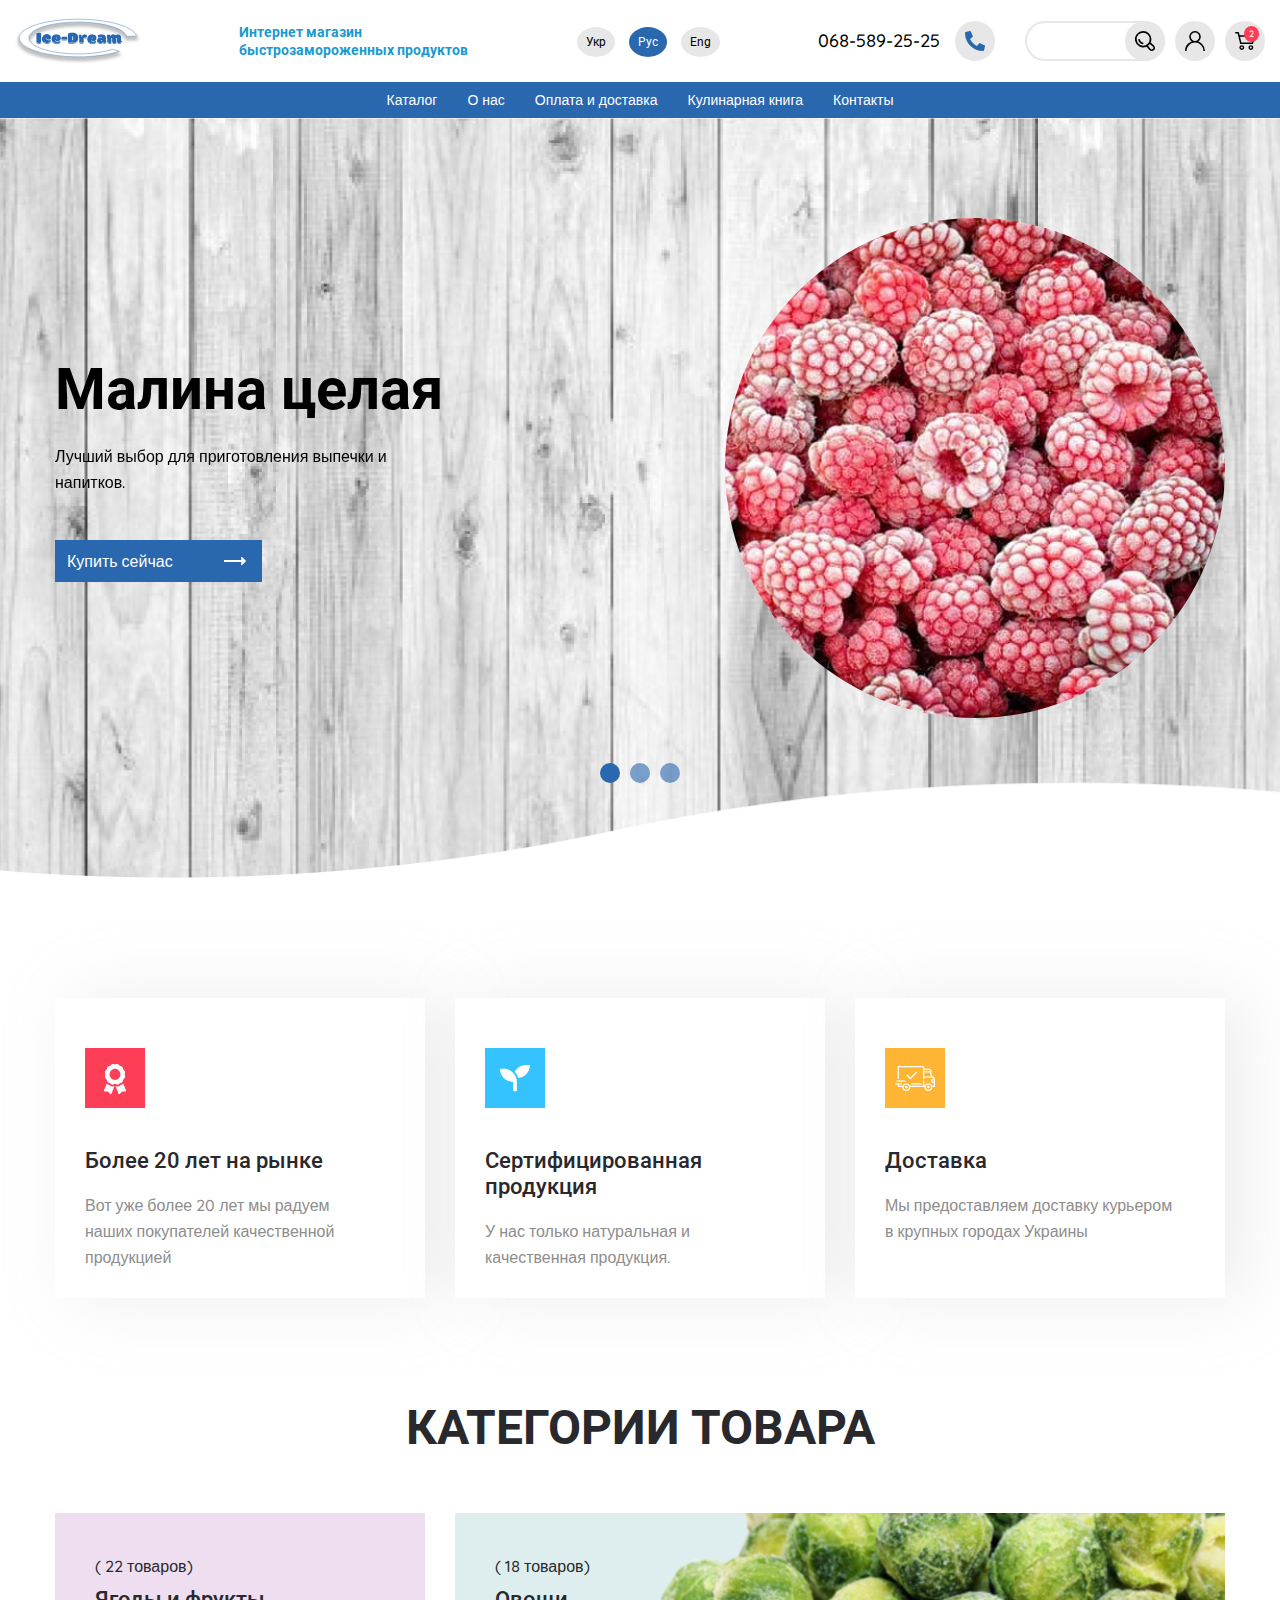
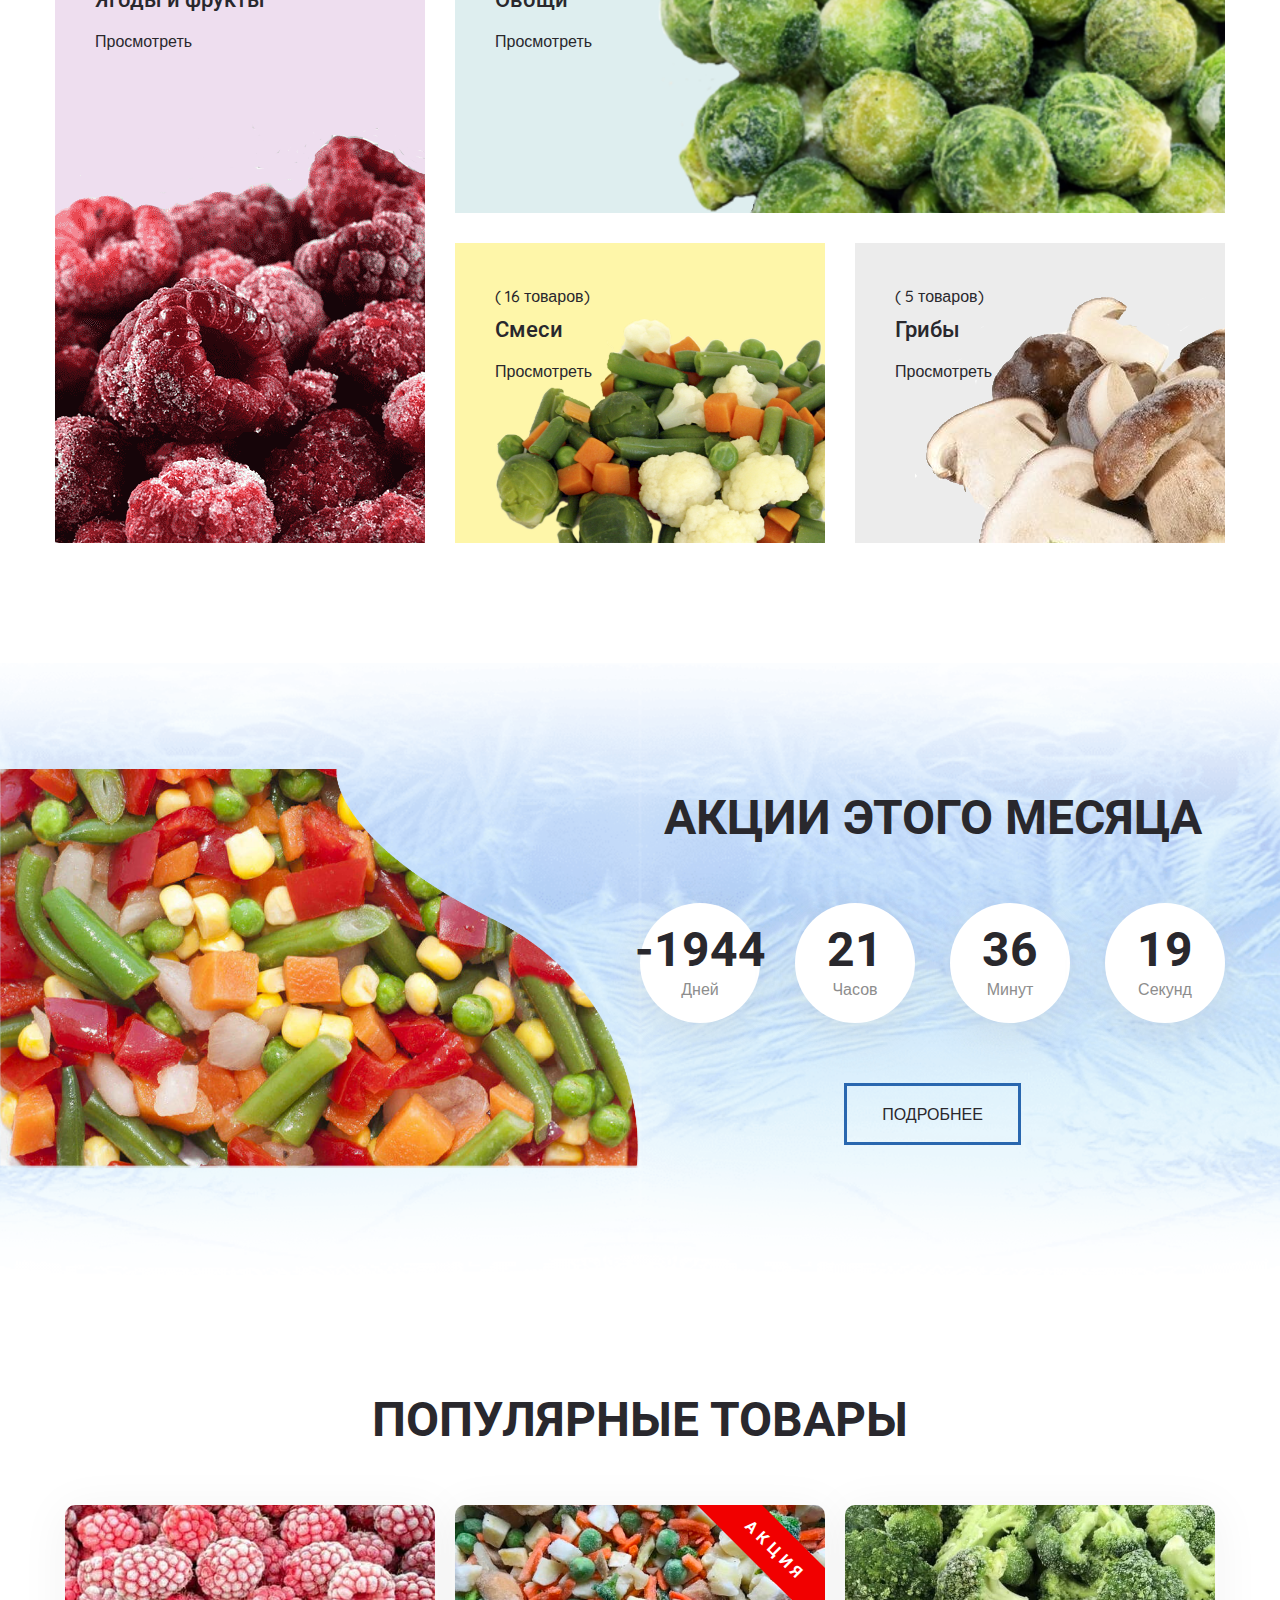
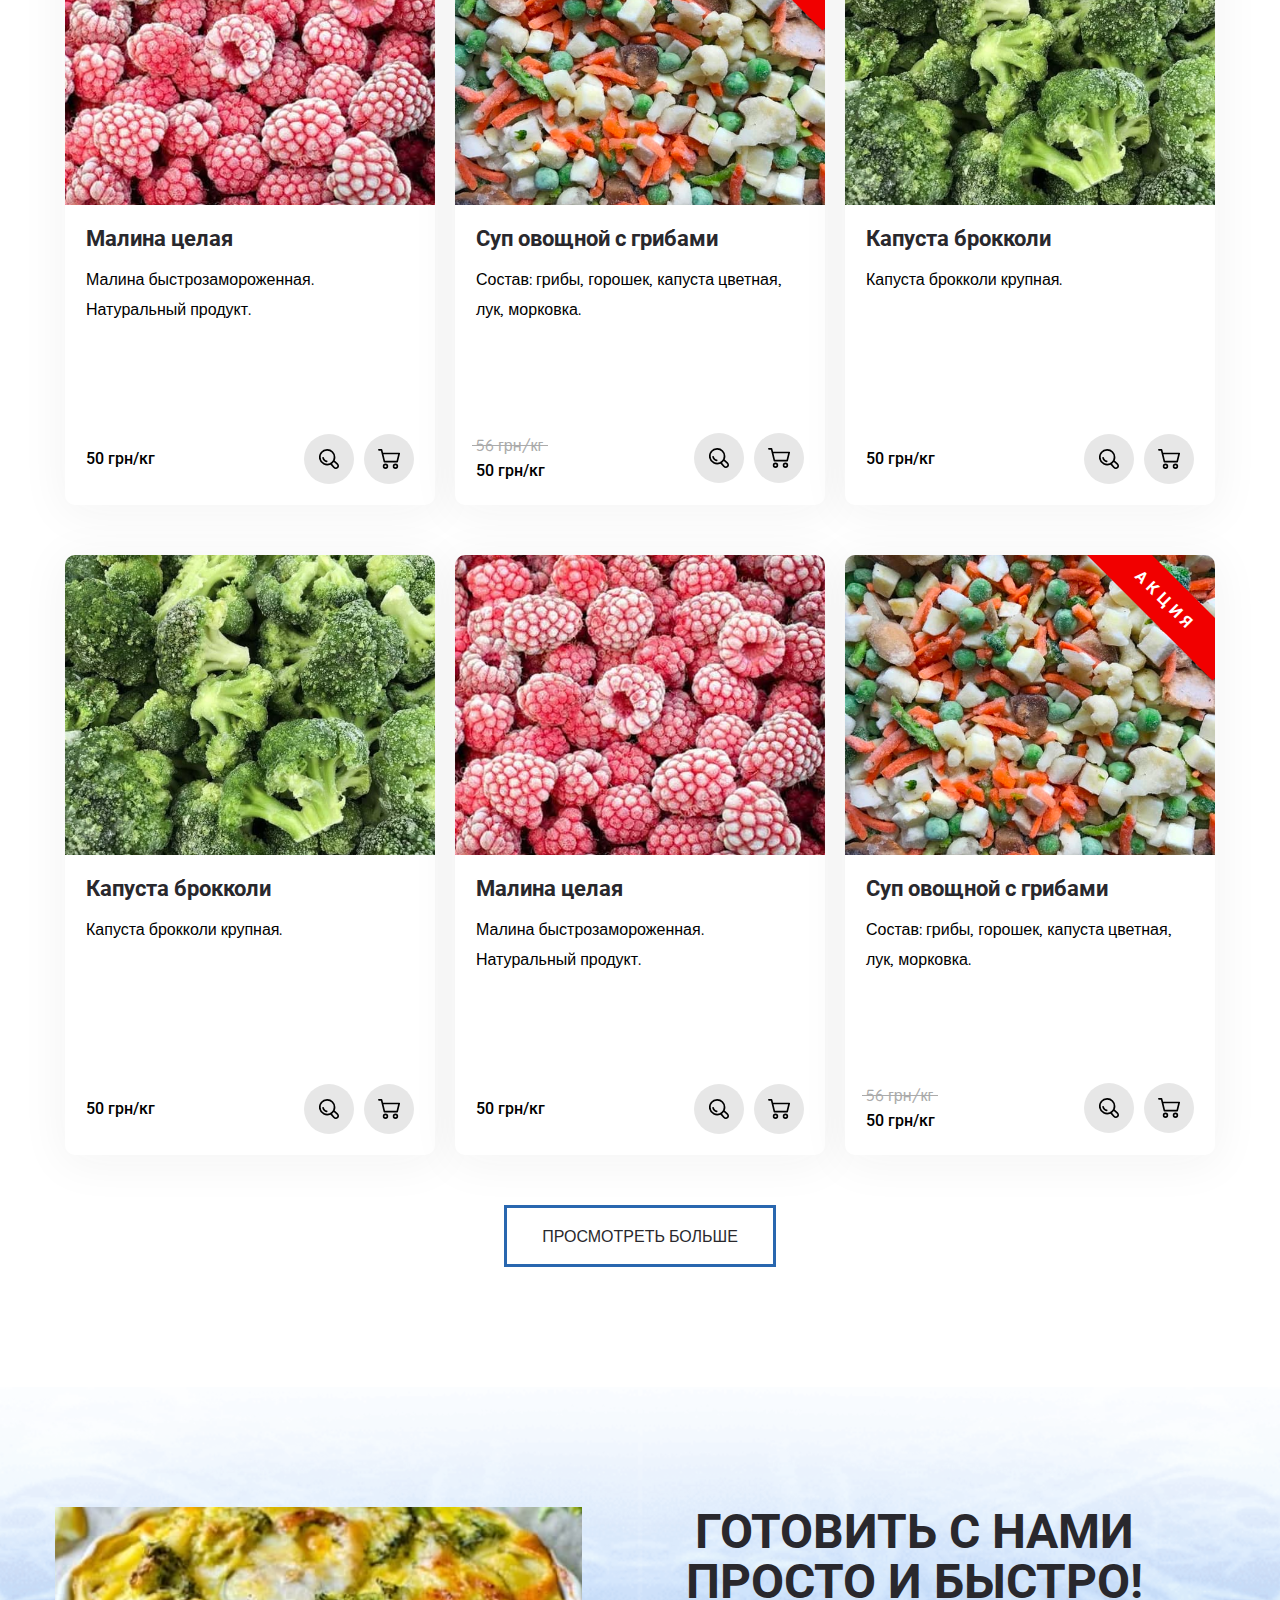
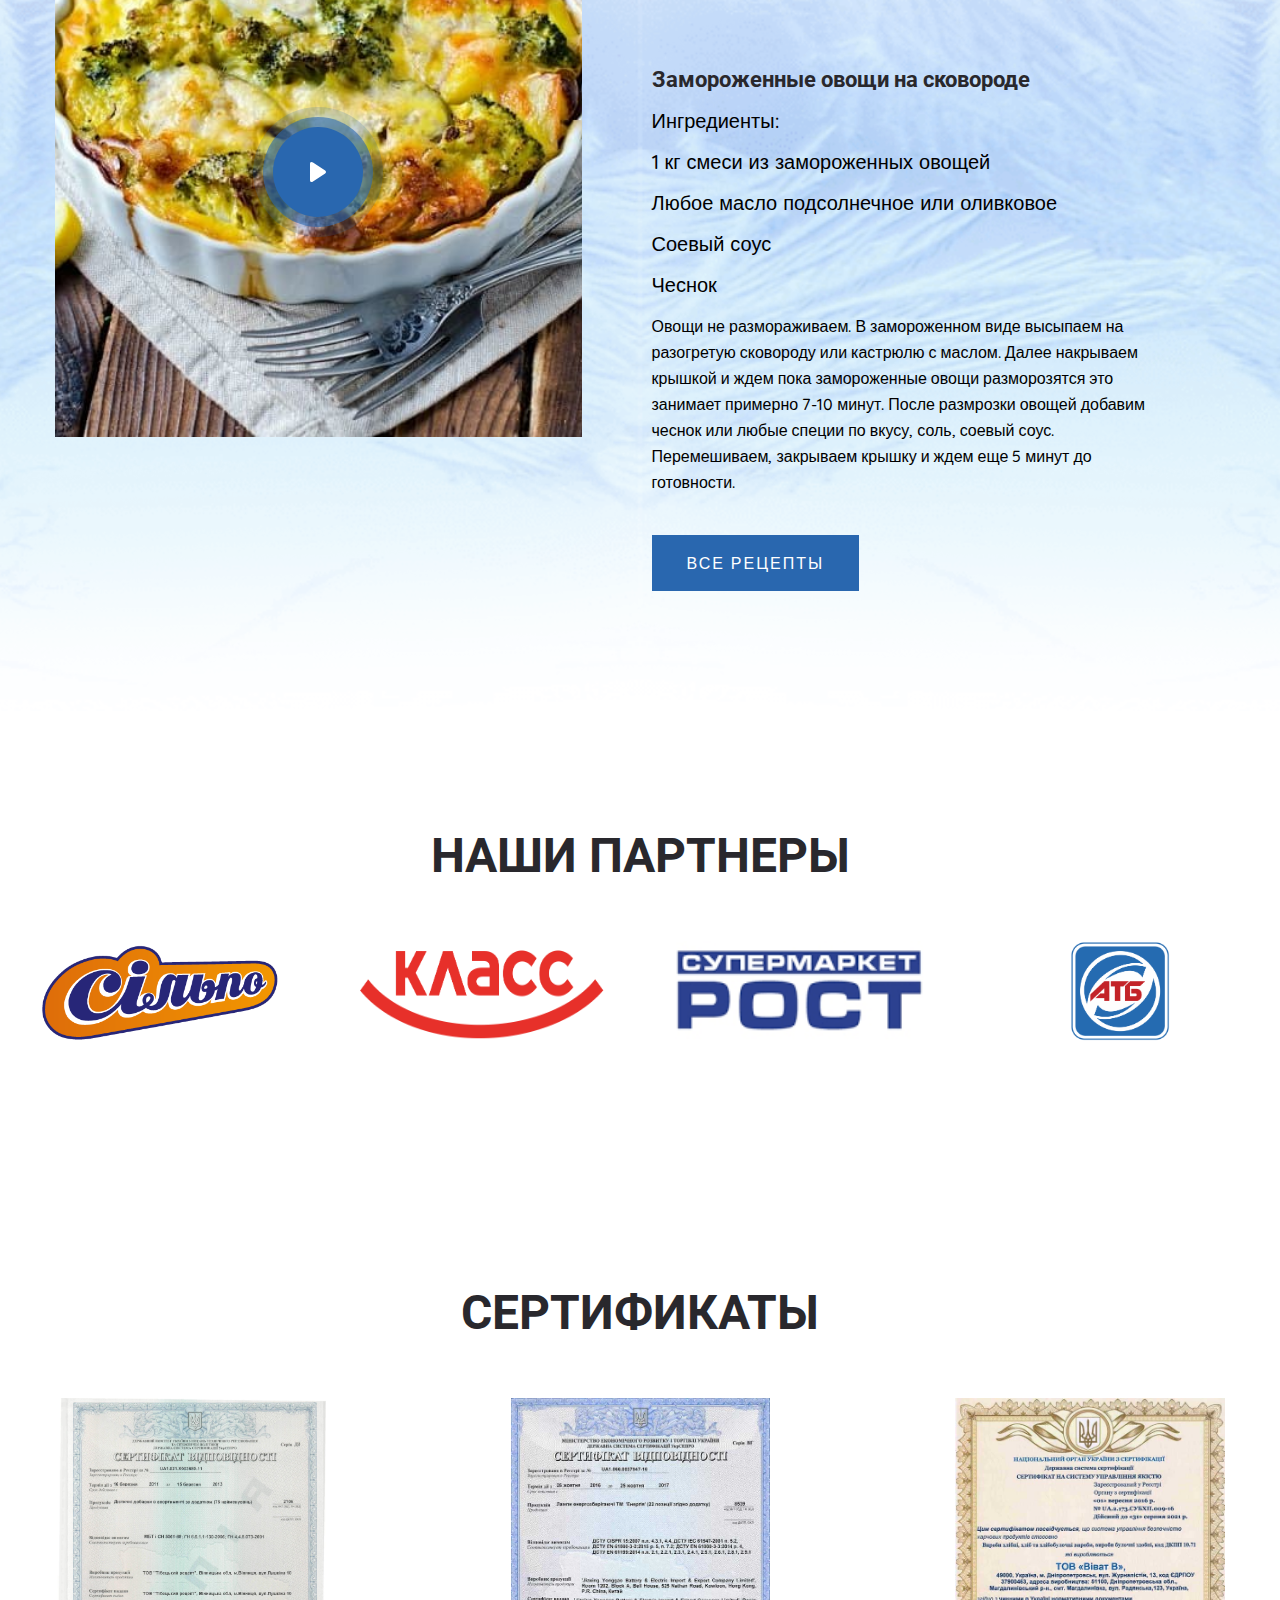
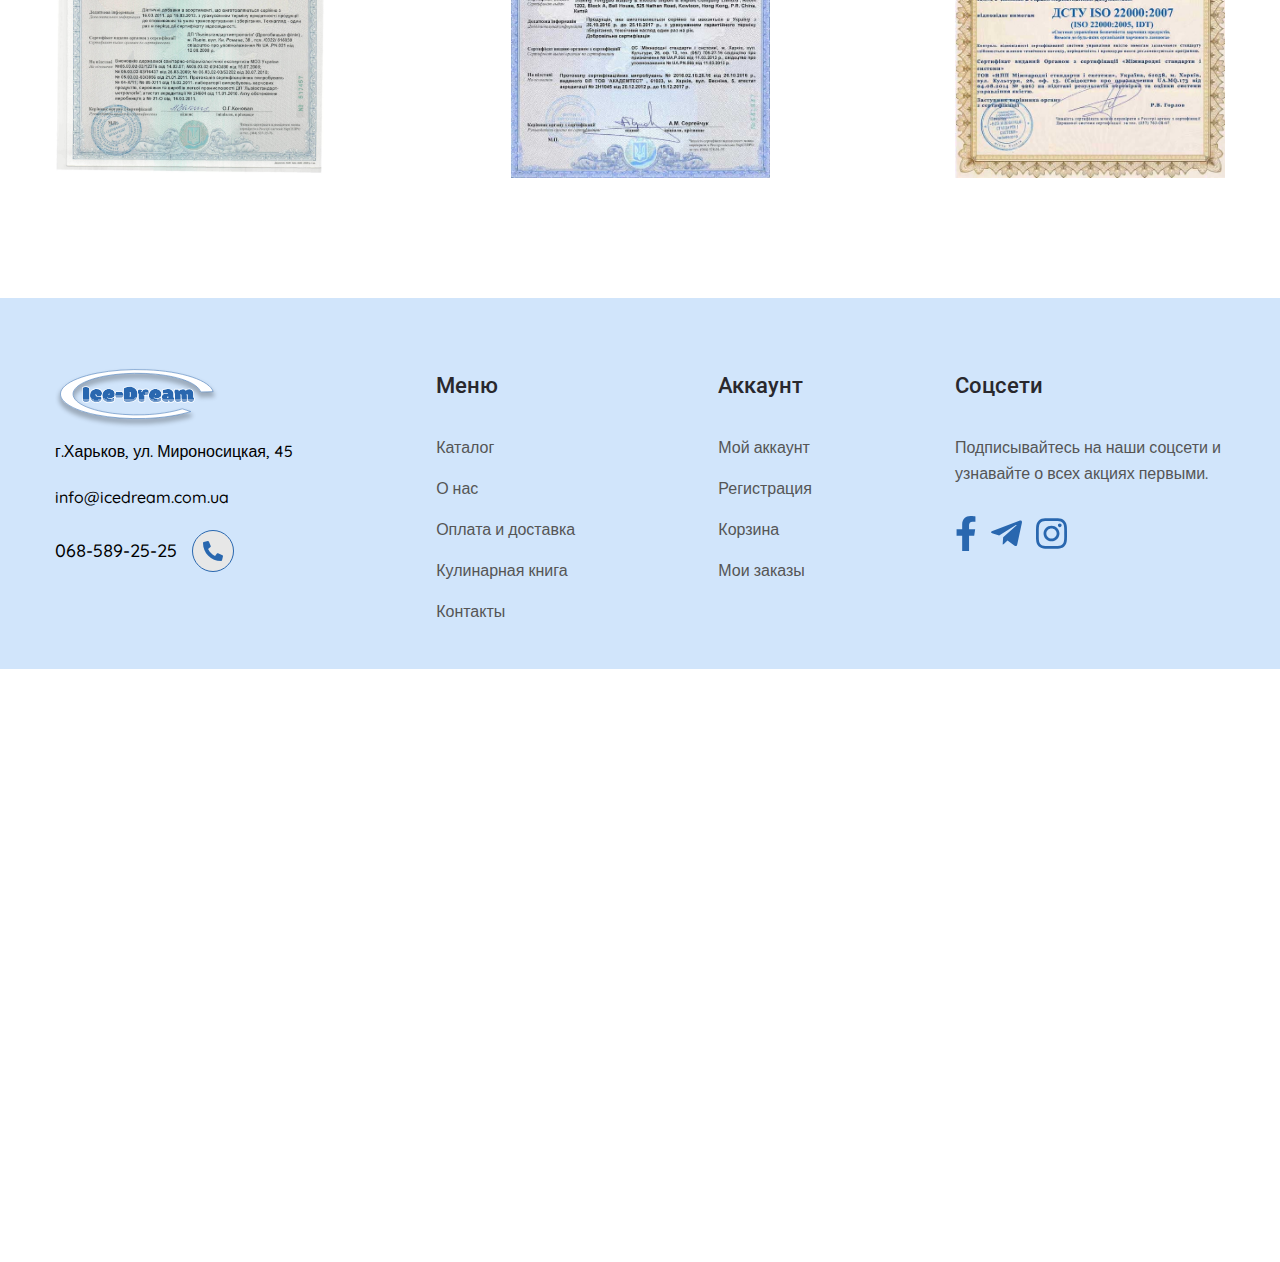
<file: index.html>
<!DOCTYPE html>
<html lang="ru">

<head>
  <meta charset="UTF-8">
  <meta name="viewport" content="width=device-width, initial-scale=1.0">
  <link rel="stylesheet" href="css/style.min.css">
  <title>Ice-Dream</title>
</head>

<body>
  <header class="header">
    <div class="header-top">
      <div class="header-top__wrapper">
        <div class="container">
          <div class="header-top__inner">
            <a class="logo" href="#">
              <img class="logo__img header-top__logo-img" src="images/icons/logo.svg" alt="logo">
            </a>
            <div class="header-top__text">
              Интернет магазин быстрозамороженных
              продуктов
            </div>
            <div class="leng">
              <a class="leng__link" href="#">Укр</a>
              <a class="leng__link leng__link--active" href="#">Рус</a>
              <a class="leng__link" href="#">Eng</a>
            </div>
            <div class="header-top__info">
              <div class="callback">
                <a class="callback__link" href="#tel:+380685892525">068-589-25-25</a>
                <a class="callback__btn-popup" href="#popup" data-modal="#popup">
                  <svg xmlns="http://www.w3.org/2000/svg" xmlns:xlink="http://www.w3.org/1999/xlink" width="40pt"
                    height="40pt" viewBox="0 0 40 40" version="1.1">
                    <g>
                      <path
                        d="M 38.859375 28.265625 L 30.109375 24.515625 C 29.339844 24.1875 28.449219 24.40625 27.921875 25.054688 L 24.046875 29.789062 C 17.964844 26.921875 13.070312 22.027344 10.203125 15.945312 L 14.9375 12.070312 C 15.585938 11.542969 15.804688 10.652344 15.476562 9.882812 L 11.726562 1.132812 C 11.363281 0.300781 10.460938 -0.152344 9.578125 0.046875 L 1.453125 1.921875 C 0.601562 2.117188 0 2.875 0 3.75 C 0 23.789062 16.242188 40 36.25 40 C 37.125 40 37.882812 39.398438 38.078125 38.546875 L 39.953125 30.421875 C 40.152344 29.535156 39.695312 28.628906 38.859375 28.265625 Z M 38.859375 28.265625 " />
                    </g>
                  </svg>
                </a>
              </div>
              <div class="header-top__account">
                <form class="search" action="#">
                  <div class="search__input-box">
                    <input class="search__input" type="text">
                  </div>
                  <button class="search__btn user-btn" type="submit">
                    <svg xmlns="http://www.w3.org/2000/svg" width="20" height="20.002" viewBox="0 0 15.28 15.281">
                      <path
                        d="M1547.7,72.076a0.617,0.617,0,0,1,.75.485,2.583,2.583,0,0,0,.78,1.489,3.036,3.036,0,0,0,1.49.777,0.636,0.636,0,0,1,.49.743,0.649,0.649,0,0,1-.72.515,4.21,4.21,0,0,1-2.14-1.13,4.164,4.164,0,0,1-1.13-2.136A0.6,0.6,0,0,1,1547.7,72.076ZM1550.98,66a6.267,6.267,0,0,1,6.28,6.257,6.136,6.136,0,0,1-.57,2.6l2.34,2.036c1.7,1.746.74,3.266,0.29,3.717-0.42.454-1.99,1.414-3.73-.292l-2.06-2.35A6.261,6.261,0,1,1,1550.98,66Zm5.55,13.517a1.352,1.352,0,0,0,1.88.226,1.313,1.313,0,0,0-.23-1.874l-2.16-1.88a6.236,6.236,0,0,1-1.37,1.34Zm-5.55-2.312a4.948,4.948,0,1,0-4.97-4.948A4.963,4.963,0,0,0,1550.98,77.2Z"
                        transform="translate(-1544.72 -66)" />
                    </svg>
                  </button>
                </form>
                <a class="header-top__user user-btn" href="#">
                  <svg xmlns="http://www.w3.org/2000/svg" width="20" height="20" viewBox="0 0 20 20">
                    <path
                      d="M1392.07,57.928a9.923,9.923,0,0,0-3.8-2.383,5.78,5.78,0,1,0-6.54,0A10.018,10.018,0,0,0,1375,65h1.56a8.44,8.44,0,0,1,16.88,0H1395A9.931,9.931,0,0,0,1392.07,57.928Zm-11.29-7.148A4.22,4.22,0,1,1,1385,55,4.222,4.222,0,0,1,1380.78,50.78Z"
                      transform="translate(-1375 -45)" />
                  </svg>
                </a>
                <div class="header-top__cart user-btn">
                  <a class="header-top__cart-link" href="#">
                    <svg xmlns="http://www.w3.org/2000/svg" width="22" height="20" viewBox="0 0 22 20">
                      <path
                        d="M1527.44,65a2.724,2.724,0,1,1,2.74-2.724A2.738,2.738,0,0,1,1527.44,65Zm0-3.814a1.09,1.09,0,1,0,1.09,1.09A1.094,1.094,0,0,0,1527.44,61.183Zm1.75-2.806h-12.81a0.823,0.823,0,0,1-.8-0.628l-2.68-11.115h-2.06a0.817,0.817,0,1,1,0-1.634h2.71a0.824,0.824,0,0,1,.8.627l0.74,3.078h16.1a0.818,0.818,0,0,1,.8,1.014l-2,8.038A0.822,0.822,0,0,1,1529.19,58.377Zm-12.16-1.635h11.52l1.59-6.4h-14.65ZM1517.48,65a2.724,2.724,0,1,1,2.74-2.724A2.738,2.738,0,0,1,1517.48,65Zm0-3.814a1.09,1.09,0,1,0,1.09,1.09A1.094,1.094,0,0,0,1517.48,61.183Z"
                        transform="translate(-1510 -45)" />
                    </svg>
                  </a>
                  <span class="header-top__cart-num">2</span>
                </div>
              </div>
              <div class="btn-menu">
                <span></span>
              </div>
            </div>
          </div>
        </div>
        <div class="menu-box">
          <nav class="menu">
            <ul class="menu__list">
              <li class="menu__item">
                <a class="menu__link" href="#">Каталог</a>
              </li>
              <li class="menu__item">
                <a class="menu__link" href="#">О нас</a>
              </li>
              <li class="menu__item">
                <a class="menu__link" href="#">Оплата и доставка</a>
              </li>
              <li class="menu__item">
                <a class="menu__link" href="#">Кулинарная книга</a>
              </li>
              <li class="menu__item">
                <a class="menu__link" href="#">Контакты</a>
              </li>
            </ul>
          </nav>
          <div class="menu-box__bottom">
            <div class="menu-box__user">
              <a class="menu-box__link" href="#">Вход</a>
              <span> / </span>
              <a class="menu-box__link" href="#">Регистрация</a>
            </div>
            <div class="leng">
              <a class="leng__link" href="#">Укр</a>
              <a class="leng__link leng__link--active" href="#">Рус</a>
              <a class="leng__link" href="#">Eng</a>
            </div>
          </div>
        </div>
      </div>
    </div>
    <div class="header-content">
      <div class="container-small">
        <div class="header-content__slider">
          <div class="header-content__item">
            <div class="header-content__item-wrapper">
              <div class="header-content__item-text">
                <div class="header-content__title">Малина целая</div>
                <p class="header-content__desc">Лучший выбор для приготовления выпечки и напитков.</p>
                <a class="header-content__link" href="#">Купить сейчас</a>
              </div>
              <div class="header-content__img-box">
                <img class="header-content__img" src="images/product/1.jpg" alt="product">
              </div>
            </div>
          </div>
          <div class="header-content__item">
            <div class="header-content__item-wrapper">
              <div class="header-content__item-text">
                <div class="header-content__title">Суп овощной с грибами</div>
                <p class="header-content__desc">Отличный вариант для быстрого приготовлния вкуснейшого овощного
                  супа.Только
                  натуральные продукты! </p>
                <a class="header-content__link" href="#">Купить сейчас</a>
              </div>
              <div class="header-content__img-box">
                <img class="header-content__img" src="images/product/2.jpg" alt="product">
              </div>
            </div>
          </div>
          <div class="header-content__item">
            <div class="header-content__item-wrapper">
              <div class="header-content__item-text">
                <div class="header-content__title">Капуста брокколи</div>
                <p class="header-content__desc">
                  Вкусная и полезная капуста в любое время года
                </p>
                <a class="header-content__link" href="#">Купить сейчас</a>
              </div>
              <div class="header-content__img-box">
                <img class="header-content__img" src="images/product/3.jpg" alt="product">
              </div>
            </div>
          </div>
        </div>
      </div>
    </div>
    <div class="popup" id="popup">
      <div class="popup__body">
        <div class="popup__content">
          <a class="popup__close" href="#" data-close="">X</a>
          <div class="popup__title">Мы Вам перезвоним:</div>
          <form class="popup__form" action="#">
            <input class="popup__input" type="text" placeholder="Ваше имя">
            <input class="popup__input popup__input--tel" type="tel" placeholder="Номер телефона">
            <button class="popup__btn btn" type="submit">Позвонить мне</button>
          </form>
        </div>
      </div>
    </div>
  </header>

  <main class="main">
    <section class="categories">
      <div class="categories__container">
        <div class="container-small">
          <div class="categories__info">
            <div class="categories__info-item categories__info-item--exper">
              <div class="categories__info-title">Более 20 лет на рынке</div>
              <p class="categories__info-text">
                Вот уже более 20 лет мы радуем наших покупателей качественной продукцией
              </p>
            </div>
            <div class="categories__info-item categories__info-item--certif">
              <div class="categories__info-title">Сертифицированная продукция</div>
              <p class="categories__info-text">
                У нас только натуральная и качественная продукция.
              </p>
            </div>
            <div class="categories__info-item categories__info-item--deliv">
              <div class="categories__info-title">Доставка</div>
              <p class="categories__info-text">
                Мы предоставляем доставку курьером в крупных городах Украины
              </p>
            </div>
          </div>
          <h5 class="title">Категории товара</h5>
          <div class="categories__items">
            <a class="categories__item categories__item--berries" href="#"
              style="background-image: url('images/product/1.png');">
              <span class="categories__num">
                ( <span>22</span> товаров)
              </span>
              <div class="categories__item-title">Ягоды и фрукты</div>
              <span class="categories__item-link">Просмотреть</span>
            </a>
            <a class="categories__item categories__item--vegetables" href="#"
              style="background-image: url('images/product/2.png');">
              <span class="categories__num">
                ( <span>18</span> товаров)
              </span>
              <div class="categories__item-title">Овощи</div>
              <span class="categories__item-link">Просмотреть</span>
            </a>
            <a class="categories__item categories__item--mix" href="#"
              style="background-image: url('images/product/3.png');">
              <span class="categories__num">
                ( <span>16</span> товаров)
              </span>
              <div class="categories__item-title">Смеси</div>
              <span class="categories__item-link">Просмотреть</span>
            </a>
            <a class="categories__item categories__item--mushrooms" href="#"
              style="background-image: url('images/product/4.png');">
              <span class="categories__num">
                ( <span>5</span> товаров)
              </span>
              <div class="categories__item-title">Грибы</div>
              <span class="categories__item-link">Просмотреть</span>
            </a>
          </div>
        </div>
      </div>
    </section>

    <section class="sale">
      <div class="sale__container">
        <div class="container-small">
          <div class="sale__inner">
            <h5 class="title">АКЦИИ ЭТОГО МЕСЯЦА</h5>
            <div class="sale__counter" id="sale-counter" data-time="'2021-03-31'">
              <div class="sale__counter-num">
                <span class="sale__counter-days sale__counter-time">128</span>
                <div class="sale__counter-text">Дней</div>
              </div>
              <div class="sale__counter-num">
                <span class="sale__counter-hours sale__counter-time"></span>
                <div class="sale__counter-text">Часов</div>
              </div>
              <div class="sale__counter-num">
                <span class="sale__counter-minutes sale__counter-time"></span>
                <div class="sale__counter-text">Минут</div>
              </div>
              <div class="sale__counter-num">
                <span class="sale__counter-seconds sale__counter-time"></span>
                <div class="sale__counter-text">Секунд</div>
              </div>
            </div>
            <a class="link-btn sale__link" href="#">ПОДРОБНЕЕ</a>
          </div>
        </div>
      </div>
    </section>

    <section class="product">
      <div class="container-small">
        <h5 class="title">ПОПУЛЯРНЫЕ ТОВАРЫ</h5>
        <div class="product__inner" id="product__inner">
          <div class="product__item-box">
            <div class="product-item">
              <a class="product-item__img-box" href="#">
                <img class="product-item__img" src="images/product/1.jpg" alt="product"/>
              </a>
              <div class="product-item__content">
                <div class="product-item__descr">
                  <div class="product-item__title">Малина целая</div>
                  <div class="product-item__text">
                    Малина быстрозамороженная. Натуральный продукт.
                  </div>
                </div>
                <div class="product-item__info">
                  <div class="product-item__price">
                    <span class="product-item__price-num">50 грн/кг</span>
                  </div>
                  <a class="product-item__search" href="#">
                    <svg xmlns="http://www.w3.org/2000/svg" width="20" height="20.002" viewBox="0 0 15.28 15.281">
                      <path
                        d="M1547.7,72.076a0.617,0.617,0,0,1,.75.485,2.583,2.583,0,0,0,.78,1.489,3.036,3.036,0,0,0,1.49.777,0.636,0.636,0,0,1,.49.743,0.649,0.649,0,0,1-.72.515,4.21,4.21,0,0,1-2.14-1.13,4.164,4.164,0,0,1-1.13-2.136A0.6,0.6,0,0,1,1547.7,72.076ZM1550.98,66a6.267,6.267,0,0,1,6.28,6.257,6.136,6.136,0,0,1-.57,2.6l2.34,2.036c1.7,1.746.74,3.266,0.29,3.717-0.42.454-1.99,1.414-3.73-.292l-2.06-2.35A6.261,6.261,0,1,1,1550.98,66Zm5.55,13.517a1.352,1.352,0,0,0,1.88.226,1.313,1.313,0,0,0-.23-1.874l-2.16-1.88a6.236,6.236,0,0,1-1.37,1.34Zm-5.55-2.312a4.948,4.948,0,1,0-4.97-4.948A4.963,4.963,0,0,0,1550.98,77.2Z"
                        transform="translate(-1544.72 -66)" />
                    </svg>
                  </a>
                  <button class="product-item__btn">
                    <svg xmlns="http://www.w3.org/2000/svg" width="22" height="20" viewBox="0 0 22 20">
                      <path
                        d="M1527.44,65a2.724,2.724,0,1,1,2.74-2.724A2.738,2.738,0,0,1,1527.44,65Zm0-3.814a1.09,1.09,0,1,0,1.09,1.09A1.094,1.094,0,0,0,1527.44,61.183Zm1.75-2.806h-12.81a0.823,0.823,0,0,1-.8-0.628l-2.68-11.115h-2.06a0.817,0.817,0,1,1,0-1.634h2.71a0.824,0.824,0,0,1,.8.627l0.74,3.078h16.1a0.818,0.818,0,0,1,.8,1.014l-2,8.038A0.822,0.822,0,0,1,1529.19,58.377Zm-12.16-1.635h11.52l1.59-6.4h-14.65ZM1517.48,65a2.724,2.724,0,1,1,2.74-2.724A2.738,2.738,0,0,1,1517.48,65Zm0-3.814a1.09,1.09,0,1,0,1.09,1.09A1.094,1.094,0,0,0,1517.48,61.183Z"
                        transform="translate(-1510 -45)" />
                    </svg>
                  </button>
                </div>
              </div>
            </div>
          </div>
          <div class="product__item-box">
            <div class="product-item">
              <a class="product-item__img-box" href="#">
                <img class="product-item__img" src="images/product/2.jpg" alt="product"/>
                <span class="product-item__promo">Акция</span>
              </a>
              <div class="product-item__content">
                <div class="product-item__descr">
                  <div class="product-item__title">Суп овощной с грибами</div>
                  <div class="product-item__text">
                    Состав: грибы, горошек, капуста цветная, лук, морковка.
                  </div>
                </div>
                <div class="product-item__info">
                  <div class="product-item__price">
                    <span class="product-item__price-promo">56 грн/кг</span>
                    <span class="product-item__price-num">50 грн/кг</span>
                  </div>
                  <a class="product-item__search" href="#">
                    <svg xmlns="http://www.w3.org/2000/svg" width="20" height="20.002" viewBox="0 0 15.28 15.281">
                      <path
                        d="M1547.7,72.076a0.617,0.617,0,0,1,.75.485,2.583,2.583,0,0,0,.78,1.489,3.036,3.036,0,0,0,1.49.777,0.636,0.636,0,0,1,.49.743,0.649,0.649,0,0,1-.72.515,4.21,4.21,0,0,1-2.14-1.13,4.164,4.164,0,0,1-1.13-2.136A0.6,0.6,0,0,1,1547.7,72.076ZM1550.98,66a6.267,6.267,0,0,1,6.28,6.257,6.136,6.136,0,0,1-.57,2.6l2.34,2.036c1.7,1.746.74,3.266,0.29,3.717-0.42.454-1.99,1.414-3.73-.292l-2.06-2.35A6.261,6.261,0,1,1,1550.98,66Zm5.55,13.517a1.352,1.352,0,0,0,1.88.226,1.313,1.313,0,0,0-.23-1.874l-2.16-1.88a6.236,6.236,0,0,1-1.37,1.34Zm-5.55-2.312a4.948,4.948,0,1,0-4.97-4.948A4.963,4.963,0,0,0,1550.98,77.2Z"
                        transform="translate(-1544.72 -66)" />
                    </svg>
                  </a>
                  <button class="product-item__btn">
                    <svg xmlns="http://www.w3.org/2000/svg" width="22" height="20" viewBox="0 0 22 20">
                      <path
                        d="M1527.44,65a2.724,2.724,0,1,1,2.74-2.724A2.738,2.738,0,0,1,1527.44,65Zm0-3.814a1.09,1.09,0,1,0,1.09,1.09A1.094,1.094,0,0,0,1527.44,61.183Zm1.75-2.806h-12.81a0.823,0.823,0,0,1-.8-0.628l-2.68-11.115h-2.06a0.817,0.817,0,1,1,0-1.634h2.71a0.824,0.824,0,0,1,.8.627l0.74,3.078h16.1a0.818,0.818,0,0,1,.8,1.014l-2,8.038A0.822,0.822,0,0,1,1529.19,58.377Zm-12.16-1.635h11.52l1.59-6.4h-14.65ZM1517.48,65a2.724,2.724,0,1,1,2.74-2.724A2.738,2.738,0,0,1,1517.48,65Zm0-3.814a1.09,1.09,0,1,0,1.09,1.09A1.094,1.094,0,0,0,1517.48,61.183Z"
                        transform="translate(-1510 -45)" />
                    </svg>
                  </button>
                </div>
              </div>
            </div>
          </div>
          <div class="product__item-box">
            <div class="product-item">
              <a class="product-item__img-box" href="#">
                <img class="product-item__img" src="images/product/3.jpg" alt="product"/>
              </a>
              <div class="product-item__content">
                <div class="product-item__descr">
                  <div class="product-item__title">Капуста брокколи</div>
                  <div class="product-item__text">
                    Капуста брокколи крупная.
                  </div>
                </div>
                <div class="product-item__info">
                  <div class="product-item__price">
                    <span class="product-item__price-num">50 грн/кг</span>
                  </div>
                  <a class="product-item__search" href="#">
                    <svg xmlns="http://www.w3.org/2000/svg" width="20" height="20.002" viewBox="0 0 15.28 15.281">
                      <path
                        d="M1547.7,72.076a0.617,0.617,0,0,1,.75.485,2.583,2.583,0,0,0,.78,1.489,3.036,3.036,0,0,0,1.49.777,0.636,0.636,0,0,1,.49.743,0.649,0.649,0,0,1-.72.515,4.21,4.21,0,0,1-2.14-1.13,4.164,4.164,0,0,1-1.13-2.136A0.6,0.6,0,0,1,1547.7,72.076ZM1550.98,66a6.267,6.267,0,0,1,6.28,6.257,6.136,6.136,0,0,1-.57,2.6l2.34,2.036c1.7,1.746.74,3.266,0.29,3.717-0.42.454-1.99,1.414-3.73-.292l-2.06-2.35A6.261,6.261,0,1,1,1550.98,66Zm5.55,13.517a1.352,1.352,0,0,0,1.88.226,1.313,1.313,0,0,0-.23-1.874l-2.16-1.88a6.236,6.236,0,0,1-1.37,1.34Zm-5.55-2.312a4.948,4.948,0,1,0-4.97-4.948A4.963,4.963,0,0,0,1550.98,77.2Z"
                        transform="translate(-1544.72 -66)" />
                    </svg>
                  </a>
                  <button class="product-item__btn">
                    <svg xmlns="http://www.w3.org/2000/svg" width="22" height="20" viewBox="0 0 22 20">
                      <path
                        d="M1527.44,65a2.724,2.724,0,1,1,2.74-2.724A2.738,2.738,0,0,1,1527.44,65Zm0-3.814a1.09,1.09,0,1,0,1.09,1.09A1.094,1.094,0,0,0,1527.44,61.183Zm1.75-2.806h-12.81a0.823,0.823,0,0,1-.8-0.628l-2.68-11.115h-2.06a0.817,0.817,0,1,1,0-1.634h2.71a0.824,0.824,0,0,1,.8.627l0.74,3.078h16.1a0.818,0.818,0,0,1,.8,1.014l-2,8.038A0.822,0.822,0,0,1,1529.19,58.377Zm-12.16-1.635h11.52l1.59-6.4h-14.65ZM1517.48,65a2.724,2.724,0,1,1,2.74-2.724A2.738,2.738,0,0,1,1517.48,65Zm0-3.814a1.09,1.09,0,1,0,1.09,1.09A1.094,1.094,0,0,0,1517.48,61.183Z"
                        transform="translate(-1510 -45)" />
                    </svg>
                  </button>
                </div>
              </div>
            </div>
          </div>
          <div class="product__item-box">
            <div class="product-item">
              <a class="product-item__img-box" href="#">
                <img class="product-item__img" src="images/product/3.jpg" alt="product"/>
              </a>
              <div class="product-item__content">
                <div class="product-item__descr">
                  <div class="product-item__title">Капуста брокколи</div>
                  <div class="product-item__text">
                    Капуста брокколи крупная.
                  </div>
                </div>
                <div class="product-item__info">
                  <div class="product-item__price">
                    <span class="product-item__price-num">50 грн/кг</span>
                  </div>
                  <a class="product-item__search" href="#">
                    <svg xmlns="http://www.w3.org/2000/svg" width="20" height="20.002" viewBox="0 0 15.28 15.281">
                      <path
                        d="M1547.7,72.076a0.617,0.617,0,0,1,.75.485,2.583,2.583,0,0,0,.78,1.489,3.036,3.036,0,0,0,1.49.777,0.636,0.636,0,0,1,.49.743,0.649,0.649,0,0,1-.72.515,4.21,4.21,0,0,1-2.14-1.13,4.164,4.164,0,0,1-1.13-2.136A0.6,0.6,0,0,1,1547.7,72.076ZM1550.98,66a6.267,6.267,0,0,1,6.28,6.257,6.136,6.136,0,0,1-.57,2.6l2.34,2.036c1.7,1.746.74,3.266,0.29,3.717-0.42.454-1.99,1.414-3.73-.292l-2.06-2.35A6.261,6.261,0,1,1,1550.98,66Zm5.55,13.517a1.352,1.352,0,0,0,1.88.226,1.313,1.313,0,0,0-.23-1.874l-2.16-1.88a6.236,6.236,0,0,1-1.37,1.34Zm-5.55-2.312a4.948,4.948,0,1,0-4.97-4.948A4.963,4.963,0,0,0,1550.98,77.2Z"
                        transform="translate(-1544.72 -66)" />
                    </svg>
                  </a>
                  <button class="product-item__btn">
                    <svg xmlns="http://www.w3.org/2000/svg" width="22" height="20" viewBox="0 0 22 20">
                      <path
                        d="M1527.44,65a2.724,2.724,0,1,1,2.74-2.724A2.738,2.738,0,0,1,1527.44,65Zm0-3.814a1.09,1.09,0,1,0,1.09,1.09A1.094,1.094,0,0,0,1527.44,61.183Zm1.75-2.806h-12.81a0.823,0.823,0,0,1-.8-0.628l-2.68-11.115h-2.06a0.817,0.817,0,1,1,0-1.634h2.71a0.824,0.824,0,0,1,.8.627l0.74,3.078h16.1a0.818,0.818,0,0,1,.8,1.014l-2,8.038A0.822,0.822,0,0,1,1529.19,58.377Zm-12.16-1.635h11.52l1.59-6.4h-14.65ZM1517.48,65a2.724,2.724,0,1,1,2.74-2.724A2.738,2.738,0,0,1,1517.48,65Zm0-3.814a1.09,1.09,0,1,0,1.09,1.09A1.094,1.094,0,0,0,1517.48,61.183Z"
                        transform="translate(-1510 -45)" />
                    </svg>
                  </button>
                </div>
              </div>
            </div>
          </div>
          <div class="product__item-box">
            <div class="product-item">
              <a class="product-item__img-box" href="#">
                <img class="product-item__img" src="images/product/1.jpg" alt="product"/>
              </a>
              <div class="product-item__content">
                <div class="product-item__descr">
                  <div class="product-item__title">Малина целая</div>
                  <div class="product-item__text">
                    Малина быстрозамороженная. Натуральный продукт.
                  </div>
                </div>
                <div class="product-item__info">
                  <div class="product-item__price">
                    <span class="product-item__price-num">50 грн/кг</span>
                  </div>
                  <a class="product-item__search" href="#">
                    <svg xmlns="http://www.w3.org/2000/svg" width="20" height="20.002" viewBox="0 0 15.28 15.281">
                      <path
                        d="M1547.7,72.076a0.617,0.617,0,0,1,.75.485,2.583,2.583,0,0,0,.78,1.489,3.036,3.036,0,0,0,1.49.777,0.636,0.636,0,0,1,.49.743,0.649,0.649,0,0,1-.72.515,4.21,4.21,0,0,1-2.14-1.13,4.164,4.164,0,0,1-1.13-2.136A0.6,0.6,0,0,1,1547.7,72.076ZM1550.98,66a6.267,6.267,0,0,1,6.28,6.257,6.136,6.136,0,0,1-.57,2.6l2.34,2.036c1.7,1.746.74,3.266,0.29,3.717-0.42.454-1.99,1.414-3.73-.292l-2.06-2.35A6.261,6.261,0,1,1,1550.98,66Zm5.55,13.517a1.352,1.352,0,0,0,1.88.226,1.313,1.313,0,0,0-.23-1.874l-2.16-1.88a6.236,6.236,0,0,1-1.37,1.34Zm-5.55-2.312a4.948,4.948,0,1,0-4.97-4.948A4.963,4.963,0,0,0,1550.98,77.2Z"
                        transform="translate(-1544.72 -66)" />
                    </svg>
                  </a>
                  <button class="product-item__btn">
                    <svg xmlns="http://www.w3.org/2000/svg" width="22" height="20" viewBox="0 0 22 20">
                      <path
                        d="M1527.44,65a2.724,2.724,0,1,1,2.74-2.724A2.738,2.738,0,0,1,1527.44,65Zm0-3.814a1.09,1.09,0,1,0,1.09,1.09A1.094,1.094,0,0,0,1527.44,61.183Zm1.75-2.806h-12.81a0.823,0.823,0,0,1-.8-0.628l-2.68-11.115h-2.06a0.817,0.817,0,1,1,0-1.634h2.71a0.824,0.824,0,0,1,.8.627l0.74,3.078h16.1a0.818,0.818,0,0,1,.8,1.014l-2,8.038A0.822,0.822,0,0,1,1529.19,58.377Zm-12.16-1.635h11.52l1.59-6.4h-14.65ZM1517.48,65a2.724,2.724,0,1,1,2.74-2.724A2.738,2.738,0,0,1,1517.48,65Zm0-3.814a1.09,1.09,0,1,0,1.09,1.09A1.094,1.094,0,0,0,1517.48,61.183Z"
                        transform="translate(-1510 -45)" />
                    </svg>
                  </button>
                </div>
              </div>
            </div>
          </div>
          <div class="product__item-box">
            <div class="product-item">
              <a class="product-item__img-box" href="#">
                <img class="product-item__img" src="images/product/2.jpg" alt="product"/>
                <span class="product-item__promo">Акция</span>
              </a>
              <div class="product-item__content">
                <div class="product-item__descr">
                  <div class="product-item__title">Суп овощной с грибами</div>
                  <div class="product-item__text">
                    Состав: грибы, горошек, капуста цветная, лук, морковка.
                  </div>
                </div>
                <div class="product-item__info">
                  <div class="product-item__price">
                    <span class="product-item__price-promo">56 грн/кг</span>
                    <span class="product-item__price-num">50 грн/кг</span>
                  </div>
                  <a class="product-item__search" href="#">
                    <svg xmlns="http://www.w3.org/2000/svg" width="20" height="20.002" viewBox="0 0 15.28 15.281">
                      <path
                        d="M1547.7,72.076a0.617,0.617,0,0,1,.75.485,2.583,2.583,0,0,0,.78,1.489,3.036,3.036,0,0,0,1.49.777,0.636,0.636,0,0,1,.49.743,0.649,0.649,0,0,1-.72.515,4.21,4.21,0,0,1-2.14-1.13,4.164,4.164,0,0,1-1.13-2.136A0.6,0.6,0,0,1,1547.7,72.076ZM1550.98,66a6.267,6.267,0,0,1,6.28,6.257,6.136,6.136,0,0,1-.57,2.6l2.34,2.036c1.7,1.746.74,3.266,0.29,3.717-0.42.454-1.99,1.414-3.73-.292l-2.06-2.35A6.261,6.261,0,1,1,1550.98,66Zm5.55,13.517a1.352,1.352,0,0,0,1.88.226,1.313,1.313,0,0,0-.23-1.874l-2.16-1.88a6.236,6.236,0,0,1-1.37,1.34Zm-5.55-2.312a4.948,4.948,0,1,0-4.97-4.948A4.963,4.963,0,0,0,1550.98,77.2Z"
                        transform="translate(-1544.72 -66)" />
                    </svg>
                  </a>
                  <button class="product-item__btn">
                    <svg xmlns="http://www.w3.org/2000/svg" width="22" height="20" viewBox="0 0 22 20">
                      <path
                        d="M1527.44,65a2.724,2.724,0,1,1,2.74-2.724A2.738,2.738,0,0,1,1527.44,65Zm0-3.814a1.09,1.09,0,1,0,1.09,1.09A1.094,1.094,0,0,0,1527.44,61.183Zm1.75-2.806h-12.81a0.823,0.823,0,0,1-.8-0.628l-2.68-11.115h-2.06a0.817,0.817,0,1,1,0-1.634h2.71a0.824,0.824,0,0,1,.8.627l0.74,3.078h16.1a0.818,0.818,0,0,1,.8,1.014l-2,8.038A0.822,0.822,0,0,1,1529.19,58.377Zm-12.16-1.635h11.52l1.59-6.4h-14.65ZM1517.48,65a2.724,2.724,0,1,1,2.74-2.724A2.738,2.738,0,0,1,1517.48,65Zm0-3.814a1.09,1.09,0,1,0,1.09,1.09A1.094,1.094,0,0,0,1517.48,61.183Z"
                        transform="translate(-1510 -45)" />
                    </svg>
                  </button>
                </div>
              </div>
            </div>
          </div>

        </div>
        <a href="#" class="link-btn">ПРОСМОТРЕТЬ БОЛЬШЕ</a>
      </div>
    </section>

    <section class="cooking">
      <div class="container-small">
        <div class="cooking__inner">
          <a class="cooking__link" data-fancybox href="https://www.youtube.com/watch?v=dwTxeKkg8Uc"
            style="background-image: url('images/cooking.jpg');">
            <img class="cooking__link-img" src="images/icons/play.svg" alt="play">
          </a>
          <div class="cooking__content">
            <h5 class="title cooking__title">Готовить с нами просто и быстро!</h5>
            <div class="cooking__subtitle">Замороженные овощи на сковороде</div>
            <ul class="cooking__list">
              <li class="cooking__item">Ингредиенты:</li>
              <li class="cooking__item">1 кг смеси из замороженных овощей</li>
              <li class="cooking__item">Любое масло подсолнечное или оливковое</li>
              <li class="cooking__item">Соевый соус</li>
              <li class="cooking__item">Чеснок</li>
            </ul>
            <p class="cooking__text">
              Овощи не размораживаем. В замороженном виде высыпаем на разогретую сковороду или кастрюлю с маслом. Далее
              накрываем
              крышкой и ждем пока замороженные овощи разморозятся это занимает примерно 7-10 минут. После размрозки
              овощей добавим
              чеснок или любые специи по вкусу, соль, соевый соус. Перемешиваем, закрываем крышку и ждем еще 5 минут до
              готовности.
            </p>
            <a class="cooking__content-link btn" href="#">все рецепты</a>
          </div>
        </div>
      </div>
    </section>

    <section class="partners">
      <h5 class="title">наши партнеры</h5>
      <div class="partners__inner">
        <div class="partners__img-box">
          <img class="partners__img" src="images/partners/1.png" alt="psrtners">
        </div>
        <div class="partners__img-box">
          <img class="partners__img" src="images/partners/2.png" alt="psrtners">
        </div>
        <div class="partners__img-box">
          <img class="partners__img" src="images/partners/3.png" alt="psrtners">
        </div>
        <div class="partners__img-box">
          <img class="partners__img" src="images/partners/4.png" alt="psrtners">
        </div>
        <div class="partners__img-box">
          <img class="partners__img" src="images/partners/5.png" alt="psrtners">
        </div>
        <div class="partners__img-box">
          <img class="partners__img" src="images/partners/1.png" alt="psrtners">
        </div>
        <div class="partners__img-box">
          <img class="partners__img" src="images/partners/2.png" alt="psrtners">
        </div>
      </div>
    </section>

    <section class="certificates">
      <div class="certificates__wrapper">
        <div class="container-small">
          <h5 class="title">сертификаты</h5>
          <div class="certificates__inner">
            <div class="cortificates__item">
              <a class="certificates__link" href="images/sertificates.jpg" data-fancybox='images' data-height="1365">
                <img class="certificates__img" src="images/sertificates.jpg" alt="certificates">
              </a>
            </div>
            <div class="cortificates__item">
              <a class="certificates__link" href="images/sertificates1.jpg" data-fancybox='images' data-height="1365">
                <img class="certificates__img" src="images/sertificates1.jpg" alt="certificates">
              </a>
            </div>
            <div class="cortificates__item">
              <a class="certificates__link" href="images/sertificates3.jpg" data-fancybox='images' data-height="1365">
                <img class="certificates__img" src="images/sertificates3.jpg" alt="certificates">
              </a>
            </div>
          </div>
        </div>
      </div>
    </section>
  </main>

  <footer class="footer">
    <div class="container-small">
      <div class="footer__items">
        <div class="footer__item footer__info">
          <a class="logo" href="#">
            <img class="logo__img footer__logo-img" src="images/icons/logo.svg" alt="logo">
          </a>
          <p class="footer__addres">
            г.Харьков, ул. Мироносицкая, 45
          </p>
          <a class="footer__email" href="#mailto:arktikashop@gmail.com">info@icedream.com.ua</a>
          <div class="callback">
            <a class="callback__link" href="#tel:+380685892525">068-589-25-25</a>
            <a class="callback__btn-popup footer__btn-popup" href="#" data-modal="#popup">
              <svg xmlns="http://www.w3.org/2000/svg" xmlns:xlink="http://www.w3.org/1999/xlink" width="40pt"
                height="40pt" viewBox="0 0 40 40" version="1.1">
                <g>
                  <path
                    d="M 38.859375 28.265625 L 30.109375 24.515625 C 29.339844 24.1875 28.449219 24.40625 27.921875 25.054688 L 24.046875 29.789062 C 17.964844 26.921875 13.070312 22.027344 10.203125 15.945312 L 14.9375 12.070312 C 15.585938 11.542969 15.804688 10.652344 15.476562 9.882812 L 11.726562 1.132812 C 11.363281 0.300781 10.460938 -0.152344 9.578125 0.046875 L 1.453125 1.921875 C 0.601562 2.117188 0 2.875 0 3.75 C 0 23.789062 16.242188 40 36.25 40 C 37.125 40 37.882812 39.398438 38.078125 38.546875 L 39.953125 30.421875 C 40.152344 29.535156 39.695312 28.628906 38.859375 28.265625 Z M 38.859375 28.265625 " />
                </g>
              </svg>
            </a>
          </div>
        </div>
        <div class="footer__item footer__menu">
          <div class="footer__title">Меню</div>
          <ul class="footer__list">
            <li class="footer__list-item">
              <a class="footer__link" href="#">Каталог</a>
            </li>
            <li class="footer__list-item">
              <a class="footer__link" href="#">О нас</a>
            </li>
            <li class="footer__list-item">
              <a class="footer__link" href="#">Оплата и доставка</a>
            </li>
            <li class="footer__list-item">
              <a class="footer__link" href="#">Кулинарная книга</a>
            </li>
            <li class="footer__list-item">
              <a class="footer__link" href="#">Контакты</a>
            </li>
          </ul>
        </div>
        <div class="footer__item footer__user">
          <div class="footer__title">Аккаунт</div>
          <ul class="footer__list">
            <li class="footer__list-item">
              <a class="footer__link" href="#">Мой аккаунт</a>
            </li>
            <li class="footer__list-item">
              <a class="footer__link" href="#">Регистрация</a>
            </li>
            <li class="footer__list-item">
              <a class="footer__link" href="#">Корзина</a>
            </li>
            <li class="footer__list-item">
              <a class="footer__link" href="#">Мои заказы</a>
            </li>
          </ul>
        </div>
        <div class="footer__item footer__social">
          <div class="footer__title">Соцсети</div>
          <p class="footer__text">
            Подписывайтесь на наши соцсети и узнавайте о всех акциях первыми.
          </p>
          <div class="social">
            <a class="social__link" href="#">
              <svg width="22" height="35" viewBox="0 0 22 35" fill="none" xmlns="http://www.w3.org/2000/svg">
                <path
                  d="M19.1914 19.6875L20.168 13.3516H14.0547V9.24219C14.0547 7.51172 14.9102 5.82031 17.6484 5.82031H20.4258V0.429688C20.4258 0.429688 17.9062 0 15.4922 0C10.4609 0 7.16797 3.03516 7.16797 8.52734V13.3516H1.57422V19.6875H7.16797V35H14.0547V19.6875H19.1914Z" />
              </svg>
            </a>
            <a class="social__link" href="#">
              <svg width="31" height="35" viewBox="0 0 31 35" fill="none" xmlns="http://www.w3.org/2000/svg">
                <g clip-path="url(#clip0)">
                  <path
                    d="M30.9101 6.74219L26.2305 28.5313C25.8789 30.0703 24.9609 30.4531 23.6523 29.7305L16.5234 24.5391L13.0859 27.8086C12.7031 28.1836 12.3867 28.5 11.6523 28.5L12.164 21.3281L25.375 9.53516C25.9492 9.03125 25.25 8.75 24.4805 9.25781L8.15233 19.4141L1.12108 17.2422C-0.410172 16.7695 -0.437516 15.7305 1.43748 15.0039L28.9375 4.53906C30.2109 4.06641 31.3242 4.82031 30.9101 6.74219Z" />
                </g>
                <defs>
                  <clipPath>
                    <rect width="31" height="35" fill="white" />
                  </clipPath>
                </defs>
              </svg>
            </a>
            <a class="social__link" href="#">
              <svg width="31" height="35" viewBox="0 0 31 35" fill="none" xmlns="http://www.w3.org/2000/svg">
                <g clip-path="url(#clip0)">
                  <path
                    d="M15.5078 9.64062C11.1055 9.64062 7.55469 13.1445 7.55469 17.4922C7.55469 21.8398 11.1055 25.3477 15.5078 25.3477C19.9062 25.3477 23.457 21.8398 23.457 17.4922C23.457 13.1445 19.9062 9.64062 15.5078 9.64062ZM15.5078 22.6016C12.6641 22.6016 10.3398 20.3086 10.3398 17.4922C10.3398 14.6758 12.6562 12.3867 15.5078 12.3867C18.3594 12.3867 20.6758 14.6758 20.6758 17.4922C20.6758 20.3086 18.3516 22.6016 15.5078 22.6016ZM25.6367 9.31641C25.6367 10.3359 24.8086 11.1484 23.7812 11.1484C22.75 11.1484 21.9297 10.3281 21.9297 9.31641C21.9297 8.30469 22.7578 7.48438 23.7812 7.48438C24.8086 7.48438 25.6367 8.30469 25.6367 9.31641ZM30.9023 11.1758C30.7852 8.72266 30.2188 6.54688 28.3984 4.75781C26.5859 2.96484 24.3867 2.40625 21.9023 2.28125C19.3398 2.14062 11.668 2.14062 9.10547 2.28125C6.62891 2.39844 4.42969 2.96094 2.60938 4.75C0.789062 6.54297 0.226562 8.71484 0.105469 11.1719C-0.0429688 13.6992 -0.0429688 21.2812 0.105469 23.8086C0.222656 26.2656 0.789062 28.4375 2.60938 30.2305C4.42969 32.0195 6.62109 32.5781 9.10547 32.7031C11.668 32.8477 19.3398 32.8477 21.9023 32.7031C24.3867 32.5859 26.5859 32.0273 28.3984 30.2305C30.2109 28.4375 30.7773 26.2656 30.9023 23.8086C31.0469 21.2812 31.0469 13.707 30.9023 11.1758ZM27.5938 26.5234C27.0547 27.8633 26.0117 28.8945 24.6484 29.4375C22.6055 30.2344 17.7617 30.0508 15.5078 30.0508C13.25 30.0508 8.40234 30.2305 6.36719 29.4375C5.01172 28.9023 3.96484 27.8711 3.41797 26.5234C2.60938 24.5078 2.79688 19.7227 2.79688 17.4922C2.79688 15.2656 2.61719 10.4727 3.41797 8.46094C3.95703 7.125 5.00391 6.08984 6.36719 5.55078C8.40625 4.75 13.25 4.9375 15.5078 4.9375C17.7617 4.9375 22.6133 4.75781 24.6484 5.55078C26.0039 6.08594 27.0508 7.11719 27.5938 8.46094C28.4062 10.4805 28.2188 15.2656 28.2188 17.4922C28.2188 19.7227 28.4062 24.5156 27.5938 26.5234Z" />
                </g>
                <defs>
                  <clipPath>
                    <rect width="31" height="35" fill="white" />
                  </clipPath>
                </defs>
              </svg>
            </a>
          </div>
        </div>
      </div>
    </div>
  </footer>


  <script src="js/main.min.js"></script>
</body>

</html>
</file>
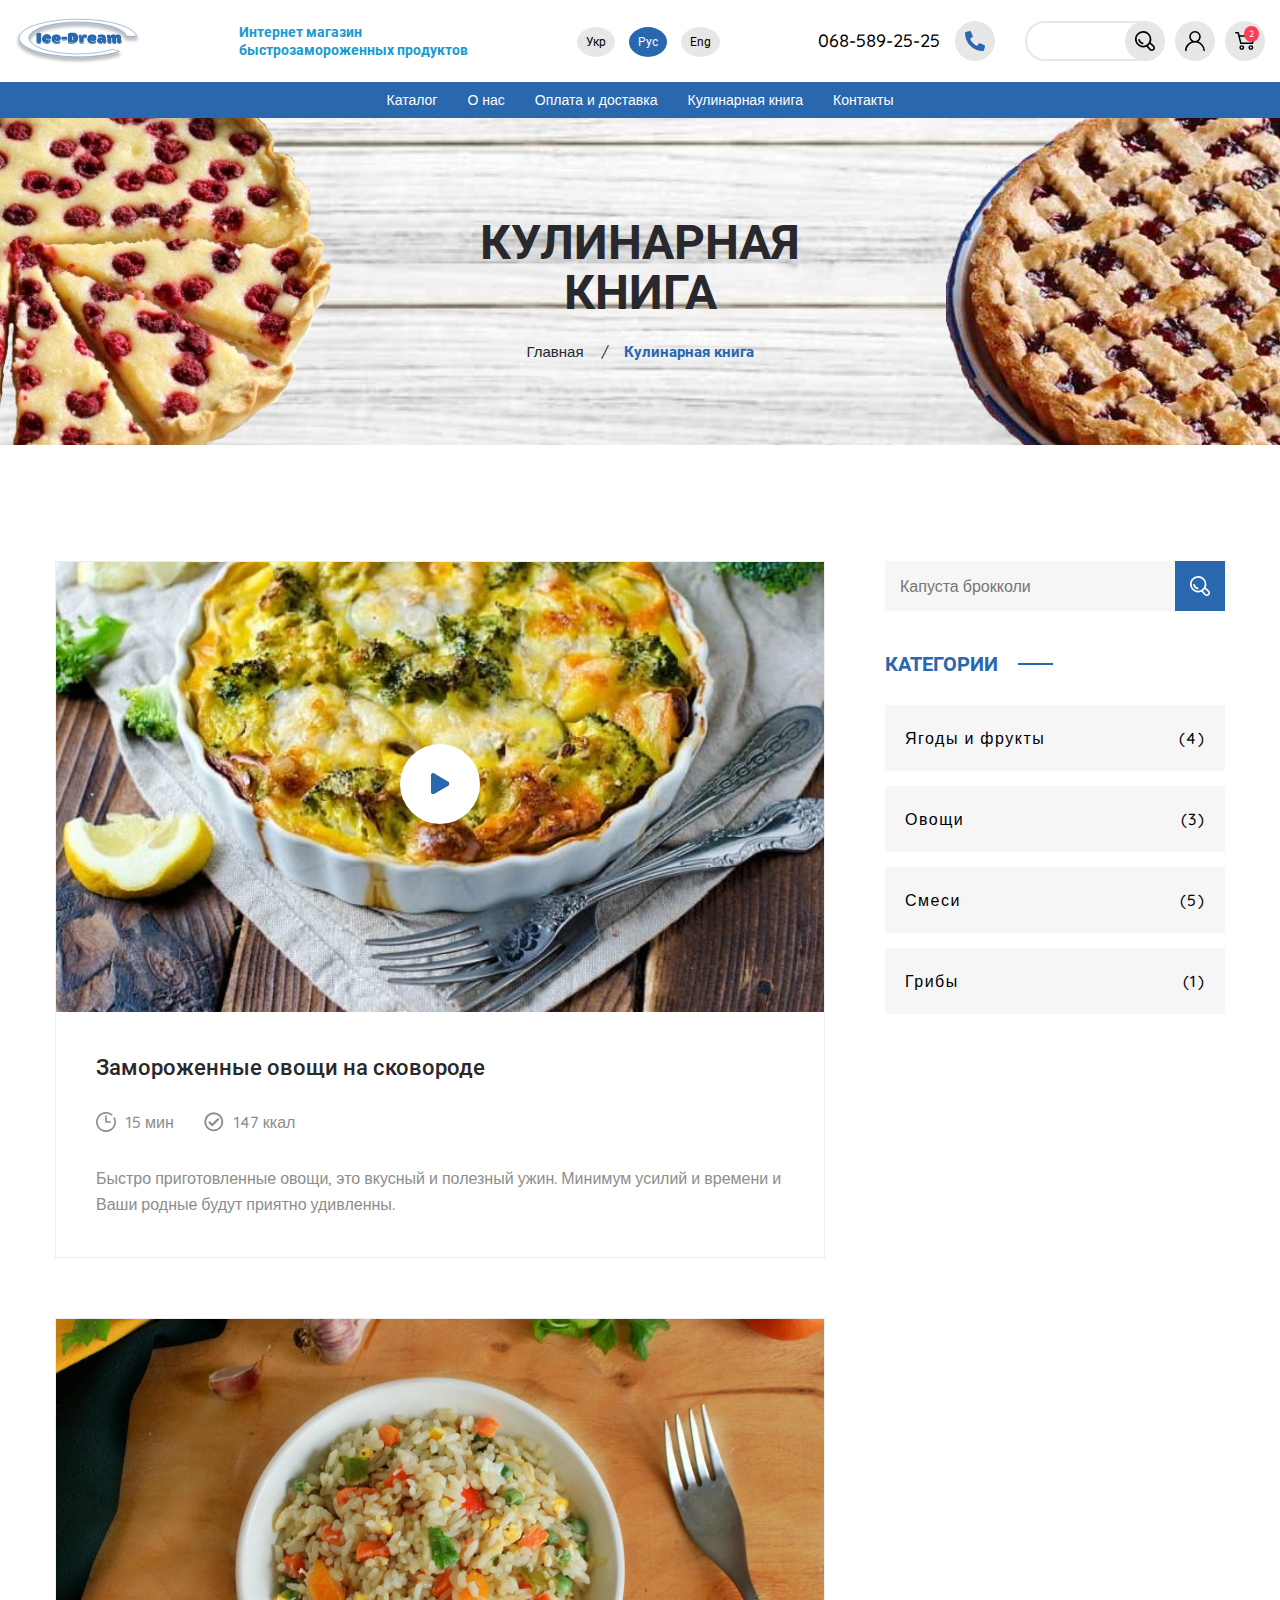
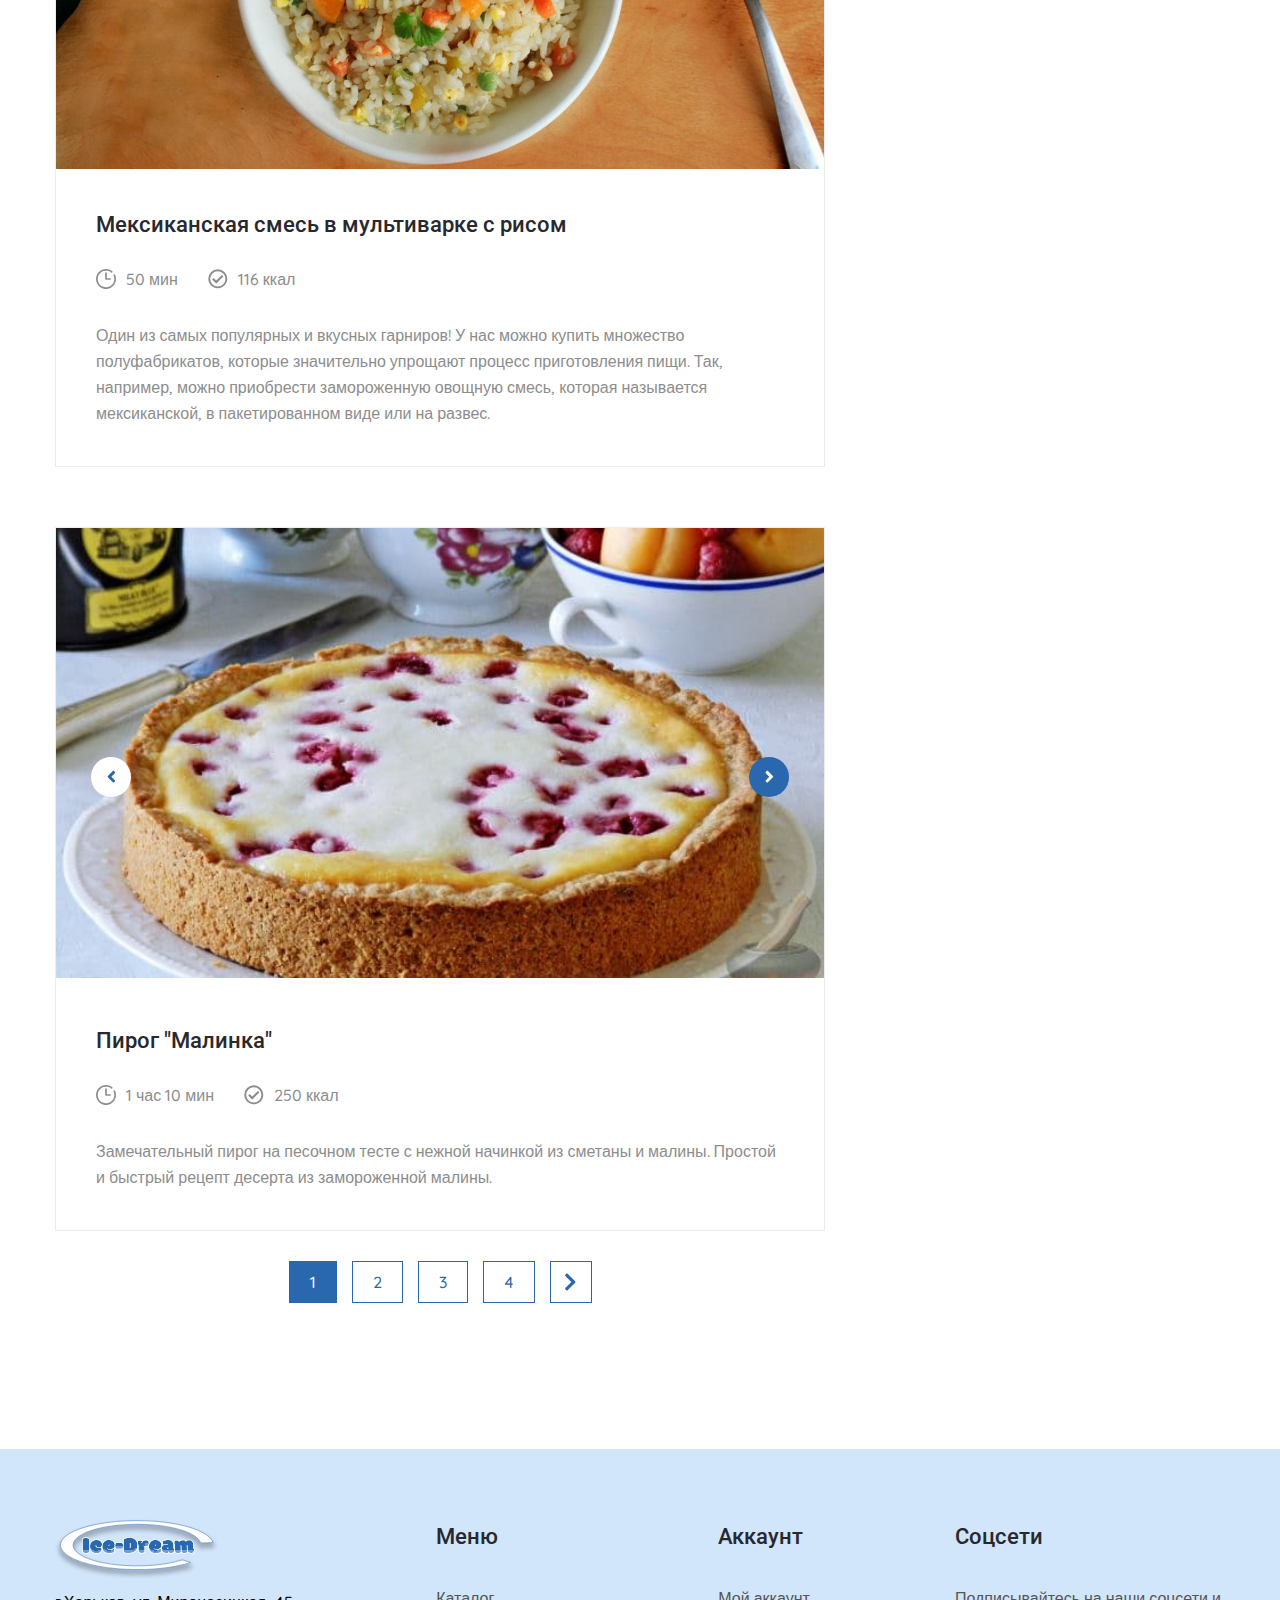
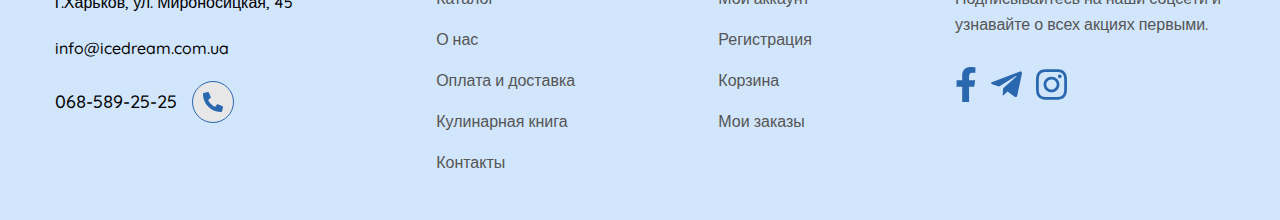
<file: blog.html>
<!DOCTYPE html>
<html lang="ru">

<head>
  <meta charset="UTF-8">
  <meta name="viewport" content="width=device-width, initial-scale=1.0">
  <link rel="stylesheet" href="css/style.min.css">
  <title>Ice-Dream</title>
</head>

<body>
  <header class="header">
    <div class="header-top">
      <div class="header-top__wrapper">
        <div class="container">
          <div class="header-top__inner">
            <a class="logo" href="#">
              <img class="logo__img header-top__logo-img" src="images/icons/logo.svg" alt="logo">
            </a>
            <div class="header-top__text">
              Интернет магазин быстрозамороженных
              продуктов
            </div>
            <div class="leng">
              <a class="leng__link" href="#">Укр</a>
              <a class="leng__link leng__link--active" href="#">Рус</a>
              <a class="leng__link" href="#">Eng</a>
            </div>
            <div class="header-top__info">
              <div class="callback">
                <a class="callback__link" href="#tel:+380685892525">068-589-25-25</a>
                <a class="callback__btn-popup" href="#popup" data-modal="#popup">
                  <svg xmlns="http://www.w3.org/2000/svg" xmlns:xlink="http://www.w3.org/1999/xlink" width="40pt"
                    height="40pt" viewBox="0 0 40 40" version="1.1">
                    <g>
                      <path
                        d="M 38.859375 28.265625 L 30.109375 24.515625 C 29.339844 24.1875 28.449219 24.40625 27.921875 25.054688 L 24.046875 29.789062 C 17.964844 26.921875 13.070312 22.027344 10.203125 15.945312 L 14.9375 12.070312 C 15.585938 11.542969 15.804688 10.652344 15.476562 9.882812 L 11.726562 1.132812 C 11.363281 0.300781 10.460938 -0.152344 9.578125 0.046875 L 1.453125 1.921875 C 0.601562 2.117188 0 2.875 0 3.75 C 0 23.789062 16.242188 40 36.25 40 C 37.125 40 37.882812 39.398438 38.078125 38.546875 L 39.953125 30.421875 C 40.152344 29.535156 39.695312 28.628906 38.859375 28.265625 Z M 38.859375 28.265625 " />
                    </g>
                  </svg>
                </a>
              </div>
              <div class="header-top__account">
                <form class="search" action="#">
                  <div class="search__input-box">
                    <input class="search__input" type="text">
                  </div>
                  <button class="search__btn user-btn" type="submit">
                    <svg xmlns="http://www.w3.org/2000/svg" width="20" height="20.002" viewBox="0 0 15.28 15.281">
                      <path
                        d="M1547.7,72.076a0.617,0.617,0,0,1,.75.485,2.583,2.583,0,0,0,.78,1.489,3.036,3.036,0,0,0,1.49.777,0.636,0.636,0,0,1,.49.743,0.649,0.649,0,0,1-.72.515,4.21,4.21,0,0,1-2.14-1.13,4.164,4.164,0,0,1-1.13-2.136A0.6,0.6,0,0,1,1547.7,72.076ZM1550.98,66a6.267,6.267,0,0,1,6.28,6.257,6.136,6.136,0,0,1-.57,2.6l2.34,2.036c1.7,1.746.74,3.266,0.29,3.717-0.42.454-1.99,1.414-3.73-.292l-2.06-2.35A6.261,6.261,0,1,1,1550.98,66Zm5.55,13.517a1.352,1.352,0,0,0,1.88.226,1.313,1.313,0,0,0-.23-1.874l-2.16-1.88a6.236,6.236,0,0,1-1.37,1.34Zm-5.55-2.312a4.948,4.948,0,1,0-4.97-4.948A4.963,4.963,0,0,0,1550.98,77.2Z"
                        transform="translate(-1544.72 -66)" />
                    </svg>
                  </button>
                </form>
                <a class="header-top__user user-btn" href="#">
                  <svg xmlns="http://www.w3.org/2000/svg" width="20" height="20" viewBox="0 0 20 20">
                    <path
                      d="M1392.07,57.928a9.923,9.923,0,0,0-3.8-2.383,5.78,5.78,0,1,0-6.54,0A10.018,10.018,0,0,0,1375,65h1.56a8.44,8.44,0,0,1,16.88,0H1395A9.931,9.931,0,0,0,1392.07,57.928Zm-11.29-7.148A4.22,4.22,0,1,1,1385,55,4.222,4.222,0,0,1,1380.78,50.78Z"
                      transform="translate(-1375 -45)" />
                  </svg>
                </a>
                <div class="header-top__cart user-btn">
                  <a class="header-top__cart-link" href="#">
                    <svg xmlns="http://www.w3.org/2000/svg" width="22" height="20" viewBox="0 0 22 20">
                      <path
                        d="M1527.44,65a2.724,2.724,0,1,1,2.74-2.724A2.738,2.738,0,0,1,1527.44,65Zm0-3.814a1.09,1.09,0,1,0,1.09,1.09A1.094,1.094,0,0,0,1527.44,61.183Zm1.75-2.806h-12.81a0.823,0.823,0,0,1-.8-0.628l-2.68-11.115h-2.06a0.817,0.817,0,1,1,0-1.634h2.71a0.824,0.824,0,0,1,.8.627l0.74,3.078h16.1a0.818,0.818,0,0,1,.8,1.014l-2,8.038A0.822,0.822,0,0,1,1529.19,58.377Zm-12.16-1.635h11.52l1.59-6.4h-14.65ZM1517.48,65a2.724,2.724,0,1,1,2.74-2.724A2.738,2.738,0,0,1,1517.48,65Zm0-3.814a1.09,1.09,0,1,0,1.09,1.09A1.094,1.094,0,0,0,1517.48,61.183Z"
                        transform="translate(-1510 -45)" />
                    </svg>
                  </a>
                  <span class="header-top__cart-num">2</span>
                </div>
              </div>
              <div class="btn-menu">
                <span></span>
              </div>
            </div>
          </div>
        </div>
        <div class="menu-box">
          <nav class="menu">
            <ul class="menu__list">
              <li class="menu__item">
                <a class="menu__link" href="#">Каталог</a>
              </li>
              <li class="menu__item">
                <a class="menu__link" href="#">О нас</a>
              </li>
              <li class="menu__item">
                <a class="menu__link" href="#">Оплата и доставка</a>
              </li>
              <li class="menu__item">
                <a class="menu__link" href="#">Кулинарная книга</a>
              </li>
              <li class="menu__item">
                <a class="menu__link" href="#">Контакты</a>
              </li>
            </ul>
          </nav>
          <div class="menu-box__bottom">
            <div class="menu-box__user">
              <a class="menu-box__link" href="#">Вход</a>
              <span> / </span>
              <a class="menu-box__link" href="#">Регистрация</a>
            </div>
            <div class="leng">
              <a class="leng__link" href="#">Укр</a>
              <a class="leng__link leng__link--active" href="#">Рус</a>
              <a class="leng__link" href="#">Eng</a>
            </div>
          </div>
        </div>
      </div>
    </div>
    <div class="popup" id="popup">
      <div class="popup__body">
        <div class="popup__content">
          <a class="popup__close" href="#" data-close="">X</a>
          <div class="popup__title">Мы Вам перезвоним:</div>
          <form class="popup__form" action="#">
            <input class="popup__input" type="text" placeholder="Ваше имя">
            <input class="popup__input popup__input--tel" type="tel" placeholder="Номер телефона">
            <button class="popup__btn btn" type="submit">Позвонить мне</button>
          </form>
        </div>
      </div>
    </div>
  </header>

  <main class="main">

    <section class="top">
      <div class="container top__container">
        <div class="top__wrapper" style="background-image: url('../images/bg-blog-left.png');">
          <div class="top__inner" style="background-image: url('../images/bg-blog-right.png')">
            <h5 class="title top__title">Кулинарная книга</h5>
            <div class="breadcrumbs">
              <ul class="breadcrumbs__list">
                <li class="breadcrumbs__item">
                  <a href="#" class="breadcrumbs__link">Главная</a>
                </li>
                <li class="breadcrumbs__item">
                  <a href="#" class="breadcrumbs__link">Кулинарная книга</a>
                </li>
              </ul>
            </div>
          </div>
        </div>
      </div>
    </section>

    <div class="blog">
      <div class="container-small">
        <div class="blog__inner">
          <div class="blog__items">
            <div class="blog-item blog__item">
              <a class="blog-item__img-link" data-fancybox href="https://www.youtube.com/watch?v=dwTxeKkg8Uc"
                style="background-image: url('images/cooking.jpg');">
                <div class="blog-item__img-box">
                  <svg xmlns="http://www.w3.org/2000/svg" width="14pt" height="16pt" viewBox="0 0 14 16" version="1.1">
                    <g>
                      <path
                        d="M 13.261719 6.710938 L 2.261719 0.207031 C 1.367188 -0.320312 0 0.191406 0 1.496094 L 0 14.5 C 0 15.671875 1.273438 16.378906 2.261719 15.789062 L 13.261719 9.289062 C 14.242188 8.710938 14.246094 7.289062 13.261719 6.710938 Z M 13.261719 6.710938 " />
                    </g>
                  </svg>
                </div>
              </a>
              <div class="blog-item__content">
                <div class="blog-item__title">
                  <a class="blog-item__title-link" href="#">
                    Замороженные овощи на сковороде
                  </a>
                </div>
                <div class="blog-item__info">
                  <span class="blog-item__info-text blog-item__info-text--time">15 мин</span>
                  <span class="blog-item__info-text blog-item__info-text--kcal">147 ккал</span>
                </div>
                <a class="blog-item__text" href="#">
                  Быстро приготовленные овощи, это вкусный и полезный ужин. Минимум усилий и времени и Ваши родные будут
                  приятно удивленны.
                </a>
              </div>
            </div>
            <div class="blog-item blog__item blog-item--img">
              <a class="blog-item__img-link" href="#">
                <img class="blog-item__img" src="images/blog/2.jpg" alt="photo">
              </a>
              <div class="blog-item__content">
                <div class="blog-item__title">
                  <a class="blog-item__title-link" href="#">
                    Мексиканская смесь в мультиварке с рисом
                  </a>
                </div>
                <div class="blog-item__info">
                  <span class="blog-item__info-text blog-item__info-text--time">50 мин</span>
                  <span class="blog-item__info-text blog-item__info-text--kcal">116 ккал</span>
                </div>
                <a class="blog-item__text" href="#">
                  Один из самых популярных и вкусных гарниров! У нас можно купить множество полуфабрикатов, которые
                  значительно упрощают процесс приготовления пищи. Так, например, можно приобрести замороженную овощную
                  смесь, которая
                  называется мексиканской, в пакетированном виде или на развес.
                </a>
              </div>
            </div>
            <div class="blog-item blog__item blog-item--slide">
              <div class="blog-item__slide">
                <a class="blog-item__img-link" href="#">
                  <img class="blog-item__img" src="images/blog/3.jpg" alt="photo">
                </a>
                <a class="blog-item__img-link" href="#">
                  <img class="blog-item__img" src="images/blog/4.jpg" alt="photo">
                </a><a class="blog-item__img-link" href="#">
                  <img class="blog-item__img" src="images/blog/5.jpg" alt="photo">
                </a>
              </div>
              <div class="blog-item__content">
                <div class="blog-item__title">
                  <a class="blog-item__title-link" href="#">
                    Пирог "Малинка"
                  </a>
                </div>
                <div class="blog-item__info">
                  <span class="blog-item__info-text blog-item__info-text--time">1 час 10 мин</span>
                  <span class="blog-item__info-text blog-item__info-text--kcal">250 ккал</span>
                </div>
                <a class="blog-item__text" href="#">
                  Замечательный пирог на песочном тесте с нежной начинкой из сметаны и малины. Простой и быстрый рецепт
                  десерта из замороженной малины.
                </a>
              </div>
            </div>
            <div class="pagination">
              <a class="pagination__prev pagination__arrow" href="#">
                <svg aria-hidden="true" focusable="false" data-prefix="fas" data-icon="chevron-left"
                  class="svg-inline--fa fa-chevron-left fa-w-10" role="img" xmlns="http://www.w3.org/2000/svg"
                  viewBox="0 0 320 512">
                  <path fill="currentColor"
                    d="M34.52 239.03L228.87 44.69c9.37-9.37 24.57-9.37 33.94 0l22.67 22.67c9.36 9.36 9.37 24.52.04 33.9L131.49 256l154.02 154.75c9.34 9.38 9.32 24.54-.04 33.9l-22.67 22.67c-9.37 9.37-24.57 9.37-33.94 0L34.52 272.97c-9.37-9.37-9.37-24.57 0-33.94z">
                  </path>
                </svg>
              </a>
              <ul class="pagination__list">
                <li class="pagination__item pagination__item--active">
                  <a class="pagination__link" href="#">1</a>
                </li>
                <li class="pagination__item">
                  <a class="pagination__link" href="#">2</a>
                </li>
                <li class="pagination__item">
                  <a class="pagination__link" href="#">3</a>
                </li>
                <li class="pagination__item">
                  <a class="pagination__link" href="#">4</a>
                </li>
              </ul>
              <a class="pagination__next pagination__arrow" href="#">
                <svg aria-hidden="true" focusable="false" data-prefix="fas" data-icon="chevron-right"
                  class="svg-inline--fa fa-chevron-right fa-w-10" role="img" xmlns="http://www.w3.org/2000/svg"
                  viewBox="0 0 320 512">
                  <path fill="currentColor"
                    d="M285.476 272.971L91.132 467.314c-9.373 9.373-24.569 9.373-33.941 0l-22.667-22.667c-9.357-9.357-9.375-24.522-.04-33.901L188.505 256 34.484 101.255c-9.335-9.379-9.317-24.544.04-33.901l22.667-22.667c9.373-9.373 24.569-9.373 33.941 0L285.475 239.03c9.373 9.372 9.373 24.568.001 33.941z">
                  </path>
                </svg>
              </a>
            </div>
          </div>
          <div class="blog__categories">
            <form class="search-big" action="#">
              <div class="search-big__box">
                <input class="search-big__input" type="text" placeholder="Капуста брокколи">
              </div>
              <button class="search-big__btn" type="submit">
                <svg xmlns="http://www.w3.org/2000/svg" width="20" height="20.002" viewBox="0 0 15.28 15.281">
                  <path id="icon" class="cls-1"
                    d="M1547.7,72.076a0.617,0.617,0,0,1,.75.485,2.583,2.583,0,0,0,.78,1.489,3.036,3.036,0,0,0,1.49.777,0.636,0.636,0,0,1,.49.743,0.649,0.649,0,0,1-.72.515,4.21,4.21,0,0,1-2.14-1.13,4.164,4.164,0,0,1-1.13-2.136A0.6,0.6,0,0,1,1547.7,72.076ZM1550.98,66a6.267,6.267,0,0,1,6.28,6.257,6.136,6.136,0,0,1-.57,2.6l2.34,2.036c1.7,1.746.74,3.266,0.29,3.717-0.42.454-1.99,1.414-3.73-.292l-2.06-2.35A6.261,6.261,0,1,1,1550.98,66Zm5.55,13.517a1.352,1.352,0,0,0,1.88.226,1.313,1.313,0,0,0-.23-1.874l-2.16-1.88a6.236,6.236,0,0,1-1.37,1.34Zm-5.55-2.312a4.948,4.948,0,1,0-4.97-4.948A4.963,4.963,0,0,0,1550.98,77.2Z"
                    transform="translate(-1544.72 -66)" />
                </svg>
              </button>
            </form>
            <div class="title-filters blog__title">Категории</div>
            <form class="filter" action="#">
              <label class="filter__label">
                <input class="filter__input checkbox" type="checkbox">
                <div class="filter__checkbox">
                  <span>Ягоды и фрукты</span>
                  <span>(4)</span>
                </div>
              </label>
              <label class="filter__label">
                <input class="filter__input checkbox" type="checkbox">
                <div class="filter__checkbox">
                  <span>Овощи</span>
                  <span>(3)</span>
                </div>
              </label>
              <label class="filter__label">
                <input class="filter__input checkbox" type="checkbox">
                <div class="filter__checkbox">
                  <span>Смеси</span>
                  <span>(5)</span>
                </div>
              </label>
              <label class="filter__label">
                <input class="filter__input checkbox" type="checkbox">
                <div class="filter__checkbox">
                  <span>Грибы</span>
                  <span>(1)</span>
                </div>
              </label>
            </form>
          </div>
        </div>
      </div>
    </div>

  </main>

  <footer class="footer">
    <div class="container-small">
      <div class="footer__items">
        <div class="footer__item footer__info">
          <a class="logo" href="#">
            <img class="logo__img footer__logo-img" src="images/icons/logo.svg" alt="logo">
          </a>
          <p class="footer__addres">
            г.Харьков, ул. Мироносицкая, 45
          </p>
          <a class="footer__email" href="#mailto:arktikashop@gmail.com">info@icedream.com.ua</a>
          <div class="callback">
            <a class="callback__link" href="#tel:+380685892525">068-589-25-25</a>
            <a class="callback__btn-popup footer__btn-popup" href="#" data-modal="#popup">
              <svg xmlns="http://www.w3.org/2000/svg" xmlns:xlink="http://www.w3.org/1999/xlink" width="40pt"
                height="40pt" viewBox="0 0 40 40" version="1.1">
                <g>
                  <path
                    d="M 38.859375 28.265625 L 30.109375 24.515625 C 29.339844 24.1875 28.449219 24.40625 27.921875 25.054688 L 24.046875 29.789062 C 17.964844 26.921875 13.070312 22.027344 10.203125 15.945312 L 14.9375 12.070312 C 15.585938 11.542969 15.804688 10.652344 15.476562 9.882812 L 11.726562 1.132812 C 11.363281 0.300781 10.460938 -0.152344 9.578125 0.046875 L 1.453125 1.921875 C 0.601562 2.117188 0 2.875 0 3.75 C 0 23.789062 16.242188 40 36.25 40 C 37.125 40 37.882812 39.398438 38.078125 38.546875 L 39.953125 30.421875 C 40.152344 29.535156 39.695312 28.628906 38.859375 28.265625 Z M 38.859375 28.265625 " />
                </g>
              </svg>
            </a>
          </div>
        </div>
        <div class="footer__item footer__menu">
          <div class="footer__title">Меню</div>
          <ul class="footer__list">
            <li class="footer__list-item">
              <a class="footer__link" href="#">Каталог</a>
            </li>
            <li class="footer__list-item">
              <a class="footer__link" href="#">О нас</a>
            </li>
            <li class="footer__list-item">
              <a class="footer__link" href="#">Оплата и доставка</a>
            </li>
            <li class="footer__list-item">
              <a class="footer__link" href="#">Кулинарная книга</a>
            </li>
            <li class="footer__list-item">
              <a class="footer__link" href="#">Контакты</a>
            </li>
          </ul>
        </div>
        <div class="footer__item footer__user">
          <div class="footer__title">Аккаунт</div>
          <ul class="footer__list">
            <li class="footer__list-item">
              <a class="footer__link" href="#">Мой аккаунт</a>
            </li>
            <li class="footer__list-item">
              <a class="footer__link" href="#">Регистрация</a>
            </li>
            <li class="footer__list-item">
              <a class="footer__link" href="#">Корзина</a>
            </li>
            <li class="footer__list-item">
              <a class="footer__link" href="#">Мои заказы</a>
            </li>
          </ul>
        </div>
        <div class="footer__item footer__social">
          <div class="footer__title">Соцсети</div>
          <p class="footer__text">
            Подписывайтесь на наши соцсети и узнавайте о всех акциях первыми.
          </p>
          <div class="social">
            <a class="social__link" href="#">
              <svg width="22" height="35" viewBox="0 0 22 35" fill="none" xmlns="http://www.w3.org/2000/svg">
                <path
                  d="M19.1914 19.6875L20.168 13.3516H14.0547V9.24219C14.0547 7.51172 14.9102 5.82031 17.6484 5.82031H20.4258V0.429688C20.4258 0.429688 17.9062 0 15.4922 0C10.4609 0 7.16797 3.03516 7.16797 8.52734V13.3516H1.57422V19.6875H7.16797V35H14.0547V19.6875H19.1914Z" />
              </svg>
            </a>
            <a class="social__link" href="#">
              <svg width="31" height="35" viewBox="0 0 31 35" fill="none" xmlns="http://www.w3.org/2000/svg">
                <g clip-path="url(#clip0)">
                  <path
                    d="M30.9101 6.74219L26.2305 28.5313C25.8789 30.0703 24.9609 30.4531 23.6523 29.7305L16.5234 24.5391L13.0859 27.8086C12.7031 28.1836 12.3867 28.5 11.6523 28.5L12.164 21.3281L25.375 9.53516C25.9492 9.03125 25.25 8.75 24.4805 9.25781L8.15233 19.4141L1.12108 17.2422C-0.410172 16.7695 -0.437516 15.7305 1.43748 15.0039L28.9375 4.53906C30.2109 4.06641 31.3242 4.82031 30.9101 6.74219Z" />
                </g>
                <defs>
                  <clipPath>
                    <rect width="31" height="35" fill="white" />
                  </clipPath>
                </defs>
              </svg>
            </a>
            <a class="social__link" href="#">
              <svg width="31" height="35" viewBox="0 0 31 35" fill="none" xmlns="http://www.w3.org/2000/svg">
                <g clip-path="url(#clip0)">
                  <path
                    d="M15.5078 9.64062C11.1055 9.64062 7.55469 13.1445 7.55469 17.4922C7.55469 21.8398 11.1055 25.3477 15.5078 25.3477C19.9062 25.3477 23.457 21.8398 23.457 17.4922C23.457 13.1445 19.9062 9.64062 15.5078 9.64062ZM15.5078 22.6016C12.6641 22.6016 10.3398 20.3086 10.3398 17.4922C10.3398 14.6758 12.6562 12.3867 15.5078 12.3867C18.3594 12.3867 20.6758 14.6758 20.6758 17.4922C20.6758 20.3086 18.3516 22.6016 15.5078 22.6016ZM25.6367 9.31641C25.6367 10.3359 24.8086 11.1484 23.7812 11.1484C22.75 11.1484 21.9297 10.3281 21.9297 9.31641C21.9297 8.30469 22.7578 7.48438 23.7812 7.48438C24.8086 7.48438 25.6367 8.30469 25.6367 9.31641ZM30.9023 11.1758C30.7852 8.72266 30.2188 6.54688 28.3984 4.75781C26.5859 2.96484 24.3867 2.40625 21.9023 2.28125C19.3398 2.14062 11.668 2.14062 9.10547 2.28125C6.62891 2.39844 4.42969 2.96094 2.60938 4.75C0.789062 6.54297 0.226562 8.71484 0.105469 11.1719C-0.0429688 13.6992 -0.0429688 21.2812 0.105469 23.8086C0.222656 26.2656 0.789062 28.4375 2.60938 30.2305C4.42969 32.0195 6.62109 32.5781 9.10547 32.7031C11.668 32.8477 19.3398 32.8477 21.9023 32.7031C24.3867 32.5859 26.5859 32.0273 28.3984 30.2305C30.2109 28.4375 30.7773 26.2656 30.9023 23.8086C31.0469 21.2812 31.0469 13.707 30.9023 11.1758ZM27.5938 26.5234C27.0547 27.8633 26.0117 28.8945 24.6484 29.4375C22.6055 30.2344 17.7617 30.0508 15.5078 30.0508C13.25 30.0508 8.40234 30.2305 6.36719 29.4375C5.01172 28.9023 3.96484 27.8711 3.41797 26.5234C2.60938 24.5078 2.79688 19.7227 2.79688 17.4922C2.79688 15.2656 2.61719 10.4727 3.41797 8.46094C3.95703 7.125 5.00391 6.08984 6.36719 5.55078C8.40625 4.75 13.25 4.9375 15.5078 4.9375C17.7617 4.9375 22.6133 4.75781 24.6484 5.55078C26.0039 6.08594 27.0508 7.11719 27.5938 8.46094C28.4062 10.4805 28.2188 15.2656 28.2188 17.4922C28.2188 19.7227 28.4062 24.5156 27.5938 26.5234Z" />
                </g>
                <defs>
                  <clipPath>
                    <rect width="31" height="35" fill="white" />
                  </clipPath>
                </defs>
              </svg>
            </a>
          </div>
        </div>
      </div>
    </div>
  </footer>


  <script src="js/main.min.js"></script>
</body>

</html>
</file>
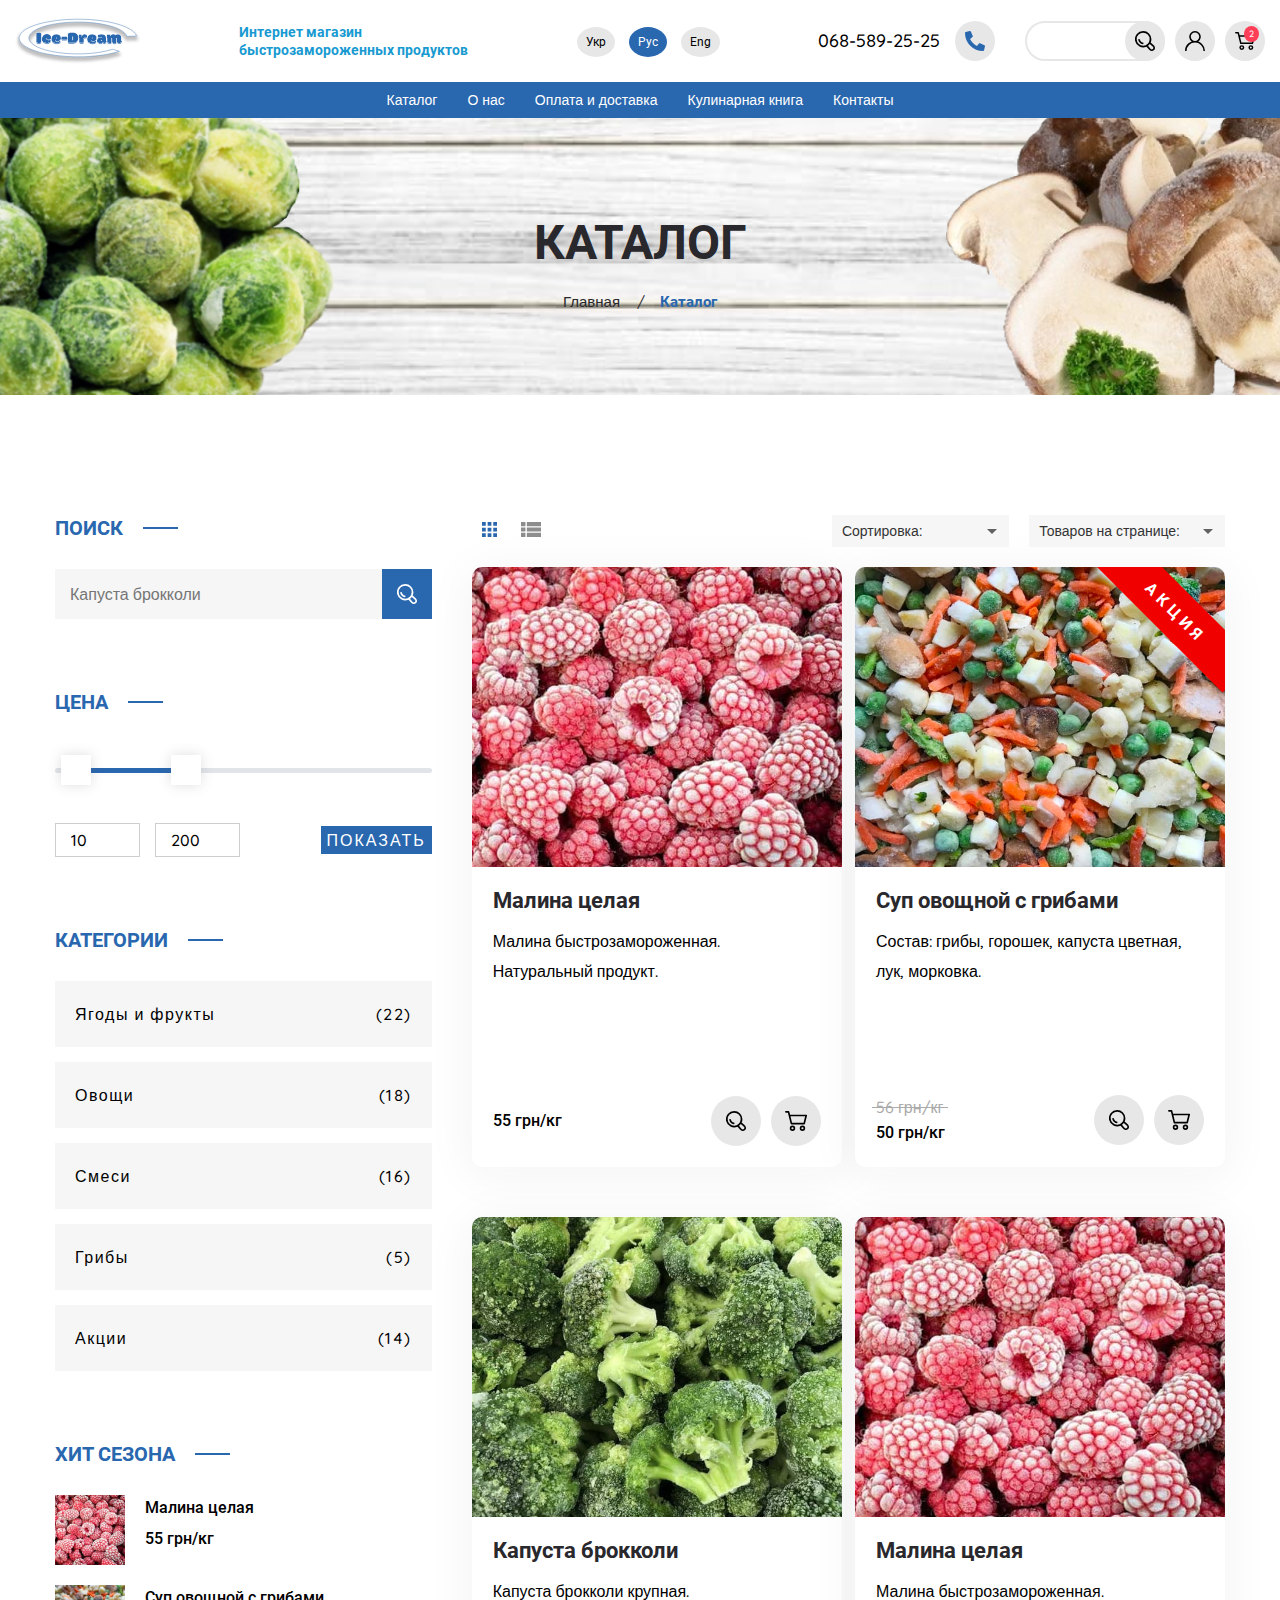
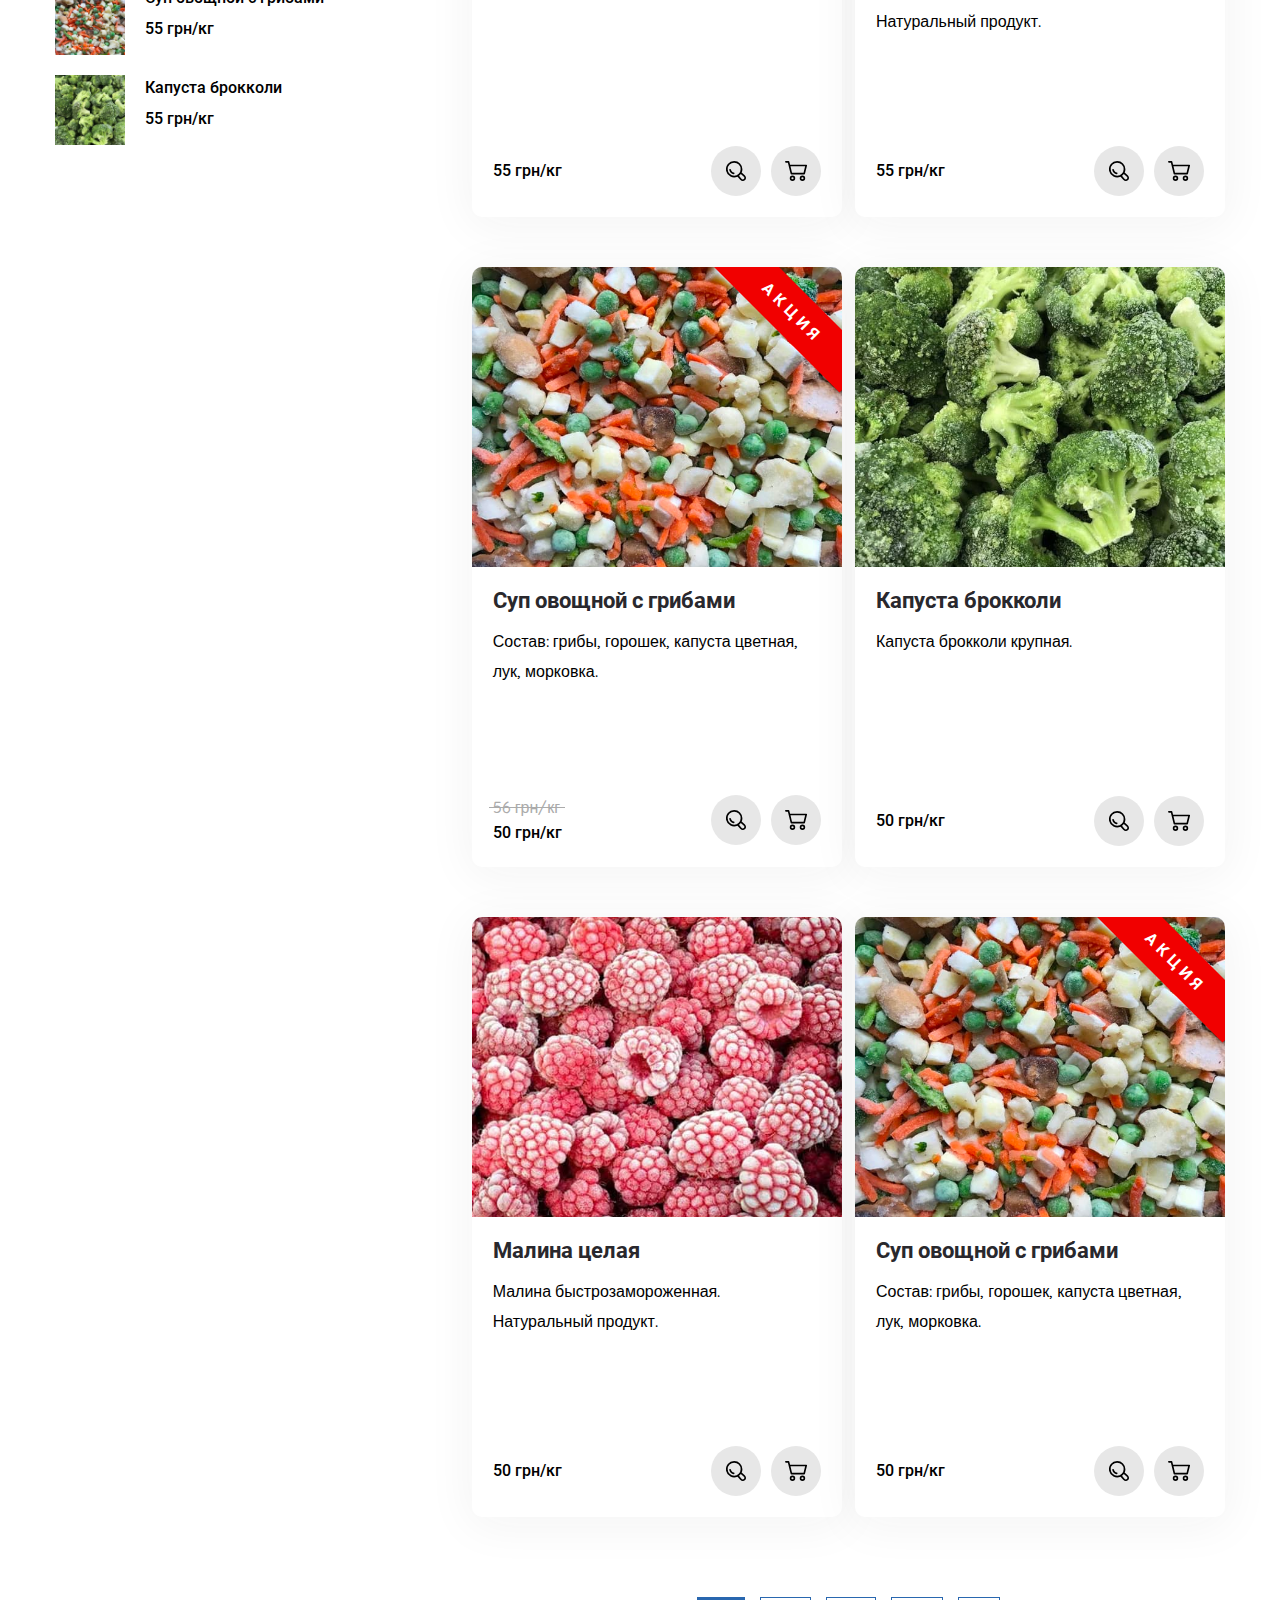
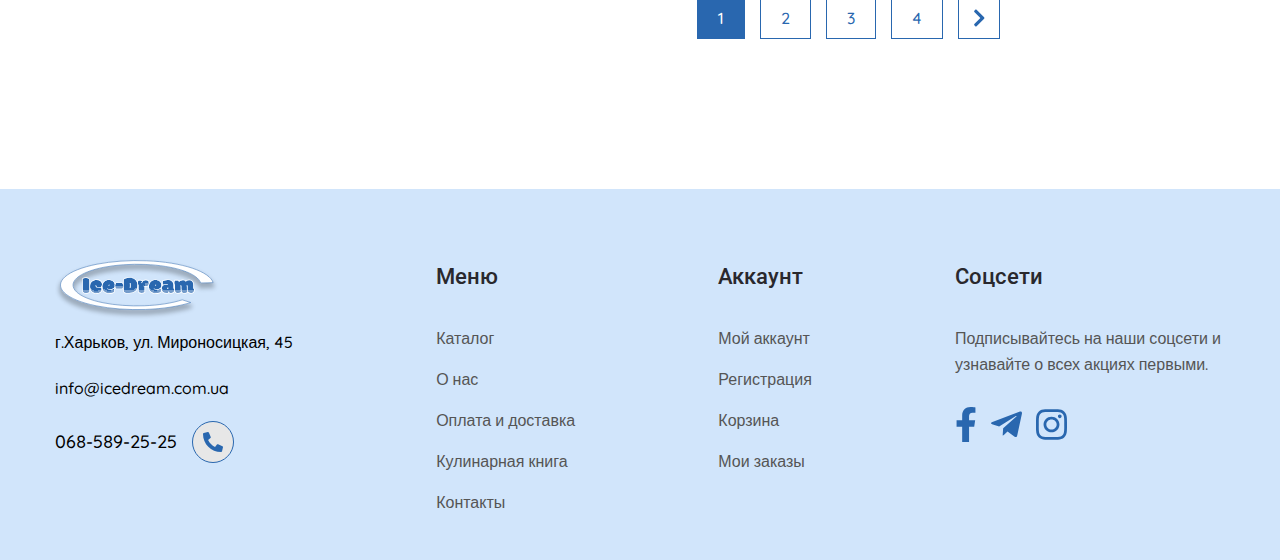
<file: catalog.html>
<!DOCTYPE html>
<html lang="ru">

<head>
  <meta charset="UTF-8">
  <meta name="viewport" content="width=device-width, initial-scale=1.0">
  <link rel="stylesheet" href="css/style.min.css">
  <title>Ice-Dream</title>
</head>

<body>
  <header class="header">
    <div class="header-top">
      <div class="header-top__wrapper lock-padding">
        <div class="container">
          <div class="header-top__inner">
            <a class="logo" href="#">
              <img class="logo__img header-top__logo-img" src="images/icons/logo.svg" alt="logo">
            </a>
            <div class="header-top__text">
              Интернет магазин быстрозамороженных
              продуктов
            </div>
            <div class="leng">
              <a class="leng__link" href="#">Укр</a>
              <a class="leng__link leng__link--active" href="#">Рус</a>
              <a class="leng__link" href="#">Eng</a>
            </div>
            <div class="header-top__info">
              <div class="callback">
                <a class="callback__link" href="#tel:+380685892525">068-589-25-25</a>
                <a class="callback__btn-popup" href="#popup" data-modal="#popup">
                  <svg xmlns="http://www.w3.org/2000/svg" xmlns:xlink="http://www.w3.org/1999/xlink" width="40pt"
                    height="40pt" viewBox="0 0 40 40" version="1.1">
                    <g>
                      <path
                        d="M 38.859375 28.265625 L 30.109375 24.515625 C 29.339844 24.1875 28.449219 24.40625 27.921875 25.054688 L 24.046875 29.789062 C 17.964844 26.921875 13.070312 22.027344 10.203125 15.945312 L 14.9375 12.070312 C 15.585938 11.542969 15.804688 10.652344 15.476562 9.882812 L 11.726562 1.132812 C 11.363281 0.300781 10.460938 -0.152344 9.578125 0.046875 L 1.453125 1.921875 C 0.601562 2.117188 0 2.875 0 3.75 C 0 23.789062 16.242188 40 36.25 40 C 37.125 40 37.882812 39.398438 38.078125 38.546875 L 39.953125 30.421875 C 40.152344 29.535156 39.695312 28.628906 38.859375 28.265625 Z M 38.859375 28.265625 " />
                    </g>
                  </svg>
                </a>
              </div>
              <div class="header-top__account">
                <form class="search" action="#">
                  <div class="search__input-box">
                    <input class="search__input" type="text">
                  </div>
                  <button class="search__btn user-btn" type="submit">
                    <svg xmlns="http://www.w3.org/2000/svg" width="20" height="20.002" viewBox="0 0 15.28 15.281">
                      <path
                        d="M1547.7,72.076a0.617,0.617,0,0,1,.75.485,2.583,2.583,0,0,0,.78,1.489,3.036,3.036,0,0,0,1.49.777,0.636,0.636,0,0,1,.49.743,0.649,0.649,0,0,1-.72.515,4.21,4.21,0,0,1-2.14-1.13,4.164,4.164,0,0,1-1.13-2.136A0.6,0.6,0,0,1,1547.7,72.076ZM1550.98,66a6.267,6.267,0,0,1,6.28,6.257,6.136,6.136,0,0,1-.57,2.6l2.34,2.036c1.7,1.746.74,3.266,0.29,3.717-0.42.454-1.99,1.414-3.73-.292l-2.06-2.35A6.261,6.261,0,1,1,1550.98,66Zm5.55,13.517a1.352,1.352,0,0,0,1.88.226,1.313,1.313,0,0,0-.23-1.874l-2.16-1.88a6.236,6.236,0,0,1-1.37,1.34Zm-5.55-2.312a4.948,4.948,0,1,0-4.97-4.948A4.963,4.963,0,0,0,1550.98,77.2Z"
                        transform="translate(-1544.72 -66)" />
                    </svg>
                  </button>
                </form>
                <a class="header-top__user user-btn" href="#">
                  <svg xmlns="http://www.w3.org/2000/svg" width="20" height="20" viewBox="0 0 20 20">
                    <path
                      d="M1392.07,57.928a9.923,9.923,0,0,0-3.8-2.383,5.78,5.78,0,1,0-6.54,0A10.018,10.018,0,0,0,1375,65h1.56a8.44,8.44,0,0,1,16.88,0H1395A9.931,9.931,0,0,0,1392.07,57.928Zm-11.29-7.148A4.22,4.22,0,1,1,1385,55,4.222,4.222,0,0,1,1380.78,50.78Z"
                      transform="translate(-1375 -45)" />
                  </svg>
                </a>
                <div class="header-top__cart user-btn">
                  <a class="header-top__cart-link" href="#">
                    <svg xmlns="http://www.w3.org/2000/svg" width="22" height="20" viewBox="0 0 22 20">
                      <path
                        d="M1527.44,65a2.724,2.724,0,1,1,2.74-2.724A2.738,2.738,0,0,1,1527.44,65Zm0-3.814a1.09,1.09,0,1,0,1.09,1.09A1.094,1.094,0,0,0,1527.44,61.183Zm1.75-2.806h-12.81a0.823,0.823,0,0,1-.8-0.628l-2.68-11.115h-2.06a0.817,0.817,0,1,1,0-1.634h2.71a0.824,0.824,0,0,1,.8.627l0.74,3.078h16.1a0.818,0.818,0,0,1,.8,1.014l-2,8.038A0.822,0.822,0,0,1,1529.19,58.377Zm-12.16-1.635h11.52l1.59-6.4h-14.65ZM1517.48,65a2.724,2.724,0,1,1,2.74-2.724A2.738,2.738,0,0,1,1517.48,65Zm0-3.814a1.09,1.09,0,1,0,1.09,1.09A1.094,1.094,0,0,0,1517.48,61.183Z"
                        transform="translate(-1510 -45)" />
                    </svg>
                  </a>
                  <span class="header-top__cart-num">2</span>
                </div>
              </div>
              <div class="btn-menu">
                <span></span>
              </div>
            </div>
          </div>
        </div>
        <div class="menu-box">
          <nav class="menu">
            <ul class="menu__list">
              <li class="menu__item">
                <a class="menu__link" href="#">Каталог</a>
              </li>
              <li class="menu__item">
                <a class="menu__link" href="#">О нас</a>
              </li>
              <li class="menu__item">
                <a class="menu__link" href="#">Оплата и доставка</a>
              </li>
              <li class="menu__item">
                <a class="menu__link" href="#">Кулинарная книга</a>
              </li>
              <li class="menu__item">
                <a class="menu__link" href="#">Контакты</a>
              </li>
            </ul>
          </nav>
          <div class="menu-box__bottom">
            <div class="menu-box__user">
              <a class="menu-box__link" href="#">Вход</a>
              <span> / </span>
              <a class="menu-box__link" href="#">Регистрация</a>
            </div>
            <div class="leng">
              <a class="leng__link" href="#">Укр</a>
              <a class="leng__link leng__link--active" href="#">Рус</a>
              <a class="leng__link" href="#">Eng</a>
            </div>
          </div>
        </div>
      </div>
    </div>
    <div class="popup" id="popup">
      <div class="popup__body">
        <div class="popup__content">
          <a class="popup__close" href="#" data-close="">X</a>
          <div class="popup__title">Мы Вам перезвоним:</div>
          <form class="popup__form" action="#">
            <input class="popup__input" type="text" placeholder="Ваше имя">
            <input class="popup__input popup__input--tel" type="tel" placeholder="Номер телефона">
            <button class="popup__btn btn" type="submit">Позвонить мне</button>
          </form>
        </div>
      </div>
    </div>
  </header>

  <main class="main">
    <section class="top">
      <div class="container top__container">
        <div class="top__wrapper" style="background-image: url('images/bg-catalog-left.png');">
          <div class="top__inner" style="background-image: url('images/bg-catalog-right.png');">
            <h5 class="title top__title">каталог</h5>
            <div class="breadcrumbs">
              <ul class="breadcrumbs__list">
                <li class="breadcrumbs__item">
                  <a href="#" class="breadcrumbs__link">Главная</a>
                </li>
                <li class="breadcrumbs__item">
                  <a href="#" class="breadcrumbs__link">Каталог</a>
                </li>
              </ul>
            </div>
          </div>
        </div>
      </div>
    </section>

    <section class="shop">
      <div class="container-small">
        <div class="shop__inner">
          <div class="shop__filter-wrapper">
            <div class="shop__filter">
              <div class="shop__filter-title">
                <span>Фильтры</span>
                <button class="shop__filter-btn filter-close">X</button>
              </div>
              <div class="shop__search">
                <h6 class="title-filters">Поиск</h6>
                <form class="search-big" action="#">
                  <div class="search-big__box">
                    <input class="search-big__input" type="text" placeholder="Капуста брокколи">
                  </div>
                  <button class="search-big__btn" type="submit">
                    <svg xmlns="http://www.w3.org/2000/svg" width="20" height="20.002" viewBox="0 0 15.28 15.281">
                      <path class="cls-1"
                        d="M1547.7,72.076a0.617,0.617,0,0,1,.75.485,2.583,2.583,0,0,0,.78,1.489,3.036,3.036,0,0,0,1.49.777,0.636,0.636,0,0,1,.49.743,0.649,0.649,0,0,1-.72.515,4.21,4.21,0,0,1-2.14-1.13,4.164,4.164,0,0,1-1.13-2.136A0.6,0.6,0,0,1,1547.7,72.076ZM1550.98,66a6.267,6.267,0,0,1,6.28,6.257,6.136,6.136,0,0,1-.57,2.6l2.34,2.036c1.7,1.746.74,3.266,0.29,3.717-0.42.454-1.99,1.414-3.73-.292l-2.06-2.35A6.261,6.261,0,1,1,1550.98,66Zm5.55,13.517a1.352,1.352,0,0,0,1.88.226,1.313,1.313,0,0,0-.23-1.874l-2.16-1.88a6.236,6.236,0,0,1-1.37,1.34Zm-5.55-2.312a4.948,4.948,0,1,0-4.97-4.948A4.963,4.963,0,0,0,1550.98,77.2Z"
                        transform="translate(-1544.72 -66)" />
                    </svg>
                  </button>
                </form>
              </div>
              <div class="shop__price">
                <h6 class="title-filters">Цена</h6>
                <div class="form-price">
                  <input class="form-price__num" type="text" data-min="0" data-max="600" data-from="10" data-to="200">
                  <div class="form-price__label">
                    <div class="form-price__input-box">
                      <input class="form-price__from input-num" id="form-price__from" type="number">
                      <input class="form-price__to input-num" id="form-price__to" type="number">
                    </div>
                    <button class="form-price__btn btn filter-close" type="submit">Показать</button>
                  </div>
                </div>
              </div>
              <div class="shop__categories">
                <h6 class="title-filters">Категории</h6>
                <form class="filter" action="#">
                  <label class="filter__label">
                    <input class="filter__input checkbox" type="checkbox">
                    <div class="filter__checkbox">
                      <span>Ягоды и фрукты</span>
                      <span>(22)</span>
                    </div>
                  </label>
                  <label class="filter__label">
                    <input class="filter__input checkbox" type="checkbox">
                    <div class="filter__checkbox">
                      <span>Овощи</span>
                      <span>(18)</span>
                    </div>
                  </label>
                  <label class="filter__label">
                    <input class="filter__input checkbox" type="checkbox">
                    <div class="filter__checkbox">
                      <span>Смеси</span>
                      <span>(16)</span>
                    </div>
                  </label>
                  <label class="filter__label">
                    <input class="filter__input checkbox" type="checkbox">
                    <div class="filter__checkbox">
                      <span>Грибы</span>
                      <span>(5)</span>
                    </div>
                  </label>
                  <label class="filter__label">
                    <input class="filter__input checkbox" type="checkbox">
                    <div class="filter__checkbox">
                      <span>Акции</span>
                      <span>(14)</span>
                    </div>
                  </label>
                </form>
              </div>
              <div class="shop__popular">
                <h6 class="title-filters">хит сезона</h6>
                <a class="popular-item" href="#">
                  <div class="popular-item__img-box">
                    <img class="popular-item__img" src="images/product/1.jpg" alt="popular product">
                  </div>
                  <div class="popular-item__descr">
                    <span class="popular-item__title">Малина целая</span>
                    <span class="popular-item__price">55 грн/кг</span>
                  </div>
                </a>
                <a class="popular-item" href="#">
                  <div class="popular-item__img-box">
                    <img class="popular-item__img" src="images/product/2.jpg" alt="popular product">
                  </div>
                  <div class="popular-item__descr">
                    <span class="popular-item__title">Суп овощной с грибами</span>
                    <span class="popular-item__price">55 грн/кг</span>
                  </div>
                </a>
                <a class="popular-item" href="#">
                  <div class="popular-item__img-box">
                    <img class="popular-item__img" src="images/product/3.jpg" alt="popular product">
                  </div>
                  <div class="popular-item__descr">
                    <span class="popular-item__title">Капуста брокколи</span>
                    <span class="popular-item__price">55 грн/кг</span>
                  </div>
                </a>
              </div>
            </div>
          </div>


          <div class="shop-content">
            <div class="shop-content__filter-box">
              <div class="shop-content__filter-buttons">
                <button class="shop-content__filter-btn shop-content__filter-btn--active button-grid">
                  <svg xmlns="http://www.w3.org/2000/svg" xmlns:xlink="http://www.w3.org/1999/xlink" width="15px"
                    height="15px">
                    <path
                      d="M-0.000,3.750 L3.750,3.750 L3.750,-0.000 L-0.000,-0.000 L-0.000,3.750 ZM5.625,15.000 L9.375,15.000 L9.375,11.250 L5.625,11.250 L5.625,15.000 ZM-0.000,15.000 L3.750,15.000 L3.750,11.250 L-0.000,11.250 L-0.000,15.000 ZM-0.000,9.375 L3.750,9.375 L3.750,5.625 L-0.000,5.625 L-0.000,9.375 ZM5.625,9.375 L9.375,9.375 L9.375,5.625 L5.625,5.625 L5.625,9.375 ZM11.250,-0.000 L11.250,3.750 L15.000,3.750 L15.000,-0.000 L11.250,-0.000 ZM5.625,3.750 L9.375,3.750 L9.375,-0.000 L5.625,-0.000 L5.625,3.750 ZM11.250,9.375 L15.000,9.375 L15.000,5.625 L11.250,5.625 L11.250,9.375 ZM11.250,15.000 L15.000,15.000 L15.000,11.250 L11.250,11.250 L11.250,15.000 Z" />
                  </svg>
                </button>
                <button class="shop-content__filter-btn button-list">
                  <svg xmlns="http://www.w3.org/2000/svg" xmlns:xlink="http://www.w3.org/1999/xlink" width="20px"
                    height="15px">
                    <path
                      d="M5.835,14.998 L5.835,10.827 L19.994,10.827 L19.994,14.998 L5.835,14.998 ZM5.835,5.413 L19.994,5.413 L19.994,9.585 L5.835,9.585 L5.835,5.413 ZM5.835,0.000 L19.994,0.000 L19.994,4.172 L5.835,4.172 L5.835,0.000 ZM0.007,10.827 L4.429,10.827 L4.429,14.998 L0.007,14.998 L0.007,10.827 ZM0.007,5.413 L4.429,5.413 L4.429,9.585 L0.007,9.585 L0.007,5.413 ZM0.007,0.000 L4.429,0.000 L4.429,4.172 L0.007,4.172 L0.007,0.000 Z" />
                  </svg>
                </button>
              </div>
              <div class="shop-content__filters">
                <button class="shop-content__btn btn">
                  <img class="shop-content__btn-img" src="images/icons/filter.svg" alt="filter">
                </button>
                <form class="shop-content__filter-form">
                  <div class="shop-content__filter-inner">
                    <select class="shop-content__filter-sort shop-content__select">
                      <option value="">Сортировка:</option>
                      <option value="">по росту цены</option>
                      <option value="">по снижению цены</option>
                      <option value="">по новизне</option>
                      <option value="">по порядку</option>
                    </select>
                  </div>
                  <div class="shop-content__filter-inner">
                    <select class="shop-content__filter-sort shop-content__select">
                      <option value="">Товаров на странице:</option>
                      <option value="">8</option>
                      <option value="">12</option>
                      <option value="">22</option>
                    </select>
                  </div>
                </form>

              </div>
            </div>
            <div class="shop-content__inner">
              <div class="product-item">
                <a class="product-item__img-box" href="#">
                  <img class="product-item__img" src="images/product/1.jpg" alt="img"/>
                </a>
                <div class="product-item__content">
                  <div class="product-item__descr">
                    <div class="product-item__title">Малина целая</div>
                    <div class="product-item__text">
                      Малина быстрозамороженная. Натуральный продукт.
                    </div>
                  </div>
                  <div class="product-item__info">
                    <div class="product-item__price">
                      <span class="product-item__price-num">55 грн/кг</span>
                    </div>
                    <a class="product-item__search" href="#">
                      <svg xmlns="http://www.w3.org/2000/svg" width="20" height="20.002" viewBox="0 0 15.28 15.281">
                        <path
                          d="M1547.7,72.076a0.617,0.617,0,0,1,.75.485,2.583,2.583,0,0,0,.78,1.489,3.036,3.036,0,0,0,1.49.777,0.636,0.636,0,0,1,.49.743,0.649,0.649,0,0,1-.72.515,4.21,4.21,0,0,1-2.14-1.13,4.164,4.164,0,0,1-1.13-2.136A0.6,0.6,0,0,1,1547.7,72.076ZM1550.98,66a6.267,6.267,0,0,1,6.28,6.257,6.136,6.136,0,0,1-.57,2.6l2.34,2.036c1.7,1.746.74,3.266,0.29,3.717-0.42.454-1.99,1.414-3.73-.292l-2.06-2.35A6.261,6.261,0,1,1,1550.98,66Zm5.55,13.517a1.352,1.352,0,0,0,1.88.226,1.313,1.313,0,0,0-.23-1.874l-2.16-1.88a6.236,6.236,0,0,1-1.37,1.34Zm-5.55-2.312a4.948,4.948,0,1,0-4.97-4.948A4.963,4.963,0,0,0,1550.98,77.2Z"
                          transform="translate(-1544.72 -66)" />
                      </svg>
                    </a>
                    <button class="product-item__btn">
                      <svg xmlns="http://www.w3.org/2000/svg" width="22" height="20" viewBox="0 0 22 20">
                        <path
                          d="M1527.44,65a2.724,2.724,0,1,1,2.74-2.724A2.738,2.738,0,0,1,1527.44,65Zm0-3.814a1.09,1.09,0,1,0,1.09,1.09A1.094,1.094,0,0,0,1527.44,61.183Zm1.75-2.806h-12.81a0.823,0.823,0,0,1-.8-0.628l-2.68-11.115h-2.06a0.817,0.817,0,1,1,0-1.634h2.71a0.824,0.824,0,0,1,.8.627l0.74,3.078h16.1a0.818,0.818,0,0,1,.8,1.014l-2,8.038A0.822,0.822,0,0,1,1529.19,58.377Zm-12.16-1.635h11.52l1.59-6.4h-14.65ZM1517.48,65a2.724,2.724,0,1,1,2.74-2.724A2.738,2.738,0,0,1,1517.48,65Zm0-3.814a1.09,1.09,0,1,0,1.09,1.09A1.094,1.094,0,0,0,1517.48,61.183Z"
                          transform="translate(-1510 -45)" />
                      </svg>
                    </button>
                  </div>
                </div>
              </div>
              <div class="product-item">
                <a class="product-item__img-box" href="#">
                  <img class="product-item__img" src="images/product/2.jpg" alt="img"/>
                  <span class="product-item__promo">Акция</span>
                </a>
                <div class="product-item__content">
                  <div class="product-item__descr">
                    <div class="product-item__title">Суп овощной с грибами</div>
                    <div class="product-item__text">
                      Состав: грибы, горошек, капуста цветная, лук, морковка.
                    </div>
                  </div>
                  <div class="product-item__info">
                    <div class="product-item__price">
                      <span class="product-item__price-promo">56 грн/кг</span>
                      <span class="product-item__price-num">50 грн/кг</span>
                    </div>
                    <a class="product-item__search" href="#">
                      <svg xmlns="http://www.w3.org/2000/svg" width="20" height="20.002" viewBox="0 0 15.28 15.281">
                        <path
                          d="M1547.7,72.076a0.617,0.617,0,0,1,.75.485,2.583,2.583,0,0,0,.78,1.489,3.036,3.036,0,0,0,1.49.777,0.636,0.636,0,0,1,.49.743,0.649,0.649,0,0,1-.72.515,4.21,4.21,0,0,1-2.14-1.13,4.164,4.164,0,0,1-1.13-2.136A0.6,0.6,0,0,1,1547.7,72.076ZM1550.98,66a6.267,6.267,0,0,1,6.28,6.257,6.136,6.136,0,0,1-.57,2.6l2.34,2.036c1.7,1.746.74,3.266,0.29,3.717-0.42.454-1.99,1.414-3.73-.292l-2.06-2.35A6.261,6.261,0,1,1,1550.98,66Zm5.55,13.517a1.352,1.352,0,0,0,1.88.226,1.313,1.313,0,0,0-.23-1.874l-2.16-1.88a6.236,6.236,0,0,1-1.37,1.34Zm-5.55-2.312a4.948,4.948,0,1,0-4.97-4.948A4.963,4.963,0,0,0,1550.98,77.2Z"
                          transform="translate(-1544.72 -66)" />
                      </svg>
                    </a>
                    <button class="product-item__btn">
                      <svg xmlns="http://www.w3.org/2000/svg" width="22" height="20" viewBox="0 0 22 20">
                        <path
                          d="M1527.44,65a2.724,2.724,0,1,1,2.74-2.724A2.738,2.738,0,0,1,1527.44,65Zm0-3.814a1.09,1.09,0,1,0,1.09,1.09A1.094,1.094,0,0,0,1527.44,61.183Zm1.75-2.806h-12.81a0.823,0.823,0,0,1-.8-0.628l-2.68-11.115h-2.06a0.817,0.817,0,1,1,0-1.634h2.71a0.824,0.824,0,0,1,.8.627l0.74,3.078h16.1a0.818,0.818,0,0,1,.8,1.014l-2,8.038A0.822,0.822,0,0,1,1529.19,58.377Zm-12.16-1.635h11.52l1.59-6.4h-14.65ZM1517.48,65a2.724,2.724,0,1,1,2.74-2.724A2.738,2.738,0,0,1,1517.48,65Zm0-3.814a1.09,1.09,0,1,0,1.09,1.09A1.094,1.094,0,0,0,1517.48,61.183Z"
                          transform="translate(-1510 -45)" />
                      </svg>
                    </button>
                  </div>
                </div>
              </div>
              <div class="product-item">
                <a class="product-item__img-box" href="#">
                  <img class="product-item__img" src="images/product/3.jpg" alt="img"/>
                </a>
                <div class="product-item__content">
                  <div class="product-item__descr">
                    <div class="product-item__title">Капуста брокколи</div>
                    <div class="product-item__text">
                      Капуста брокколи крупная.
                    </div>
                  </div>
                  <div class="product-item__info">
                    <div class="product-item__price">
                      <span class="product-item__price-num">55 грн/кг</span>
                    </div>
                    <a class="product-item__search" href="#">
                      <svg xmlns="http://www.w3.org/2000/svg" width="20" height="20.002" viewBox="0 0 15.28 15.281">
                        <path
                          d="M1547.7,72.076a0.617,0.617,0,0,1,.75.485,2.583,2.583,0,0,0,.78,1.489,3.036,3.036,0,0,0,1.49.777,0.636,0.636,0,0,1,.49.743,0.649,0.649,0,0,1-.72.515,4.21,4.21,0,0,1-2.14-1.13,4.164,4.164,0,0,1-1.13-2.136A0.6,0.6,0,0,1,1547.7,72.076ZM1550.98,66a6.267,6.267,0,0,1,6.28,6.257,6.136,6.136,0,0,1-.57,2.6l2.34,2.036c1.7,1.746.74,3.266,0.29,3.717-0.42.454-1.99,1.414-3.73-.292l-2.06-2.35A6.261,6.261,0,1,1,1550.98,66Zm5.55,13.517a1.352,1.352,0,0,0,1.88.226,1.313,1.313,0,0,0-.23-1.874l-2.16-1.88a6.236,6.236,0,0,1-1.37,1.34Zm-5.55-2.312a4.948,4.948,0,1,0-4.97-4.948A4.963,4.963,0,0,0,1550.98,77.2Z"
                          transform="translate(-1544.72 -66)" />
                      </svg>
                    </a>
                    <button class="product-item__btn">
                      <svg xmlns="http://www.w3.org/2000/svg" width="22" height="20" viewBox="0 0 22 20">
                        <path
                          d="M1527.44,65a2.724,2.724,0,1,1,2.74-2.724A2.738,2.738,0,0,1,1527.44,65Zm0-3.814a1.09,1.09,0,1,0,1.09,1.09A1.094,1.094,0,0,0,1527.44,61.183Zm1.75-2.806h-12.81a0.823,0.823,0,0,1-.8-0.628l-2.68-11.115h-2.06a0.817,0.817,0,1,1,0-1.634h2.71a0.824,0.824,0,0,1,.8.627l0.74,3.078h16.1a0.818,0.818,0,0,1,.8,1.014l-2,8.038A0.822,0.822,0,0,1,1529.19,58.377Zm-12.16-1.635h11.52l1.59-6.4h-14.65ZM1517.48,65a2.724,2.724,0,1,1,2.74-2.724A2.738,2.738,0,0,1,1517.48,65Zm0-3.814a1.09,1.09,0,1,0,1.09,1.09A1.094,1.094,0,0,0,1517.48,61.183Z"
                          transform="translate(-1510 -45)" />
                      </svg>
                    </button>
                  </div>
                </div>
              </div>
              <div class="product-item">
                <a class="product-item__img-box" href="#">
                  <img class="product-item__img" src="images/product/1.jpg" alt="img"/>
                </a>
                <div class="product-item__content">
                  <div class="product-item__descr">
                    <div class="product-item__title">Малина целая</div>
                    <div class="product-item__text">
                      Малина быстрозамороженная. Натуральный продукт.
                    </div>
                  </div>
                  <div class="product-item__info">
                    <div class="product-item__price">
                      <span class="product-item__price-num">55 грн/кг</span>
                    </div>
                    <a class="product-item__search" href="#">
                      <svg xmlns="http://www.w3.org/2000/svg" width="20" height="20.002" viewBox="0 0 15.28 15.281">
                        <path
                          d="M1547.7,72.076a0.617,0.617,0,0,1,.75.485,2.583,2.583,0,0,0,.78,1.489,3.036,3.036,0,0,0,1.49.777,0.636,0.636,0,0,1,.49.743,0.649,0.649,0,0,1-.72.515,4.21,4.21,0,0,1-2.14-1.13,4.164,4.164,0,0,1-1.13-2.136A0.6,0.6,0,0,1,1547.7,72.076ZM1550.98,66a6.267,6.267,0,0,1,6.28,6.257,6.136,6.136,0,0,1-.57,2.6l2.34,2.036c1.7,1.746.74,3.266,0.29,3.717-0.42.454-1.99,1.414-3.73-.292l-2.06-2.35A6.261,6.261,0,1,1,1550.98,66Zm5.55,13.517a1.352,1.352,0,0,0,1.88.226,1.313,1.313,0,0,0-.23-1.874l-2.16-1.88a6.236,6.236,0,0,1-1.37,1.34Zm-5.55-2.312a4.948,4.948,0,1,0-4.97-4.948A4.963,4.963,0,0,0,1550.98,77.2Z"
                          transform="translate(-1544.72 -66)" />
                      </svg>
                    </a>
                    <button class="product-item__btn">
                      <svg xmlns="http://www.w3.org/2000/svg" width="22" height="20" viewBox="0 0 22 20">
                        <path
                          d="M1527.44,65a2.724,2.724,0,1,1,2.74-2.724A2.738,2.738,0,0,1,1527.44,65Zm0-3.814a1.09,1.09,0,1,0,1.09,1.09A1.094,1.094,0,0,0,1527.44,61.183Zm1.75-2.806h-12.81a0.823,0.823,0,0,1-.8-0.628l-2.68-11.115h-2.06a0.817,0.817,0,1,1,0-1.634h2.71a0.824,0.824,0,0,1,.8.627l0.74,3.078h16.1a0.818,0.818,0,0,1,.8,1.014l-2,8.038A0.822,0.822,0,0,1,1529.19,58.377Zm-12.16-1.635h11.52l1.59-6.4h-14.65ZM1517.48,65a2.724,2.724,0,1,1,2.74-2.724A2.738,2.738,0,0,1,1517.48,65Zm0-3.814a1.09,1.09,0,1,0,1.09,1.09A1.094,1.094,0,0,0,1517.48,61.183Z"
                          transform="translate(-1510 -45)" />
                      </svg>
                    </button>
                  </div>
                </div>
              </div>
              <div class="product-item">
                <a class="product-item__img-box" href="#">
                  <img class="product-item__img" src="images/product/2.jpg" alt="img"/>
                  <span class="product-item__promo">Акция</span>
                </a>
                <div class="product-item__content">
                  <div class="product-item__descr">
                    <div class="product-item__title">Суп овощной с грибами</div>
                    <div class="product-item__text">
                      Состав: грибы, горошек, капуста цветная, лук, морковка.
                    </div>
                  </div>
                  <div class="product-item__info">
                    <div class="product-item__price">
                      <span class="product-item__price-promo">56 грн/кг</span>
                      <span class="product-item__price-num">50 грн/кг</span>
                    </div>
                    <a class="product-item__search" href="#">
                      <svg xmlns="http://www.w3.org/2000/svg" width="20" height="20.002" viewBox="0 0 15.28 15.281">
                        <path
                          d="M1547.7,72.076a0.617,0.617,0,0,1,.75.485,2.583,2.583,0,0,0,.78,1.489,3.036,3.036,0,0,0,1.49.777,0.636,0.636,0,0,1,.49.743,0.649,0.649,0,0,1-.72.515,4.21,4.21,0,0,1-2.14-1.13,4.164,4.164,0,0,1-1.13-2.136A0.6,0.6,0,0,1,1547.7,72.076ZM1550.98,66a6.267,6.267,0,0,1,6.28,6.257,6.136,6.136,0,0,1-.57,2.6l2.34,2.036c1.7,1.746.74,3.266,0.29,3.717-0.42.454-1.99,1.414-3.73-.292l-2.06-2.35A6.261,6.261,0,1,1,1550.98,66Zm5.55,13.517a1.352,1.352,0,0,0,1.88.226,1.313,1.313,0,0,0-.23-1.874l-2.16-1.88a6.236,6.236,0,0,1-1.37,1.34Zm-5.55-2.312a4.948,4.948,0,1,0-4.97-4.948A4.963,4.963,0,0,0,1550.98,77.2Z"
                          transform="translate(-1544.72 -66)" />
                      </svg>
                    </a>
                    <button class="product-item__btn">
                      <svg xmlns="http://www.w3.org/2000/svg" width="22" height="20" viewBox="0 0 22 20">
                        <path
                          d="M1527.44,65a2.724,2.724,0,1,1,2.74-2.724A2.738,2.738,0,0,1,1527.44,65Zm0-3.814a1.09,1.09,0,1,0,1.09,1.09A1.094,1.094,0,0,0,1527.44,61.183Zm1.75-2.806h-12.81a0.823,0.823,0,0,1-.8-0.628l-2.68-11.115h-2.06a0.817,0.817,0,1,1,0-1.634h2.71a0.824,0.824,0,0,1,.8.627l0.74,3.078h16.1a0.818,0.818,0,0,1,.8,1.014l-2,8.038A0.822,0.822,0,0,1,1529.19,58.377Zm-12.16-1.635h11.52l1.59-6.4h-14.65ZM1517.48,65a2.724,2.724,0,1,1,2.74-2.724A2.738,2.738,0,0,1,1517.48,65Zm0-3.814a1.09,1.09,0,1,0,1.09,1.09A1.094,1.094,0,0,0,1517.48,61.183Z"
                          transform="translate(-1510 -45)" />
                      </svg>
                    </button>
                  </div>
                </div>
              </div>
              <div class="product-item">
                <a class="product-item__img-box" href="#">
                  <img class="product-item__img" src="images/product/3.jpg" alt="img"/>
                </a>
                <div class="product-item__content">
                  <div class="product-item__descr">
                    <div class="product-item__title">Капуста брокколи</div>
                    <div class="product-item__text">
                      Капуста брокколи крупная.
                    </div>
                  </div>
                  <div class="product-item__info">
                    <div class="product-item__price">
                      <span class="product-item__price-num">50 грн/кг</span>
                    </div>
                    <a class="product-item__search" href="#">
                      <svg xmlns="http://www.w3.org/2000/svg" width="20" height="20.002" viewBox="0 0 15.28 15.281">
                        <path
                          d="M1547.7,72.076a0.617,0.617,0,0,1,.75.485,2.583,2.583,0,0,0,.78,1.489,3.036,3.036,0,0,0,1.49.777,0.636,0.636,0,0,1,.49.743,0.649,0.649,0,0,1-.72.515,4.21,4.21,0,0,1-2.14-1.13,4.164,4.164,0,0,1-1.13-2.136A0.6,0.6,0,0,1,1547.7,72.076ZM1550.98,66a6.267,6.267,0,0,1,6.28,6.257,6.136,6.136,0,0,1-.57,2.6l2.34,2.036c1.7,1.746.74,3.266,0.29,3.717-0.42.454-1.99,1.414-3.73-.292l-2.06-2.35A6.261,6.261,0,1,1,1550.98,66Zm5.55,13.517a1.352,1.352,0,0,0,1.88.226,1.313,1.313,0,0,0-.23-1.874l-2.16-1.88a6.236,6.236,0,0,1-1.37,1.34Zm-5.55-2.312a4.948,4.948,0,1,0-4.97-4.948A4.963,4.963,0,0,0,1550.98,77.2Z"
                          transform="translate(-1544.72 -66)" />
                      </svg>
                    </a>
                    <button class="product-item__btn">
                      <svg xmlns="http://www.w3.org/2000/svg" width="22" height="20" viewBox="0 0 22 20">
                        <path
                          d="M1527.44,65a2.724,2.724,0,1,1,2.74-2.724A2.738,2.738,0,0,1,1527.44,65Zm0-3.814a1.09,1.09,0,1,0,1.09,1.09A1.094,1.094,0,0,0,1527.44,61.183Zm1.75-2.806h-12.81a0.823,0.823,0,0,1-.8-0.628l-2.68-11.115h-2.06a0.817,0.817,0,1,1,0-1.634h2.71a0.824,0.824,0,0,1,.8.627l0.74,3.078h16.1a0.818,0.818,0,0,1,.8,1.014l-2,8.038A0.822,0.822,0,0,1,1529.19,58.377Zm-12.16-1.635h11.52l1.59-6.4h-14.65ZM1517.48,65a2.724,2.724,0,1,1,2.74-2.724A2.738,2.738,0,0,1,1517.48,65Zm0-3.814a1.09,1.09,0,1,0,1.09,1.09A1.094,1.094,0,0,0,1517.48,61.183Z"
                          transform="translate(-1510 -45)" />
                      </svg>
                    </button>
                  </div>
                </div>
              </div>
              <div class="product-item">
                <a class="product-item__img-box" href="#">
                  <img class="product-item__img" src="images/product/1.jpg" alt="img"/>
                </a>
                <div class="product-item__content">
                  <div class="product-item__descr">
                    <div class="product-item__title">Малина целая</div>
                    <div class="product-item__text">
                      Малина быстрозамороженная. Натуральный продукт.
                    </div>
                  </div>
                  <div class="product-item__info">
                    <div class="product-item__price">
                      <span class="product-item__price-num">50 грн/кг</span>
                    </div>
                    <a class="product-item__search" href="#">
                      <svg xmlns="http://www.w3.org/2000/svg" width="20" height="20.002" viewBox="0 0 15.28 15.281">
                        <path
                          d="M1547.7,72.076a0.617,0.617,0,0,1,.75.485,2.583,2.583,0,0,0,.78,1.489,3.036,3.036,0,0,0,1.49.777,0.636,0.636,0,0,1,.49.743,0.649,0.649,0,0,1-.72.515,4.21,4.21,0,0,1-2.14-1.13,4.164,4.164,0,0,1-1.13-2.136A0.6,0.6,0,0,1,1547.7,72.076ZM1550.98,66a6.267,6.267,0,0,1,6.28,6.257,6.136,6.136,0,0,1-.57,2.6l2.34,2.036c1.7,1.746.74,3.266,0.29,3.717-0.42.454-1.99,1.414-3.73-.292l-2.06-2.35A6.261,6.261,0,1,1,1550.98,66Zm5.55,13.517a1.352,1.352,0,0,0,1.88.226,1.313,1.313,0,0,0-.23-1.874l-2.16-1.88a6.236,6.236,0,0,1-1.37,1.34Zm-5.55-2.312a4.948,4.948,0,1,0-4.97-4.948A4.963,4.963,0,0,0,1550.98,77.2Z"
                          transform="translate(-1544.72 -66)" />
                      </svg>
                    </a>
                    <button class="product-item__btn">
                      <svg xmlns="http://www.w3.org/2000/svg" width="22" height="20" viewBox="0 0 22 20">
                        <path
                          d="M1527.44,65a2.724,2.724,0,1,1,2.74-2.724A2.738,2.738,0,0,1,1527.44,65Zm0-3.814a1.09,1.09,0,1,0,1.09,1.09A1.094,1.094,0,0,0,1527.44,61.183Zm1.75-2.806h-12.81a0.823,0.823,0,0,1-.8-0.628l-2.68-11.115h-2.06a0.817,0.817,0,1,1,0-1.634h2.71a0.824,0.824,0,0,1,.8.627l0.74,3.078h16.1a0.818,0.818,0,0,1,.8,1.014l-2,8.038A0.822,0.822,0,0,1,1529.19,58.377Zm-12.16-1.635h11.52l1.59-6.4h-14.65ZM1517.48,65a2.724,2.724,0,1,1,2.74-2.724A2.738,2.738,0,0,1,1517.48,65Zm0-3.814a1.09,1.09,0,1,0,1.09,1.09A1.094,1.094,0,0,0,1517.48,61.183Z"
                          transform="translate(-1510 -45)" />
                      </svg>
                    </button>
                  </div>
                </div>
              </div>
              <div class="product-item">
                <a class="product-item__img-box" href="#">
                  <img class="product-item__img" src="images/product/2.jpg" alt="img"/>
                  <span class="product-item__promo">Акция</span>
                </a>
                <div class="product-item__content">
                  <div class="product-item__descr">
                    <div class="product-item__title">Суп овощной с грибами</div>
                    <div class="product-item__text">
                      Состав: грибы, горошек, капуста цветная, лук, морковка.
                    </div>
                  </div>
                  <div class="product-item__info">
                    <div class="product-item__price">
                      <span class="product-item__price-num">50 грн/кг</span>
                    </div>
                    <a class="product-item__search" href="#">
                      <svg xmlns="http://www.w3.org/2000/svg" width="20" height="20.002" viewBox="0 0 15.28 15.281">
                        <path
                          d="M1547.7,72.076a0.617,0.617,0,0,1,.75.485,2.583,2.583,0,0,0,.78,1.489,3.036,3.036,0,0,0,1.49.777,0.636,0.636,0,0,1,.49.743,0.649,0.649,0,0,1-.72.515,4.21,4.21,0,0,1-2.14-1.13,4.164,4.164,0,0,1-1.13-2.136A0.6,0.6,0,0,1,1547.7,72.076ZM1550.98,66a6.267,6.267,0,0,1,6.28,6.257,6.136,6.136,0,0,1-.57,2.6l2.34,2.036c1.7,1.746.74,3.266,0.29,3.717-0.42.454-1.99,1.414-3.73-.292l-2.06-2.35A6.261,6.261,0,1,1,1550.98,66Zm5.55,13.517a1.352,1.352,0,0,0,1.88.226,1.313,1.313,0,0,0-.23-1.874l-2.16-1.88a6.236,6.236,0,0,1-1.37,1.34Zm-5.55-2.312a4.948,4.948,0,1,0-4.97-4.948A4.963,4.963,0,0,0,1550.98,77.2Z"
                          transform="translate(-1544.72 -66)" />
                      </svg>
                    </a>
                    <button class="product-item__btn">
                      <svg xmlns="http://www.w3.org/2000/svg" width="22" height="20" viewBox="0 0 22 20">
                        <path
                          d="M1527.44,65a2.724,2.724,0,1,1,2.74-2.724A2.738,2.738,0,0,1,1527.44,65Zm0-3.814a1.09,1.09,0,1,0,1.09,1.09A1.094,1.094,0,0,0,1527.44,61.183Zm1.75-2.806h-12.81a0.823,0.823,0,0,1-.8-0.628l-2.68-11.115h-2.06a0.817,0.817,0,1,1,0-1.634h2.71a0.824,0.824,0,0,1,.8.627l0.74,3.078h16.1a0.818,0.818,0,0,1,.8,1.014l-2,8.038A0.822,0.822,0,0,1,1529.19,58.377Zm-12.16-1.635h11.52l1.59-6.4h-14.65ZM1517.48,65a2.724,2.724,0,1,1,2.74-2.724A2.738,2.738,0,0,1,1517.48,65Zm0-3.814a1.09,1.09,0,1,0,1.09,1.09A1.094,1.094,0,0,0,1517.48,61.183Z"
                          transform="translate(-1510 -45)" />
                      </svg>
                    </button>
                  </div>
                </div>
              </div>
            </div>
            <div class="pagination">
              <a class="pagination__prev pagination__arrow" href="#">
                <svg aria-hidden="true" focusable="false" data-prefix="fas" data-icon="chevron-left"
                  class="svg-inline--fa fa-chevron-left fa-w-10" role="img" xmlns="http://www.w3.org/2000/svg"
                  viewBox="0 0 320 512">
                  <path fill="currentColor"
                    d="M34.52 239.03L228.87 44.69c9.37-9.37 24.57-9.37 33.94 0l22.67 22.67c9.36 9.36 9.37 24.52.04 33.9L131.49 256l154.02 154.75c9.34 9.38 9.32 24.54-.04 33.9l-22.67 22.67c-9.37 9.37-24.57 9.37-33.94 0L34.52 272.97c-9.37-9.37-9.37-24.57 0-33.94z">
                  </path>
                </svg>
              </a>
              <ul class="pagination__list">
                <li class="pagination__item pagination__item--active">
                  <a class="pagination__link" href="#">1</a>
                </li>
                <li class="pagination__item">
                  <a class="pagination__link" href="#">2</a>
                </li>
                <li class="pagination__item">
                  <a class="pagination__link" href="#">3</a>
                </li>
                <li class="pagination__item">
                  <a class="pagination__link" href="#">4</a>
                </li>
              </ul>
              <a class="pagination__next pagination__arrow" href="#">
                <svg aria-hidden="true" focusable="false" data-prefix="fas" data-icon="chevron-right"
                  class="svg-inline--fa fa-chevron-right fa-w-10" role="img" xmlns="http://www.w3.org/2000/svg"
                  viewBox="0 0 320 512">
                  <path fill="currentColor"
                    d="M285.476 272.971L91.132 467.314c-9.373 9.373-24.569 9.373-33.941 0l-22.667-22.667c-9.357-9.357-9.375-24.522-.04-33.901L188.505 256 34.484 101.255c-9.335-9.379-9.317-24.544.04-33.901l22.667-22.667c9.373-9.373 24.569-9.373 33.941 0L285.475 239.03c9.373 9.372 9.373 24.568.001 33.941z">
                  </path>
                </svg>
              </a>
            </div>
          </div>
        </div>
      </div>
    </section>
  </main>

  <footer class="footer">
    <div class="container-small">
      <div class="footer__items">
        <div class="footer__item footer__info">
          <a class="logo" href="#">
            <img class="logo__img footer__logo-img" src="images/icons/logo.svg" alt="logo">
          </a>
          <p class="footer__addres">
            г.Харьков, ул. Мироносицкая, 45
          </p>
          <a class="footer__email" href="#mailto:arktikashop@gmail.com">info@icedream.com.ua</a>
          <div class="callback">
            <a class="callback__link" href="#tel:+380685892525">068-589-25-25</a>
            <a class="callback__btn-popup footer__btn-popup" href="#" data-modal="#popup">
              <svg xmlns="http://www.w3.org/2000/svg" xmlns:xlink="http://www.w3.org/1999/xlink" width="40pt"
                height="40pt" viewBox="0 0 40 40" version="1.1">
                <g>
                  <path
                    d="M 38.859375 28.265625 L 30.109375 24.515625 C 29.339844 24.1875 28.449219 24.40625 27.921875 25.054688 L 24.046875 29.789062 C 17.964844 26.921875 13.070312 22.027344 10.203125 15.945312 L 14.9375 12.070312 C 15.585938 11.542969 15.804688 10.652344 15.476562 9.882812 L 11.726562 1.132812 C 11.363281 0.300781 10.460938 -0.152344 9.578125 0.046875 L 1.453125 1.921875 C 0.601562 2.117188 0 2.875 0 3.75 C 0 23.789062 16.242188 40 36.25 40 C 37.125 40 37.882812 39.398438 38.078125 38.546875 L 39.953125 30.421875 C 40.152344 29.535156 39.695312 28.628906 38.859375 28.265625 Z M 38.859375 28.265625 " />
                </g>
              </svg>
            </a>
          </div>
        </div>
        <div class="footer__item footer__menu">
          <div class="footer__title">Меню</div>
          <ul class="footer__list">
            <li class="footer__list-item">
              <a class="footer__link" href="#">Каталог</a>
            </li>
            <li class="footer__list-item">
              <a class="footer__link" href="#">О нас</a>
            </li>
            <li class="footer__list-item">
              <a class="footer__link" href="#">Оплата и доставка</a>
            </li>
            <li class="footer__list-item">
              <a class="footer__link" href="#">Кулинарная книга</a>
            </li>
            <li class="footer__list-item">
              <a class="footer__link" href="#">Контакты</a>
            </li>
          </ul>
        </div>
        <div class="footer__item footer__user">
          <div class="footer__title">Аккаунт</div>
          <ul class="footer__list">
            <li class="footer__list-item">
              <a class="footer__link" href="#">Мой аккаунт</a>
            </li>
            <li class="footer__list-item">
              <a class="footer__link" href="#">Регистрация</a>
            </li>
            <li class="footer__list-item">
              <a class="footer__link" href="#">Корзина</a>
            </li>
            <li class="footer__list-item">
              <a class="footer__link" href="#">Мои заказы</a>
            </li>
          </ul>
        </div>
        <div class="footer__item footer__social">
          <div class="footer__title">Соцсети</div>
          <p class="footer__text">
            Подписывайтесь на наши соцсети и узнавайте о всех акциях первыми.
          </p>
          <div class="social">
            <a class="social__link" href="#">
              <svg width="22" height="35" viewBox="0 0 22 35" fill="none" xmlns="http://www.w3.org/2000/svg">
                <path
                  d="M19.1914 19.6875L20.168 13.3516H14.0547V9.24219C14.0547 7.51172 14.9102 5.82031 17.6484 5.82031H20.4258V0.429688C20.4258 0.429688 17.9062 0 15.4922 0C10.4609 0 7.16797 3.03516 7.16797 8.52734V13.3516H1.57422V19.6875H7.16797V35H14.0547V19.6875H19.1914Z" />
              </svg>
            </a>
            <a class="social__link" href="#">
              <svg width="31" height="35" viewBox="0 0 31 35" fill="none" xmlns="http://www.w3.org/2000/svg">
                <g clip-path="url(#clip0)">
                  <path
                    d="M30.9101 6.74219L26.2305 28.5313C25.8789 30.0703 24.9609 30.4531 23.6523 29.7305L16.5234 24.5391L13.0859 27.8086C12.7031 28.1836 12.3867 28.5 11.6523 28.5L12.164 21.3281L25.375 9.53516C25.9492 9.03125 25.25 8.75 24.4805 9.25781L8.15233 19.4141L1.12108 17.2422C-0.410172 16.7695 -0.437516 15.7305 1.43748 15.0039L28.9375 4.53906C30.2109 4.06641 31.3242 4.82031 30.9101 6.74219Z" />
                </g>
                <defs>
                  <clipPath>
                    <rect width="31" height="35" fill="white" />
                  </clipPath>
                </defs>
              </svg>
            </a>
            <a class="social__link" href="#">
              <svg width="31" height="35" viewBox="0 0 31 35" fill="none" xmlns="http://www.w3.org/2000/svg">
                <g clip-path="url(#clip0)">
                  <path
                    d="M15.5078 9.64062C11.1055 9.64062 7.55469 13.1445 7.55469 17.4922C7.55469 21.8398 11.1055 25.3477 15.5078 25.3477C19.9062 25.3477 23.457 21.8398 23.457 17.4922C23.457 13.1445 19.9062 9.64062 15.5078 9.64062ZM15.5078 22.6016C12.6641 22.6016 10.3398 20.3086 10.3398 17.4922C10.3398 14.6758 12.6562 12.3867 15.5078 12.3867C18.3594 12.3867 20.6758 14.6758 20.6758 17.4922C20.6758 20.3086 18.3516 22.6016 15.5078 22.6016ZM25.6367 9.31641C25.6367 10.3359 24.8086 11.1484 23.7812 11.1484C22.75 11.1484 21.9297 10.3281 21.9297 9.31641C21.9297 8.30469 22.7578 7.48438 23.7812 7.48438C24.8086 7.48438 25.6367 8.30469 25.6367 9.31641ZM30.9023 11.1758C30.7852 8.72266 30.2188 6.54688 28.3984 4.75781C26.5859 2.96484 24.3867 2.40625 21.9023 2.28125C19.3398 2.14062 11.668 2.14062 9.10547 2.28125C6.62891 2.39844 4.42969 2.96094 2.60938 4.75C0.789062 6.54297 0.226562 8.71484 0.105469 11.1719C-0.0429688 13.6992 -0.0429688 21.2812 0.105469 23.8086C0.222656 26.2656 0.789062 28.4375 2.60938 30.2305C4.42969 32.0195 6.62109 32.5781 9.10547 32.7031C11.668 32.8477 19.3398 32.8477 21.9023 32.7031C24.3867 32.5859 26.5859 32.0273 28.3984 30.2305C30.2109 28.4375 30.7773 26.2656 30.9023 23.8086C31.0469 21.2812 31.0469 13.707 30.9023 11.1758ZM27.5938 26.5234C27.0547 27.8633 26.0117 28.8945 24.6484 29.4375C22.6055 30.2344 17.7617 30.0508 15.5078 30.0508C13.25 30.0508 8.40234 30.2305 6.36719 29.4375C5.01172 28.9023 3.96484 27.8711 3.41797 26.5234C2.60938 24.5078 2.79688 19.7227 2.79688 17.4922C2.79688 15.2656 2.61719 10.4727 3.41797 8.46094C3.95703 7.125 5.00391 6.08984 6.36719 5.55078C8.40625 4.75 13.25 4.9375 15.5078 4.9375C17.7617 4.9375 22.6133 4.75781 24.6484 5.55078C26.0039 6.08594 27.0508 7.11719 27.5938 8.46094C28.4062 10.4805 28.2188 15.2656 28.2188 17.4922C28.2188 19.7227 28.4062 24.5156 27.5938 26.5234Z" />
                </g>
                <defs>
                  <clipPath>
                    <rect width="31" height="35" fill="white" />
                  </clipPath>
                </defs>
              </svg>
            </a>
          </div>
        </div>
      </div>
    </div>
  </footer>

  <script src="js/main.min.js"></script>
</body>

</html>
</file>
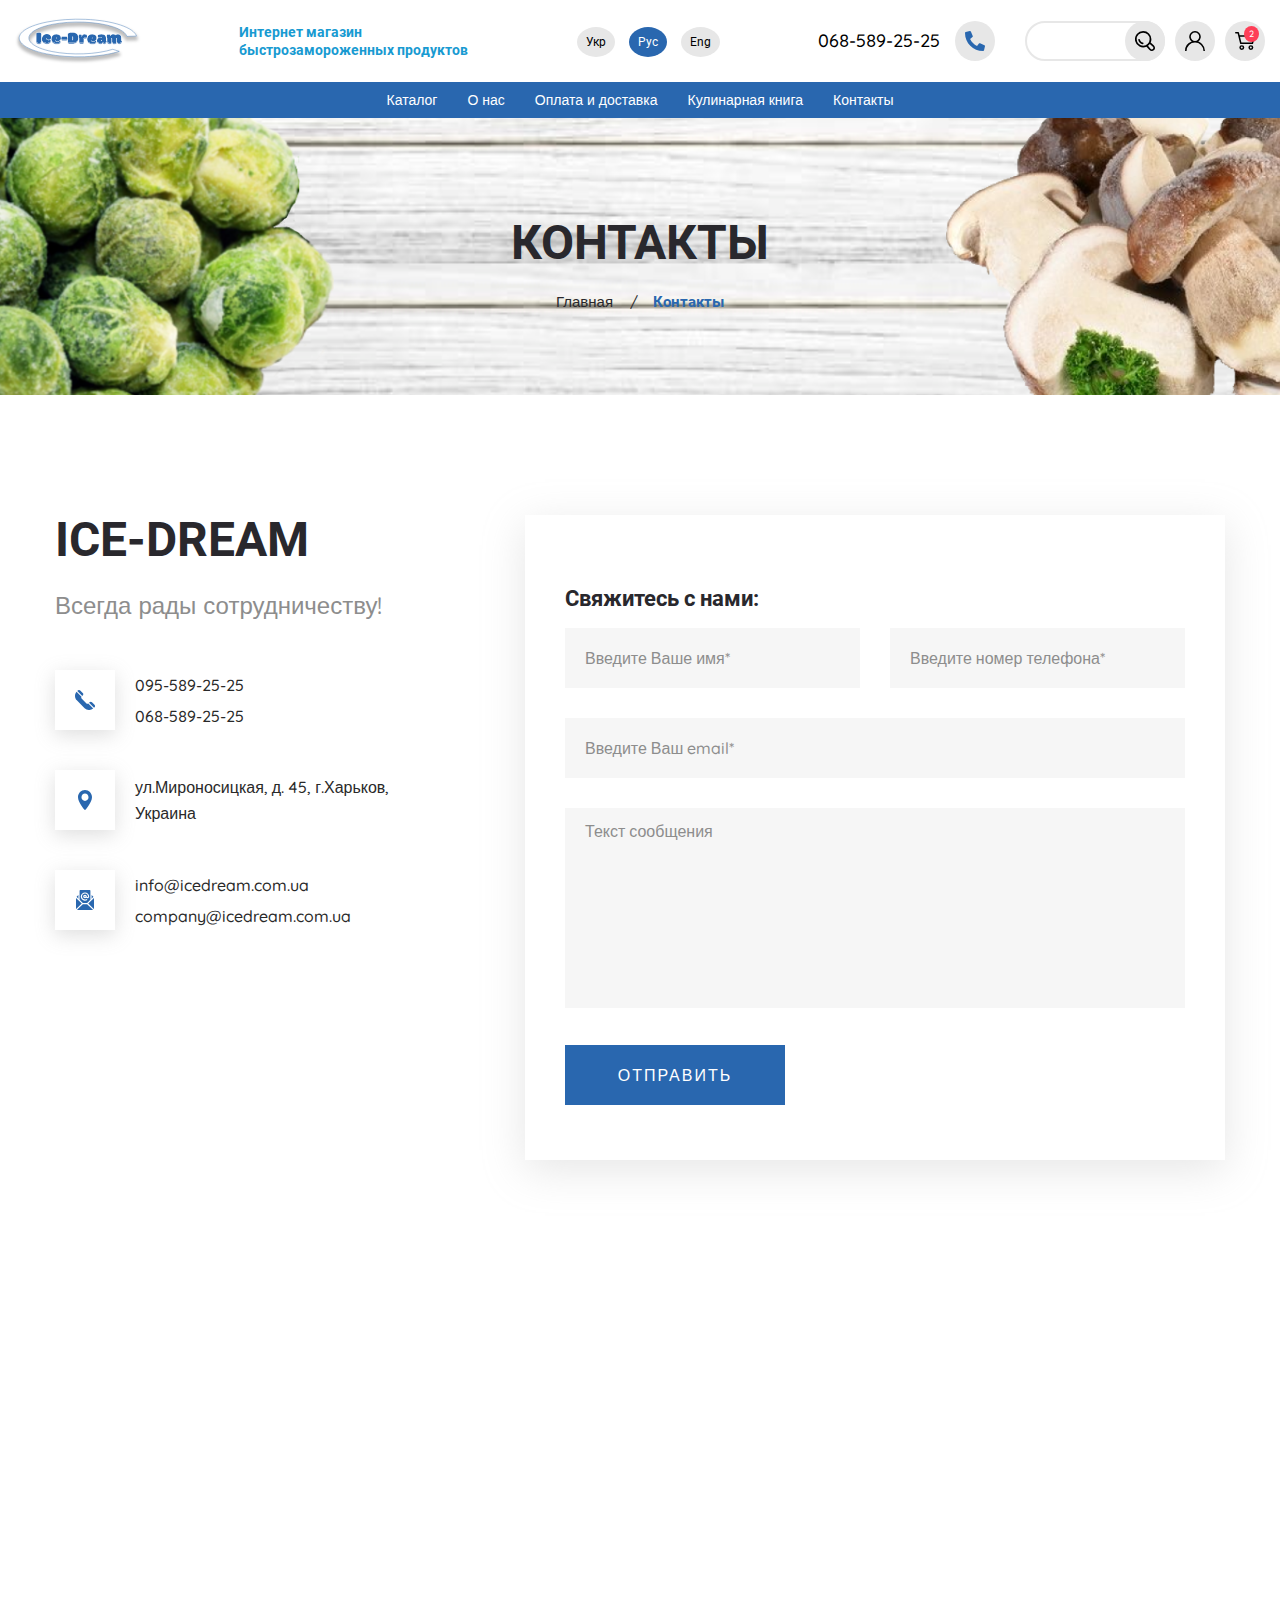
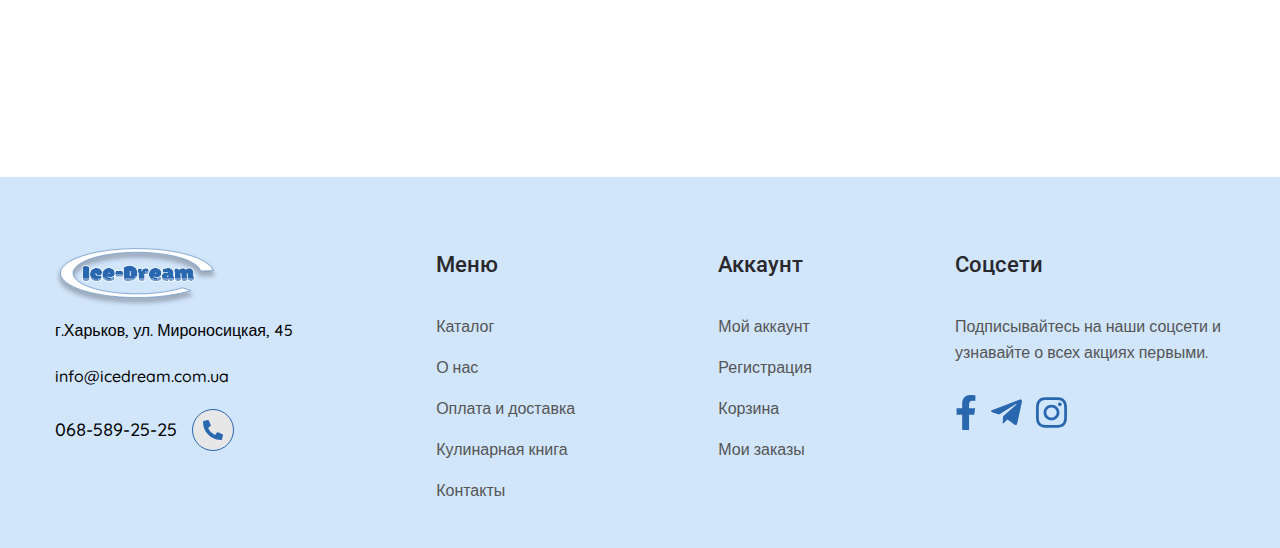
<file: contacts.html>
<!DOCTYPE html>
<html lang="ru">

<head>
  <meta charset="UTF-8">
  <meta name="viewport" content="width=device-width, initial-scale=1.0">
  <link rel="stylesheet" href="css/style.min.css">
  <title>Ice-Dream</title>
</head>

<body>
  <header class="header">
    <div class="header-top">
      <div class="header-top__wrapper">
        <div class="container">
          <div class="header-top__inner">
            <a class="logo" href="#">
              <img class="logo__img header-top__logo-img" src="images/icons/logo.svg" alt="logo">
            </a>
            <div class="header-top__text">
              Интернет магазин быстрозамороженных
              продуктов
            </div>
            <div class="leng">
              <a class="leng__link" href="#">Укр</a>
              <a class="leng__link leng__link--active" href="#">Рус</a>
              <a class="leng__link" href="#">Eng</a>
            </div>
            <div class="header-top__info">
              <div class="callback">
                <a class="callback__link" href="#tel:+380685892525">068-589-25-25</a>
                <a class="callback__btn-popup" href="#popup" data-modal="#popup">
                  <svg xmlns="http://www.w3.org/2000/svg" xmlns:xlink="http://www.w3.org/1999/xlink" width="40pt"
                    height="40pt" viewBox="0 0 40 40" version="1.1">
                    <g>
                      <path
                        d="M 38.859375 28.265625 L 30.109375 24.515625 C 29.339844 24.1875 28.449219 24.40625 27.921875 25.054688 L 24.046875 29.789062 C 17.964844 26.921875 13.070312 22.027344 10.203125 15.945312 L 14.9375 12.070312 C 15.585938 11.542969 15.804688 10.652344 15.476562 9.882812 L 11.726562 1.132812 C 11.363281 0.300781 10.460938 -0.152344 9.578125 0.046875 L 1.453125 1.921875 C 0.601562 2.117188 0 2.875 0 3.75 C 0 23.789062 16.242188 40 36.25 40 C 37.125 40 37.882812 39.398438 38.078125 38.546875 L 39.953125 30.421875 C 40.152344 29.535156 39.695312 28.628906 38.859375 28.265625 Z M 38.859375 28.265625 " />
                    </g>
                  </svg>
                </a>
              </div>
              <div class="header-top__account">
                <form class="search" action="#">
                  <div class="search__input-box">
                    <input class="search__input" type="text">
                  </div>
                  <button class="search__btn user-btn" type="submit">
                    <svg xmlns="http://www.w3.org/2000/svg" width="20" height="20.002" viewBox="0 0 15.28 15.281">
                      <path
                        d="M1547.7,72.076a0.617,0.617,0,0,1,.75.485,2.583,2.583,0,0,0,.78,1.489,3.036,3.036,0,0,0,1.49.777,0.636,0.636,0,0,1,.49.743,0.649,0.649,0,0,1-.72.515,4.21,4.21,0,0,1-2.14-1.13,4.164,4.164,0,0,1-1.13-2.136A0.6,0.6,0,0,1,1547.7,72.076ZM1550.98,66a6.267,6.267,0,0,1,6.28,6.257,6.136,6.136,0,0,1-.57,2.6l2.34,2.036c1.7,1.746.74,3.266,0.29,3.717-0.42.454-1.99,1.414-3.73-.292l-2.06-2.35A6.261,6.261,0,1,1,1550.98,66Zm5.55,13.517a1.352,1.352,0,0,0,1.88.226,1.313,1.313,0,0,0-.23-1.874l-2.16-1.88a6.236,6.236,0,0,1-1.37,1.34Zm-5.55-2.312a4.948,4.948,0,1,0-4.97-4.948A4.963,4.963,0,0,0,1550.98,77.2Z"
                        transform="translate(-1544.72 -66)" />
                    </svg>
                  </button>
                </form>
                <a class="header-top__user user-btn" href="#">
                  <svg xmlns="http://www.w3.org/2000/svg" width="20" height="20" viewBox="0 0 20 20">
                    <path
                      d="M1392.07,57.928a9.923,9.923,0,0,0-3.8-2.383,5.78,5.78,0,1,0-6.54,0A10.018,10.018,0,0,0,1375,65h1.56a8.44,8.44,0,0,1,16.88,0H1395A9.931,9.931,0,0,0,1392.07,57.928Zm-11.29-7.148A4.22,4.22,0,1,1,1385,55,4.222,4.222,0,0,1,1380.78,50.78Z"
                      transform="translate(-1375 -45)" />
                  </svg>
                </a>
                <div class="header-top__cart user-btn">
                  <a class="header-top__cart-link" href="#">
                    <svg xmlns="http://www.w3.org/2000/svg" width="22" height="20" viewBox="0 0 22 20">
                      <path
                        d="M1527.44,65a2.724,2.724,0,1,1,2.74-2.724A2.738,2.738,0,0,1,1527.44,65Zm0-3.814a1.09,1.09,0,1,0,1.09,1.09A1.094,1.094,0,0,0,1527.44,61.183Zm1.75-2.806h-12.81a0.823,0.823,0,0,1-.8-0.628l-2.68-11.115h-2.06a0.817,0.817,0,1,1,0-1.634h2.71a0.824,0.824,0,0,1,.8.627l0.74,3.078h16.1a0.818,0.818,0,0,1,.8,1.014l-2,8.038A0.822,0.822,0,0,1,1529.19,58.377Zm-12.16-1.635h11.52l1.59-6.4h-14.65ZM1517.48,65a2.724,2.724,0,1,1,2.74-2.724A2.738,2.738,0,0,1,1517.48,65Zm0-3.814a1.09,1.09,0,1,0,1.09,1.09A1.094,1.094,0,0,0,1517.48,61.183Z"
                        transform="translate(-1510 -45)" />
                    </svg>
                  </a>
                  <span class="header-top__cart-num">2</span>
                </div>
              </div>
              <div class="btn-menu">
                <span></span>
              </div>
            </div>
          </div>
        </div>
        <div class="menu-box">
          <nav class="menu">
            <ul class="menu__list">
              <li class="menu__item">
                <a class="menu__link" href="#">Каталог</a>
              </li>
              <li class="menu__item">
                <a class="menu__link" href="#">О нас</a>
              </li>
              <li class="menu__item">
                <a class="menu__link" href="#">Оплата и доставка</a>
              </li>
              <li class="menu__item">
                <a class="menu__link" href="#">Кулинарная книга</a>
              </li>
              <li class="menu__item">
                <a class="menu__link" href="#">Контакты</a>
              </li>
            </ul>
          </nav>
          <div class="menu-box__bottom">
            <div class="menu-box__user">
              <a class="menu-box__link" href="#">Вход</a>
              <span> / </span>
              <a class="menu-box__link" href="#">Регистрация</a>
            </div>
            <div class="leng">
              <a class="leng__link" href="#">Укр</a>
              <a class="leng__link leng__link--active" href="#">Рус</a>
              <a class="leng__link" href="#">Eng</a>
            </div>
          </div>
        </div>
      </div>
    </div>
  <div class="popup" id="popup">
    <div class="popup__body">
      <div class="popup__content">
        <a class="popup__close" href="#" data-close="">X</a>
        <div class="popup__title">Мы Вам перезвоним:</div>
        <form class="popup__form" action="#">
          <input class="popup__input" type="text" placeholder="Ваше имя">
          <input class="popup__input popup__input--tel" type="tel" placeholder="Номер телефона">
          <button class="popup__btn btn" type="submit">Позвонить мне</button>
        </form>
      </div>
    </div>
  </div>
  </header>


  <main class="main">

    <section class="top">
      <div class="container top__container">
        <div class="top__wrapper" style="background-image: url('../images/bg-catalog-left.png');">
          <div class="top__inner" style="background-image: url('../images/bg-catalog-right.png');">
            <h5 class="title top__title">Контакты</h5>
            <div class="breadcrumbs">
              <ul class="breadcrumbs__list">
                <li class="breadcrumbs__item">
                  <a href="#" class="breadcrumbs__link">Главная</a>
                </li>
                <li class="breadcrumbs__item">
                  <a href="#" class="breadcrumbs__link">Контакты</a>
                </li>
              </ul>
            </div>
          </div>
        </div>
      </div>
    </section>

    <section class="contacts">
      <div class="container-small">
        <div class="contacts__inner">
          <div class="contacts__content">
            <h5 class="contacts__title title">Ice-dream</h5>
            <div class="contacts__subtitle">Всегда рады сотрудничеству!</div>
            <div class="contacts__item">
              <div class="contacts__img-box">
                <img class="contacts__img" src="images/icons/tel.svg" alt="icon">
              </div>
              <div class="contacts__text">
                <a class="contacts__link" href="#tel:+380955892525">095-589-25-25</a>
                <a class="contacts__link" href="#tel:+380685892525">068-589-25-25</a>
              </div>
            </div>
            <div class="contacts__item">
              <div class="contacts__img-box">
                <img class="contacts__img" src="images/icons/location.svg" alt="icon">
              </div>
              <div class="contacts__text">
                ул.Мироносицкая, д. 45, г.Харьков, Украина
              </div>
            </div>
            <div class="contacts__item">
              <div class="contacts__img-box">
                <img class="contacts__img" src="images/icons/mail.svg" alt="icon">
              </div>
              <div class="contacts__text">
                <a class="contacts__link" href="#mailto:info@icedream.com.ua">info@icedream.com.ua</a>
                <a class="contacts__link" href="#mailto:company@icedream.com.ua">company@icedream.com.ua</a>
              </div>
            </div>
          </div>
          <div class="contacts__review">
            <div class="contacts__review-title">Свяжитесь с нами:</div>
            <form class="contacts__form" action="#">
              <div class="contacts__form-top">
                <input type="text" class="contacts__input contacts__input--top" placeholder="Введите Ваше имя*">
                <input type="number" class="contacts__input contacts__input--top input-num"
                  placeholder="Введите номер телефона*">
              </div>
              <input type="text" class="contacts__input" placeholder="Введите Ваш email*">
              <textarea class="contacts__textarea" placeholder="Текст сообщения"></textarea>
              <button class="contacts__btn btn" type="submit">Отправить</button>
            </form>
          </div>
        </div>
        <div class="contacts__map">
          <iframe
            src="https://www.google.com/maps/embed?pb=!1m18!1m12!1m3!1d2564.2811224385855!2d36.23593131571532!3d50.00608587941646!2m3!1f0!2f0!3f0!3m2!1i1024!2i768!4f13.1!3m3!1m2!1s0x4127a0de7eb34c21%3A0x1f5593f534e485de!2z0YPQuy4g0JzQuNGA0L7QvdC-0YHQuNGG0LrQsNGPLCA0NSwg0KXQsNGA0YzQutC-0LIsINCl0LDRgNGM0LrQvtCy0YHQutCw0Y8g0L7QsdC70LDRgdGC0YwsIDYxMDAw!5e0!3m2!1sru!2sua!4v1614797452356!5m2!1sru!2sua"
            width="600" height="450" style="border:0;" allowfullscreen="" loading="lazy"></iframe>
        </div>
      </div>
    </section>



  </main>

  <footer class="footer">
    <div class="container-small">
      <div class="footer__items">
        <div class="footer__item footer__info">
          <a class="logo" href="#">
            <img class="logo__img footer__logo-img" src="images/icons/logo.svg" alt="logo">
          </a>
          <p class="footer__addres">
            г.Харьков, ул. Мироносицкая, 45
          </p>
          <a class="footer__email" href="#mailto:arktikashop@gmail.com">info@icedream.com.ua</a>
          <div class="callback">
            <a class="callback__link" href="#tel:+380685892525">068-589-25-25</a>
            <a class="callback__btn-popup footer__btn-popup" href="#" data-modal="#popup">
              <svg xmlns="http://www.w3.org/2000/svg" xmlns:xlink="http://www.w3.org/1999/xlink" width="40pt"
                height="40pt" viewBox="0 0 40 40" version="1.1">
                <g>
                  <path
                    d="M 38.859375 28.265625 L 30.109375 24.515625 C 29.339844 24.1875 28.449219 24.40625 27.921875 25.054688 L 24.046875 29.789062 C 17.964844 26.921875 13.070312 22.027344 10.203125 15.945312 L 14.9375 12.070312 C 15.585938 11.542969 15.804688 10.652344 15.476562 9.882812 L 11.726562 1.132812 C 11.363281 0.300781 10.460938 -0.152344 9.578125 0.046875 L 1.453125 1.921875 C 0.601562 2.117188 0 2.875 0 3.75 C 0 23.789062 16.242188 40 36.25 40 C 37.125 40 37.882812 39.398438 38.078125 38.546875 L 39.953125 30.421875 C 40.152344 29.535156 39.695312 28.628906 38.859375 28.265625 Z M 38.859375 28.265625 " />
                </g>
              </svg>
            </a>
          </div>
        </div>
        <div class="footer__item footer__menu">
          <div class="footer__title">Меню</div>
          <ul class="footer__list">
            <li class="footer__list-item">
              <a class="footer__link" href="#">Каталог</a>
            </li>
            <li class="footer__list-item">
              <a class="footer__link" href="#">О нас</a>
            </li>
            <li class="footer__list-item">
              <a class="footer__link" href="#">Оплата и доставка</a>
            </li>
            <li class="footer__list-item">
              <a class="footer__link" href="#">Кулинарная книга</a>
            </li>
            <li class="footer__list-item">
              <a class="footer__link" href="#">Контакты</a>
            </li>
          </ul>
        </div>
        <div class="footer__item footer__user">
          <div class="footer__title">Аккаунт</div>
          <ul class="footer__list">
            <li class="footer__list-item">
              <a class="footer__link" href="#">Мой аккаунт</a>
            </li>
            <li class="footer__list-item">
              <a class="footer__link" href="#">Регистрация</a>
            </li>
            <li class="footer__list-item">
              <a class="footer__link" href="#">Корзина</a>
            </li>
            <li class="footer__list-item">
              <a class="footer__link" href="#">Мои заказы</a>
            </li>
          </ul>
        </div>
        <div class="footer__item footer__social">
          <div class="footer__title">Соцсети</div>
          <p class="footer__text">
            Подписывайтесь на наши соцсети и узнавайте о всех акциях первыми.
          </p>
          <div class="social">
            <a class="social__link" href="#">
              <svg width="22" height="35" viewBox="0 0 22 35" fill="none" xmlns="http://www.w3.org/2000/svg">
                <path
                  d="M19.1914 19.6875L20.168 13.3516H14.0547V9.24219C14.0547 7.51172 14.9102 5.82031 17.6484 5.82031H20.4258V0.429688C20.4258 0.429688 17.9062 0 15.4922 0C10.4609 0 7.16797 3.03516 7.16797 8.52734V13.3516H1.57422V19.6875H7.16797V35H14.0547V19.6875H19.1914Z" />
              </svg>
            </a>
            <a class="social__link" href="#">
              <svg width="31" height="35" viewBox="0 0 31 35" fill="none" xmlns="http://www.w3.org/2000/svg">
                <g clip-path="url(#clip0)">
                  <path
                    d="M30.9101 6.74219L26.2305 28.5313C25.8789 30.0703 24.9609 30.4531 23.6523 29.7305L16.5234 24.5391L13.0859 27.8086C12.7031 28.1836 12.3867 28.5 11.6523 28.5L12.164 21.3281L25.375 9.53516C25.9492 9.03125 25.25 8.75 24.4805 9.25781L8.15233 19.4141L1.12108 17.2422C-0.410172 16.7695 -0.437516 15.7305 1.43748 15.0039L28.9375 4.53906C30.2109 4.06641 31.3242 4.82031 30.9101 6.74219Z" />
                </g>
                <defs>
                  <clipPath>
                    <rect width="31" height="35" fill="white" />
                  </clipPath>
                </defs>
              </svg>
            </a>
            <a class="social__link" href="#">
              <svg width="31" height="35" viewBox="0 0 31 35" fill="none" xmlns="http://www.w3.org/2000/svg">
                <g clip-path="url(#clip0)">
                  <path
                    d="M15.5078 9.64062C11.1055 9.64062 7.55469 13.1445 7.55469 17.4922C7.55469 21.8398 11.1055 25.3477 15.5078 25.3477C19.9062 25.3477 23.457 21.8398 23.457 17.4922C23.457 13.1445 19.9062 9.64062 15.5078 9.64062ZM15.5078 22.6016C12.6641 22.6016 10.3398 20.3086 10.3398 17.4922C10.3398 14.6758 12.6562 12.3867 15.5078 12.3867C18.3594 12.3867 20.6758 14.6758 20.6758 17.4922C20.6758 20.3086 18.3516 22.6016 15.5078 22.6016ZM25.6367 9.31641C25.6367 10.3359 24.8086 11.1484 23.7812 11.1484C22.75 11.1484 21.9297 10.3281 21.9297 9.31641C21.9297 8.30469 22.7578 7.48438 23.7812 7.48438C24.8086 7.48438 25.6367 8.30469 25.6367 9.31641ZM30.9023 11.1758C30.7852 8.72266 30.2188 6.54688 28.3984 4.75781C26.5859 2.96484 24.3867 2.40625 21.9023 2.28125C19.3398 2.14062 11.668 2.14062 9.10547 2.28125C6.62891 2.39844 4.42969 2.96094 2.60938 4.75C0.789062 6.54297 0.226562 8.71484 0.105469 11.1719C-0.0429688 13.6992 -0.0429688 21.2812 0.105469 23.8086C0.222656 26.2656 0.789062 28.4375 2.60938 30.2305C4.42969 32.0195 6.62109 32.5781 9.10547 32.7031C11.668 32.8477 19.3398 32.8477 21.9023 32.7031C24.3867 32.5859 26.5859 32.0273 28.3984 30.2305C30.2109 28.4375 30.7773 26.2656 30.9023 23.8086C31.0469 21.2812 31.0469 13.707 30.9023 11.1758ZM27.5938 26.5234C27.0547 27.8633 26.0117 28.8945 24.6484 29.4375C22.6055 30.2344 17.7617 30.0508 15.5078 30.0508C13.25 30.0508 8.40234 30.2305 6.36719 29.4375C5.01172 28.9023 3.96484 27.8711 3.41797 26.5234C2.60938 24.5078 2.79688 19.7227 2.79688 17.4922C2.79688 15.2656 2.61719 10.4727 3.41797 8.46094C3.95703 7.125 5.00391 6.08984 6.36719 5.55078C8.40625 4.75 13.25 4.9375 15.5078 4.9375C17.7617 4.9375 22.6133 4.75781 24.6484 5.55078C26.0039 6.08594 27.0508 7.11719 27.5938 8.46094C28.4062 10.4805 28.2188 15.2656 28.2188 17.4922C28.2188 19.7227 28.4062 24.5156 27.5938 26.5234Z" />
                </g>
                <defs>
                  <clipPath>
                    <rect width="31" height="35" fill="white" />
                  </clipPath>
                </defs>
              </svg>
            </a>
          </div>
        </div>
      </div>
    </div>
  </footer>


  <script src="js/main.min.js"></script>
</body>

</html>
</file>
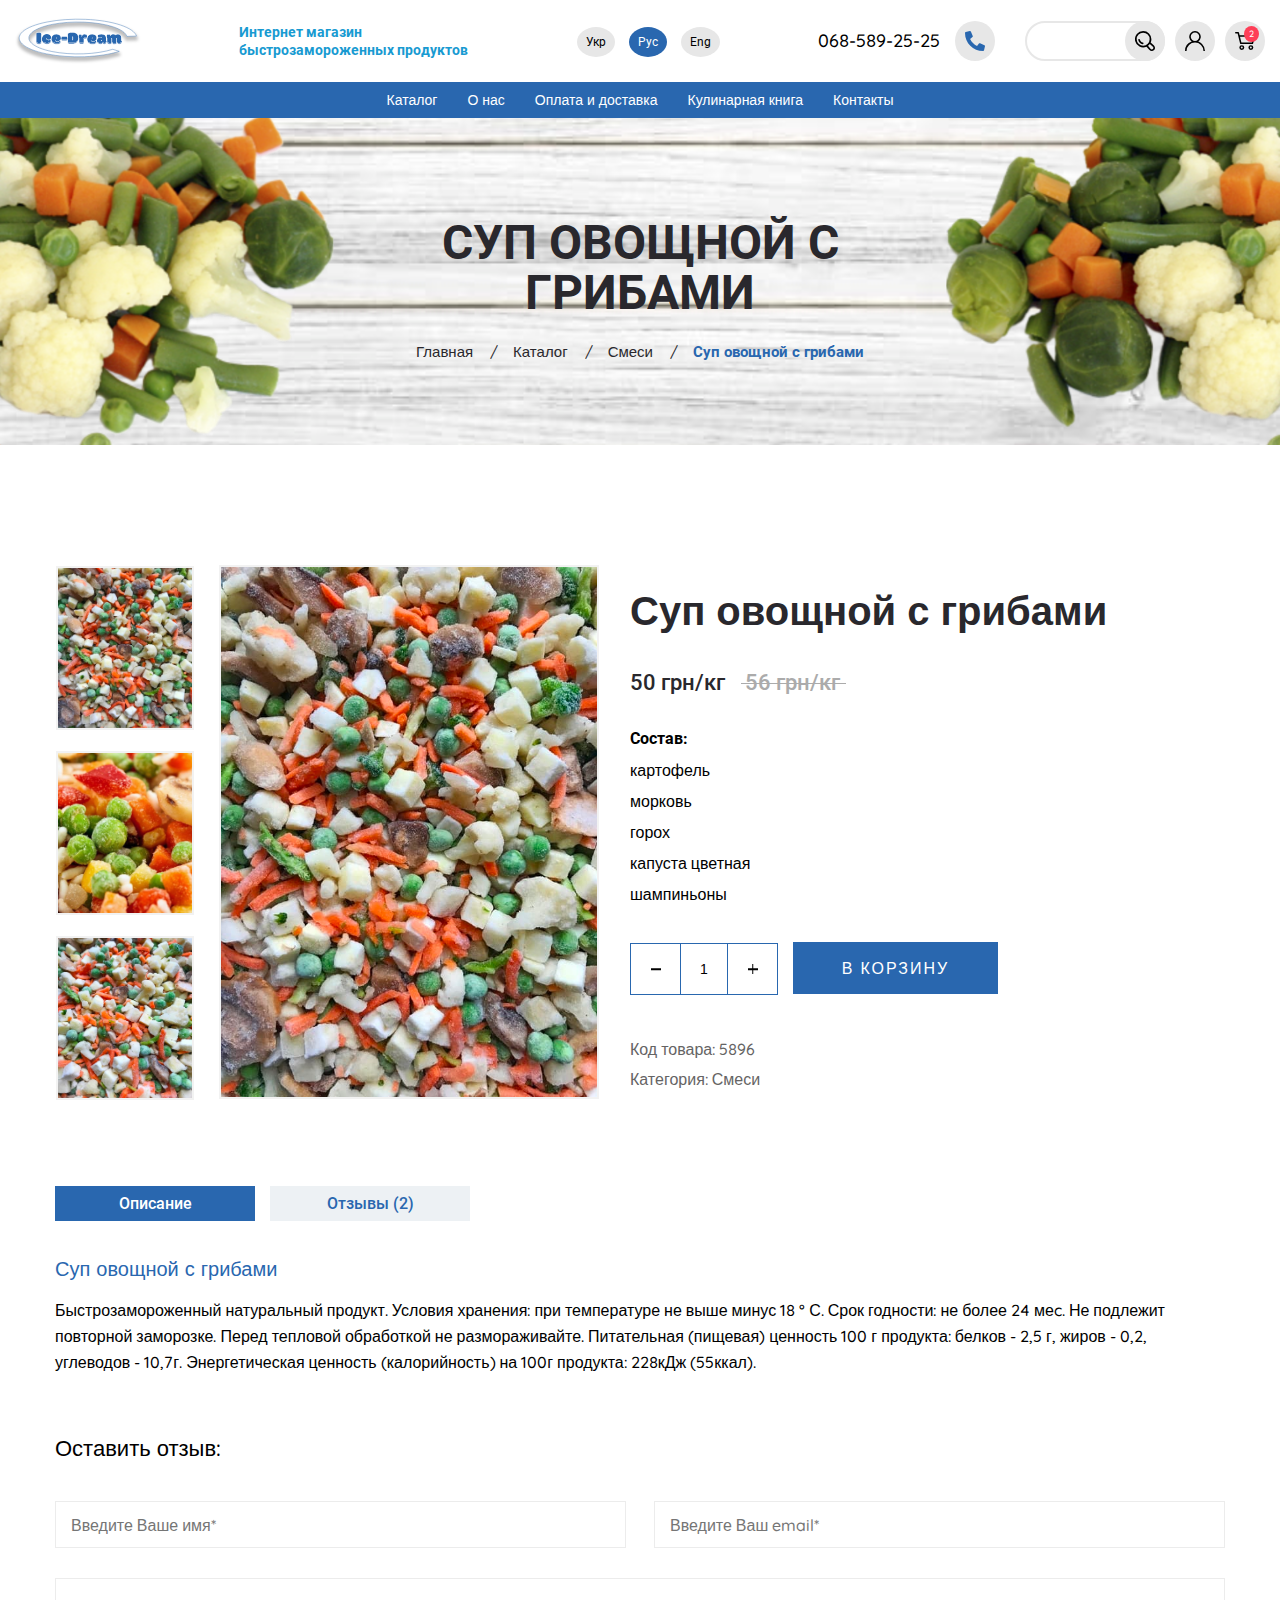
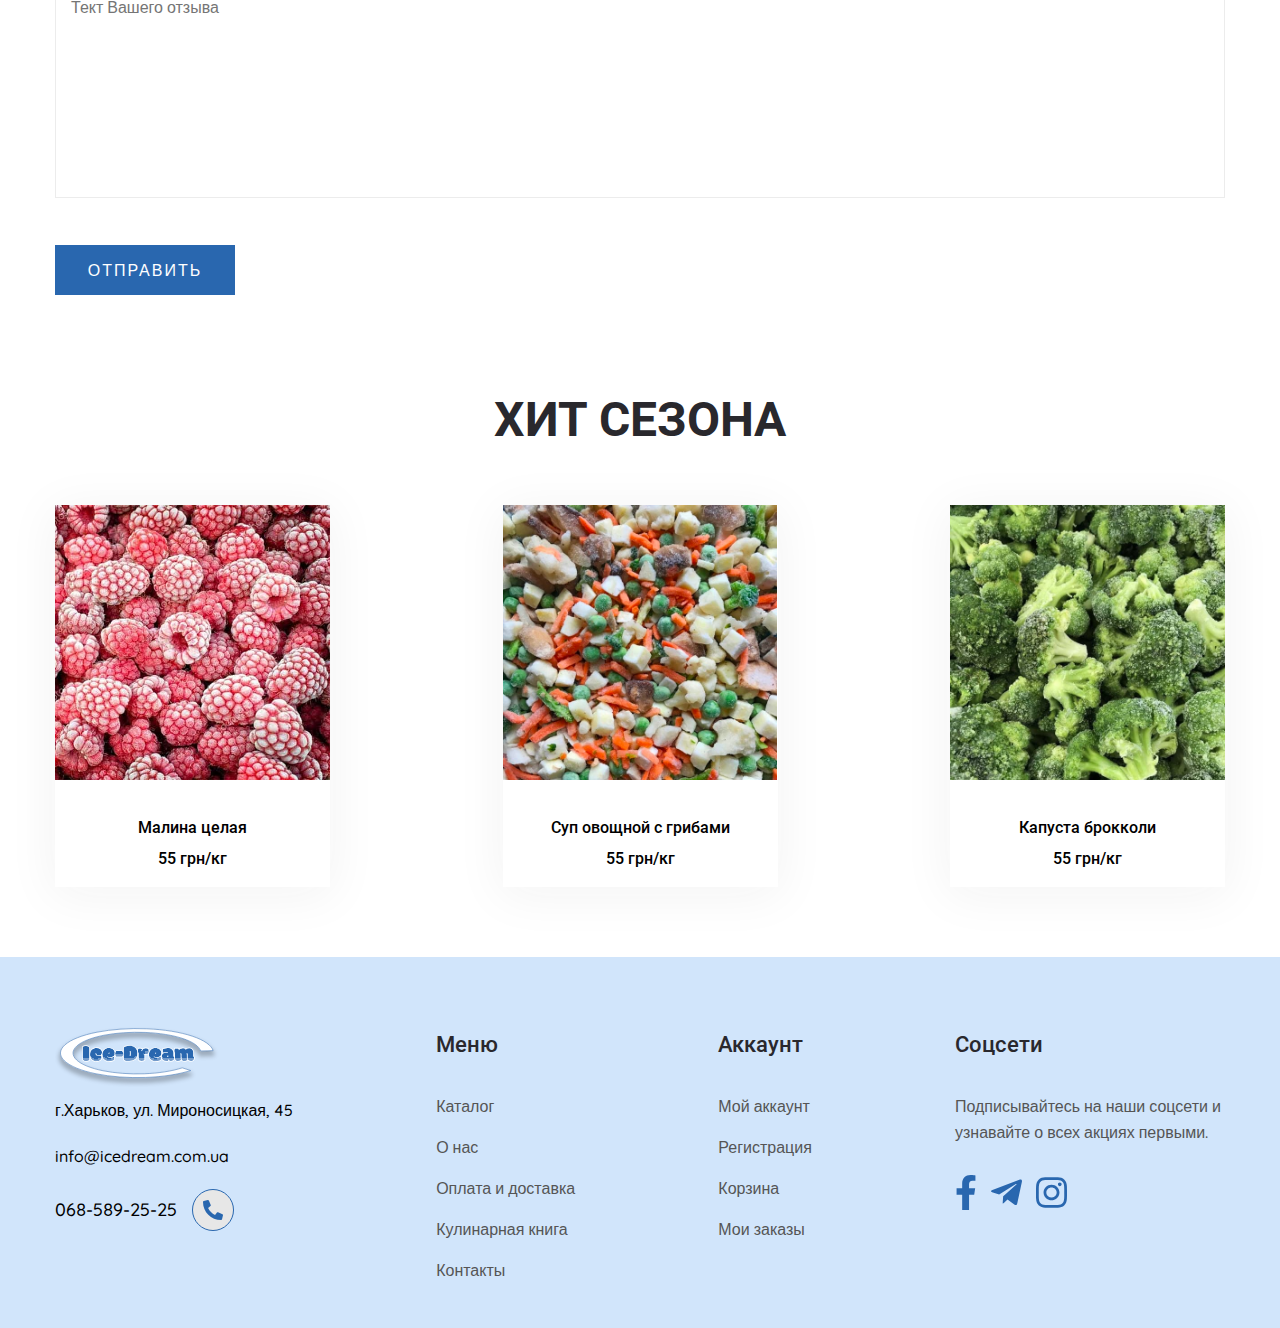
<file: product-details.html>
<!DOCTYPE html>
<html lang="ru">

<head>
  <meta charset="UTF-8">
  <meta name="viewport" content="width=device-width, initial-scale=1.0">
  <link rel="stylesheet" href="css/style.min.css">
  <title>Ice-Dream</title>
</head>

<body>
  <header class="header">
    <div class="header-top">
      <div class="header-top__wrapper">
        <div class="container">
          <div class="header-top__inner">
            <a class="logo" href="#">
              <img class="logo__img header-top__logo-img" src="images/icons/logo.svg" alt="logo">
            </a>
            <div class="header-top__text">
              Интернет магазин быстрозамороженных
              продуктов
            </div>
            <div class="leng">
              <a class="leng__link" href="#">Укр</a>
              <a class="leng__link leng__link--active" href="#">Рус</a>
              <a class="leng__link" href="#">Eng</a>
            </div>
            <div class="header-top__info">
              <div class="callback">
                <a class="callback__link" href="#tel:+380685892525">068-589-25-25</a>
                <a class="callback__btn-popup" href="#popup" data-modal="#popup">
                  <svg xmlns="http://www.w3.org/2000/svg" xmlns:xlink="http://www.w3.org/1999/xlink" width="40pt"
                    height="40pt" viewBox="0 0 40 40" version="1.1">
                    <g>
                      <path
                        d="M 38.859375 28.265625 L 30.109375 24.515625 C 29.339844 24.1875 28.449219 24.40625 27.921875 25.054688 L 24.046875 29.789062 C 17.964844 26.921875 13.070312 22.027344 10.203125 15.945312 L 14.9375 12.070312 C 15.585938 11.542969 15.804688 10.652344 15.476562 9.882812 L 11.726562 1.132812 C 11.363281 0.300781 10.460938 -0.152344 9.578125 0.046875 L 1.453125 1.921875 C 0.601562 2.117188 0 2.875 0 3.75 C 0 23.789062 16.242188 40 36.25 40 C 37.125 40 37.882812 39.398438 38.078125 38.546875 L 39.953125 30.421875 C 40.152344 29.535156 39.695312 28.628906 38.859375 28.265625 Z M 38.859375 28.265625 " />
                    </g>
                  </svg>
                </a>
              </div>
              <div class="header-top__account">
                <form class="search" action="#">
                  <div class="search__input-box">
                    <input class="search__input" type="text">
                  </div>
                  <button class="search__btn user-btn" type="submit">
                    <svg xmlns="http://www.w3.org/2000/svg" width="20" height="20.002" viewBox="0 0 15.28 15.281">
                      <path
                        d="M1547.7,72.076a0.617,0.617,0,0,1,.75.485,2.583,2.583,0,0,0,.78,1.489,3.036,3.036,0,0,0,1.49.777,0.636,0.636,0,0,1,.49.743,0.649,0.649,0,0,1-.72.515,4.21,4.21,0,0,1-2.14-1.13,4.164,4.164,0,0,1-1.13-2.136A0.6,0.6,0,0,1,1547.7,72.076ZM1550.98,66a6.267,6.267,0,0,1,6.28,6.257,6.136,6.136,0,0,1-.57,2.6l2.34,2.036c1.7,1.746.74,3.266,0.29,3.717-0.42.454-1.99,1.414-3.73-.292l-2.06-2.35A6.261,6.261,0,1,1,1550.98,66Zm5.55,13.517a1.352,1.352,0,0,0,1.88.226,1.313,1.313,0,0,0-.23-1.874l-2.16-1.88a6.236,6.236,0,0,1-1.37,1.34Zm-5.55-2.312a4.948,4.948,0,1,0-4.97-4.948A4.963,4.963,0,0,0,1550.98,77.2Z"
                        transform="translate(-1544.72 -66)" />
                    </svg>
                  </button>
                </form>
                <a class="header-top__user user-btn" href="#">
                  <svg xmlns="http://www.w3.org/2000/svg" width="20" height="20" viewBox="0 0 20 20">
                    <path
                      d="M1392.07,57.928a9.923,9.923,0,0,0-3.8-2.383,5.78,5.78,0,1,0-6.54,0A10.018,10.018,0,0,0,1375,65h1.56a8.44,8.44,0,0,1,16.88,0H1395A9.931,9.931,0,0,0,1392.07,57.928Zm-11.29-7.148A4.22,4.22,0,1,1,1385,55,4.222,4.222,0,0,1,1380.78,50.78Z"
                      transform="translate(-1375 -45)" />
                  </svg>
                </a>
                <div class="header-top__cart user-btn">
                  <a class="header-top__cart-link" href="#">
                    <svg xmlns="http://www.w3.org/2000/svg" width="22" height="20" viewBox="0 0 22 20">
                      <path
                        d="M1527.44,65a2.724,2.724,0,1,1,2.74-2.724A2.738,2.738,0,0,1,1527.44,65Zm0-3.814a1.09,1.09,0,1,0,1.09,1.09A1.094,1.094,0,0,0,1527.44,61.183Zm1.75-2.806h-12.81a0.823,0.823,0,0,1-.8-0.628l-2.68-11.115h-2.06a0.817,0.817,0,1,1,0-1.634h2.71a0.824,0.824,0,0,1,.8.627l0.74,3.078h16.1a0.818,0.818,0,0,1,.8,1.014l-2,8.038A0.822,0.822,0,0,1,1529.19,58.377Zm-12.16-1.635h11.52l1.59-6.4h-14.65ZM1517.48,65a2.724,2.724,0,1,1,2.74-2.724A2.738,2.738,0,0,1,1517.48,65Zm0-3.814a1.09,1.09,0,1,0,1.09,1.09A1.094,1.094,0,0,0,1517.48,61.183Z"
                        transform="translate(-1510 -45)" />
                    </svg>
                  </a>
                  <span class="header-top__cart-num">2</span>
                </div>
              </div>
              <div class="btn-menu">
                <span></span>
              </div>
            </div>
          </div>
        </div>
        <div class="menu-box">
          <nav class="menu">
            <ul class="menu__list">
              <li class="menu__item">
                <a class="menu__link" href="#">Каталог</a>
              </li>
              <li class="menu__item">
                <a class="menu__link" href="#">О нас</a>
              </li>
              <li class="menu__item">
                <a class="menu__link" href="#">Оплата и доставка</a>
              </li>
              <li class="menu__item">
                <a class="menu__link" href="#">Кулинарная книга</a>
              </li>
              <li class="menu__item">
                <a class="menu__link" href="#">Контакты</a>
              </li>
            </ul>
          </nav>
          <div class="menu-box__bottom">
            <div class="menu-box__user">
              <a class="menu-box__link" href="#">Вход</a>
              <span> / </span>
              <a class="menu-box__link" href="#">Регистрация</a>
            </div>
            <div class="leng">
              <a class="leng__link" href="#">Укр</a>
              <a class="leng__link leng__link--active" href="#">Рус</a>
              <a class="leng__link" href="#">Eng</a>
            </div>
          </div>
        </div>
      </div>
    </div>
    <div class="popup" id="popup">
      <div class="popup__body">
        <div class="popup__content">
          <a class="popup__close" href="#" data-close="">X</a>
          <div class="popup__title">Мы Вам перезвоним:</div>
          <form class="popup__form" action="#">
            <input class="popup__input" type="text" placeholder="Ваше имя">
            <input class="popup__input popup__input--tel" type="tel" placeholder="Номер телефона">
            <button class="popup__btn btn" type="submit">Позвонить мне</button>
          </form>
        </div>
      </div>
    </div>
  </header>

  <main class="main">

    <section class="top">
      <div class="container top__container">
        <div class="top__wrapper" style="background-image: url('../images/bg-product-left.png');">
          <div class="top__inner" style="background-image: url('../images/bg-product-right.png')">
            <h5 class="title top__title">Суп овощной с грибами</h5>
            <div class="breadcrumbs">
              <ul class="breadcrumbs__list">
                <li class="breadcrumbs__item">
                  <a href="#" class="breadcrumbs__link">Главная</a>
                </li>
                <li class="breadcrumbs__item">
                  <a href="#" class="breadcrumbs__link">Каталог</a>
                </li>
                <li class="breadcrumbs__item">
                  <a href="#" class="breadcrumbs__link">Смеси</a>
                </li>
                <li class="breadcrumbs__item">
                  <a href="#" class="breadcrumbs__link">Суп овощной с грибами</a>
                </li>
              </ul>
            </div>
          </div>
        </div>
      </div>
    </section>

    <section class="product-one">
      <div class="container-small">
        <div class="product-one__inner">

          <div class="product-one__slider product-slider">
            <div class="product-slider__small">
              <div class="product-slider__small-item">
                <img class="product-slider__small-img" src="images/product/2.jpg" alt="">
              </div>
              <div class="product-slider__small-item">
                <img class="product-slider__small-img" src="images/product/2-2.jpg" alt="">
              </div>
              <div class="product-slider__small-item">
                <img class="product-slider__small-img" src="images/product/2-1.jpg" alt="">
              </div>
            </div>
            <div class="product-slider__big">
              <div class="product-slider__big-item">
                <img class="product-slider__big-img" src="images/product/2.jpg" alt="">
              </div>
              <div class="product-slider__big-item">
                <img class="product-slider__big-img" src="images/product/2-2.jpg" alt="">
              </div>
              <div class="product-slider__big-item">
                <img class="product-slider__big-img" src="images/product/2-1.jpg" alt="">
              </div>
            </div>
          </div>

          <div class="product-one__content">
            <h6 class="product-one__title">Суп овощной с грибами</h6>
            <div class="product-one__price">
              <span class="product-one__num">50 грн/кг</span>
              <span class="product-one__promo">56 грн/кг</span>
            </div>
            <ul class="product-one__descr">
              <li class="product-one__item product-one__item-title">Состав:</li>
              <li class="product-one__item">картофель</li>
              <li class="product-one__item">морковь</li>
              <li class="product-one__item">горох</li>
              <li class="product-one__item">капуста цветная</li>
              <li class="product-one__item">шампиньоны</li>
            </ul>
            <form class="product-one__form" action="#">
              <div class="product-one__form-num">
                <input class="product-one__input" type="number" min="0" value="1" step=".1">
                <button class="product-one__btn btn" type="submit">В корзину</button>
              </div>
              <ul class="product-one__form-tags">
                <li class="product-one__form-item">
                  Код товара: <span>5896</span>
                </li>
                <li class="product-one__form-item">
                  Категория: <span>Смеси</span>
                </li>
              </ul>
            </form>
          </div>
        </div>
        <div class="product-one__tubs">
          <div class="product-one__buttons">
            <a class="product-one__tub product-one__tub--active" href="#content-1">Описание</a>
            <a class="product-one__tub" href="#content-2">Отзывы <span>(2)</span> </a>
          </div>
          <div class="product-one__tubs-items">
            <div class="product-one__tubs-item product-one__tubs-item--active" id="content-1">
              <div class="product-one__tubs-title">
                Суп овощной с грибами
              </div>
              <p class="product-one__text">
                Быстрозамороженный натуральный продукт. Условия хранения: при температуре не выше минус 18 ° С. Срок
                годности: не более
                24 меc. Не подлежит повторной заморозке. Перед тепловой обработкой не размораживайте. Питательная
                (пищевая) ценность 100
                г продукта: белков - 2,5 г, жиров - 0,2, углеводов - 10,7г. Энергетическая ценность (калорийность) на
                100г продукта:
                228кДж (55ккал).
              </p>
            </div>
            <div class="product-one__tubs-item" id="content-2">
              <div class="reviews">
                <div class="reviews__inner">
                  <div class="reviews__item">
                    <div class="reviews__box-img">
                      <img class="reviews__img" src="images/photo.jpg" alt="photo">
                    </div>
                    <div class="reviews__content">
                      <div class="reviews__top">
                        <span class="reviews__name">Анастасия Белкова</span>
                        <span class="reviews__date">07.02.2021</span>
                      </div>
                      <p class="reviews__text">
                        Покупаю у Вас не первый раз. Отличная смесь! Очень выручает, когда нужно быстро приготовить
                        что-то
                        на обуд. Спасибо большое!
                      </p>
                      <button class="reviews__btn">Ответить</button>
                    </div>
                  </div>
                  <form class="review-form" action="#">
                    <textarea class="review-form__textarea" placeholder="Введите свой ответ"></textarea>
                    <div class="review-form__box-btn">
                      <button class="review-form__btn btn" type="submit">Отправить</button>
                      <p class="review-form__btn-text">
                        * Оставлять ответ могут только зарегистрированные пользователи
                      </p>
                    </div>
                  </form>
                </div>
                <div class="reviews__inner">
                  <div class="reviews__item reviews__item--small">
                    <div class="reviews__box-img">
                      <img class="reviews__img" src="images/icons/logo.svg" alt="photo">
                    </div>
                    <div class="reviews__content">
                      <div class="reviews__top">
                        <span class="reviews__name">АРКТИКА</span>
                        <span class="reviews__date">07.02.2021</span>
                      </div>
                      <p class="reviews__text">
                        Благодарим за такие теплые слова!
                      </p>
                      <button class="reviews__btn">Ответить</button>
                    </div>
                  </div>
                  <form class="review-form review-form--small" action="#">
                    <textarea class="review-form__textarea" placeholder="Введите свой ответ"></textarea>
                    <div class="review-form__box-btn">
                      <button class="review-form__btn btn" type="submit">Отпраивть</button>
                      <p class="review-form__btn-text">
                        *Оставлять ответ могут только зарегистрированные пользователи
                      </p>
                    </div>
                  </form>
                </div>
              </div>
            </div>
          </div>
        </div>
        <div class="review">
          <div class="review__title">Оставить отзыв:</div>
          <form class="review__form" action="#">
            <div class="review__form-top">
              <input type="text" class="review__input" placeholder="Введите Ваше имя*">
              <input type="text" class="review__input" placeholder="Введите Ваш email*">
            </div>
            <textarea class="review__textarea" placeholder="Тект Вашего отзыва"></textarea>
            <button class="review__btn btn" type="submit">Отправить</button>
          </form>
        </div>
      </div>
    </section>
    <section class="popular">
      <div class="container-small">
        <h6 class="title">хит сезона</h6>
        <div class="popular__items" id="popular__items">
          <div class="popular__item">
            <a class="popular-item popular-item--big" href="#">
              <div class="popular-item__img-box">
                <img class="popular-item__img" src="images/product/1.jpg" alt="popular product">
              </div>
              <div class="popular-item__descr">
                <span class="popular-item__title">Малина целая</span>
                <span class="popular-item__price">55 грн/кг</span>
              </div>
            </a>
          </div>
          <div class="popular__item">
            <a class="popular-item popular-item--big" href="#">
              <div class="popular-item__img-box">
                <img class="popular-item__img" src="images/product/2.jpg" alt="popular product">
              </div>
              <div class="popular-item__descr">
                <span class="popular-item__title">Суп овощной с грибами</span>
                <span class="popular-item__price">55 грн/кг</span>
              </div>
            </a>
          </div>
          <div class="popular__item">
            <a class="popular-item popular-item--big" href="#">
              <div class="popular-item__img-box">
                <img class="popular-item__img" src="images/product/3.jpg" alt="popular product">
              </div>
              <div class="popular-item__descr">
                <span class="popular-item__title">Капуста брокколи</span>
                <span class="popular-item__price">55 грн/кг</span>
              </div>
            </a>
          </div>
        </div>
      </div>
    </section>
  </main>

  <footer class="footer">
    <div class="container-small">
      <div class="footer__items">
        <div class="footer__item footer__info">
          <a class="logo" href="#">
            <img class="logo__img footer__logo-img" src="images/icons/logo.svg" alt="logo">
          </a>
          <p class="footer__addres">
            г.Харьков, ул. Мироносицкая, 45
          </p>
          <a class="footer__email" href="#mailto:arktikashop@gmail.com">info@icedream.com.ua</a>
          <div class="callback">
            <a class="callback__link" href="#tel:+380685892525">068-589-25-25</a>
            <a class="callback__btn-popup footer__btn-popup" href="#" data-modal="#popup">
              <svg xmlns="http://www.w3.org/2000/svg" xmlns:xlink="http://www.w3.org/1999/xlink" width="40pt"
                height="40pt" viewBox="0 0 40 40" version="1.1">
                <g>
                  <path
                    d="M 38.859375 28.265625 L 30.109375 24.515625 C 29.339844 24.1875 28.449219 24.40625 27.921875 25.054688 L 24.046875 29.789062 C 17.964844 26.921875 13.070312 22.027344 10.203125 15.945312 L 14.9375 12.070312 C 15.585938 11.542969 15.804688 10.652344 15.476562 9.882812 L 11.726562 1.132812 C 11.363281 0.300781 10.460938 -0.152344 9.578125 0.046875 L 1.453125 1.921875 C 0.601562 2.117188 0 2.875 0 3.75 C 0 23.789062 16.242188 40 36.25 40 C 37.125 40 37.882812 39.398438 38.078125 38.546875 L 39.953125 30.421875 C 40.152344 29.535156 39.695312 28.628906 38.859375 28.265625 Z M 38.859375 28.265625 " />
                </g>
              </svg>
            </a>
          </div>
        </div>
        <div class="footer__item footer__menu">
          <div class="footer__title">Меню</div>
          <ul class="footer__list">
            <li class="footer__list-item">
              <a class="footer__link" href="#">Каталог</a>
            </li>
            <li class="footer__list-item">
              <a class="footer__link" href="#">О нас</a>
            </li>
            <li class="footer__list-item">
              <a class="footer__link" href="#">Оплата и доставка</a>
            </li>
            <li class="footer__list-item">
              <a class="footer__link" href="#">Кулинарная книга</a>
            </li>
            <li class="footer__list-item">
              <a class="footer__link" href="#">Контакты</a>
            </li>
          </ul>
        </div>
        <div class="footer__item footer__user">
          <div class="footer__title">Аккаунт</div>
          <ul class="footer__list">
            <li class="footer__list-item">
              <a class="footer__link" href="#">Мой аккаунт</a>
            </li>
            <li class="footer__list-item">
              <a class="footer__link" href="#">Регистрация</a>
            </li>
            <li class="footer__list-item">
              <a class="footer__link" href="#">Корзина</a>
            </li>
            <li class="footer__list-item">
              <a class="footer__link" href="#">Мои заказы</a>
            </li>
          </ul>
        </div>
        <div class="footer__item footer__social">
          <div class="footer__title">Соцсети</div>
          <p class="footer__text">
            Подписывайтесь на наши соцсети и узнавайте о всех акциях первыми.
          </p>
          <div class="social">
            <a class="social__link" href="#">
              <svg width="22" height="35" viewBox="0 0 22 35" fill="none" xmlns="http://www.w3.org/2000/svg">
                <path
                  d="M19.1914 19.6875L20.168 13.3516H14.0547V9.24219C14.0547 7.51172 14.9102 5.82031 17.6484 5.82031H20.4258V0.429688C20.4258 0.429688 17.9062 0 15.4922 0C10.4609 0 7.16797 3.03516 7.16797 8.52734V13.3516H1.57422V19.6875H7.16797V35H14.0547V19.6875H19.1914Z" />
              </svg>
            </a>
            <a class="social__link" href="#">
              <svg width="31" height="35" viewBox="0 0 31 35" fill="none" xmlns="http://www.w3.org/2000/svg">
                <g clip-path="url(#clip0)">
                  <path
                    d="M30.9101 6.74219L26.2305 28.5313C25.8789 30.0703 24.9609 30.4531 23.6523 29.7305L16.5234 24.5391L13.0859 27.8086C12.7031 28.1836 12.3867 28.5 11.6523 28.5L12.164 21.3281L25.375 9.53516C25.9492 9.03125 25.25 8.75 24.4805 9.25781L8.15233 19.4141L1.12108 17.2422C-0.410172 16.7695 -0.437516 15.7305 1.43748 15.0039L28.9375 4.53906C30.2109 4.06641 31.3242 4.82031 30.9101 6.74219Z" />
                </g>
                <defs>
                  <clipPath>
                    <rect width="31" height="35" fill="white" />
                  </clipPath>
                </defs>
              </svg>
            </a>
            <a class="social__link" href="#">
              <svg width="31" height="35" viewBox="0 0 31 35" fill="none" xmlns="http://www.w3.org/2000/svg">
                <g clip-path="url(#clip0)">
                  <path
                    d="M15.5078 9.64062C11.1055 9.64062 7.55469 13.1445 7.55469 17.4922C7.55469 21.8398 11.1055 25.3477 15.5078 25.3477C19.9062 25.3477 23.457 21.8398 23.457 17.4922C23.457 13.1445 19.9062 9.64062 15.5078 9.64062ZM15.5078 22.6016C12.6641 22.6016 10.3398 20.3086 10.3398 17.4922C10.3398 14.6758 12.6562 12.3867 15.5078 12.3867C18.3594 12.3867 20.6758 14.6758 20.6758 17.4922C20.6758 20.3086 18.3516 22.6016 15.5078 22.6016ZM25.6367 9.31641C25.6367 10.3359 24.8086 11.1484 23.7812 11.1484C22.75 11.1484 21.9297 10.3281 21.9297 9.31641C21.9297 8.30469 22.7578 7.48438 23.7812 7.48438C24.8086 7.48438 25.6367 8.30469 25.6367 9.31641ZM30.9023 11.1758C30.7852 8.72266 30.2188 6.54688 28.3984 4.75781C26.5859 2.96484 24.3867 2.40625 21.9023 2.28125C19.3398 2.14062 11.668 2.14062 9.10547 2.28125C6.62891 2.39844 4.42969 2.96094 2.60938 4.75C0.789062 6.54297 0.226562 8.71484 0.105469 11.1719C-0.0429688 13.6992 -0.0429688 21.2812 0.105469 23.8086C0.222656 26.2656 0.789062 28.4375 2.60938 30.2305C4.42969 32.0195 6.62109 32.5781 9.10547 32.7031C11.668 32.8477 19.3398 32.8477 21.9023 32.7031C24.3867 32.5859 26.5859 32.0273 28.3984 30.2305C30.2109 28.4375 30.7773 26.2656 30.9023 23.8086C31.0469 21.2812 31.0469 13.707 30.9023 11.1758ZM27.5938 26.5234C27.0547 27.8633 26.0117 28.8945 24.6484 29.4375C22.6055 30.2344 17.7617 30.0508 15.5078 30.0508C13.25 30.0508 8.40234 30.2305 6.36719 29.4375C5.01172 28.9023 3.96484 27.8711 3.41797 26.5234C2.60938 24.5078 2.79688 19.7227 2.79688 17.4922C2.79688 15.2656 2.61719 10.4727 3.41797 8.46094C3.95703 7.125 5.00391 6.08984 6.36719 5.55078C8.40625 4.75 13.25 4.9375 15.5078 4.9375C17.7617 4.9375 22.6133 4.75781 24.6484 5.55078C26.0039 6.08594 27.0508 7.11719 27.5938 8.46094C28.4062 10.4805 28.2188 15.2656 28.2188 17.4922C28.2188 19.7227 28.4062 24.5156 27.5938 26.5234Z" />
                </g>
                <defs>
                  <clipPath>
                    <rect width="31" height="35" fill="white" />
                  </clipPath>
                </defs>
              </svg>
            </a>
          </div>
        </div>
      </div>
    </div>
  </footer>


  <script src="js/main.min.js"></script>
</body>

</html>
</file>
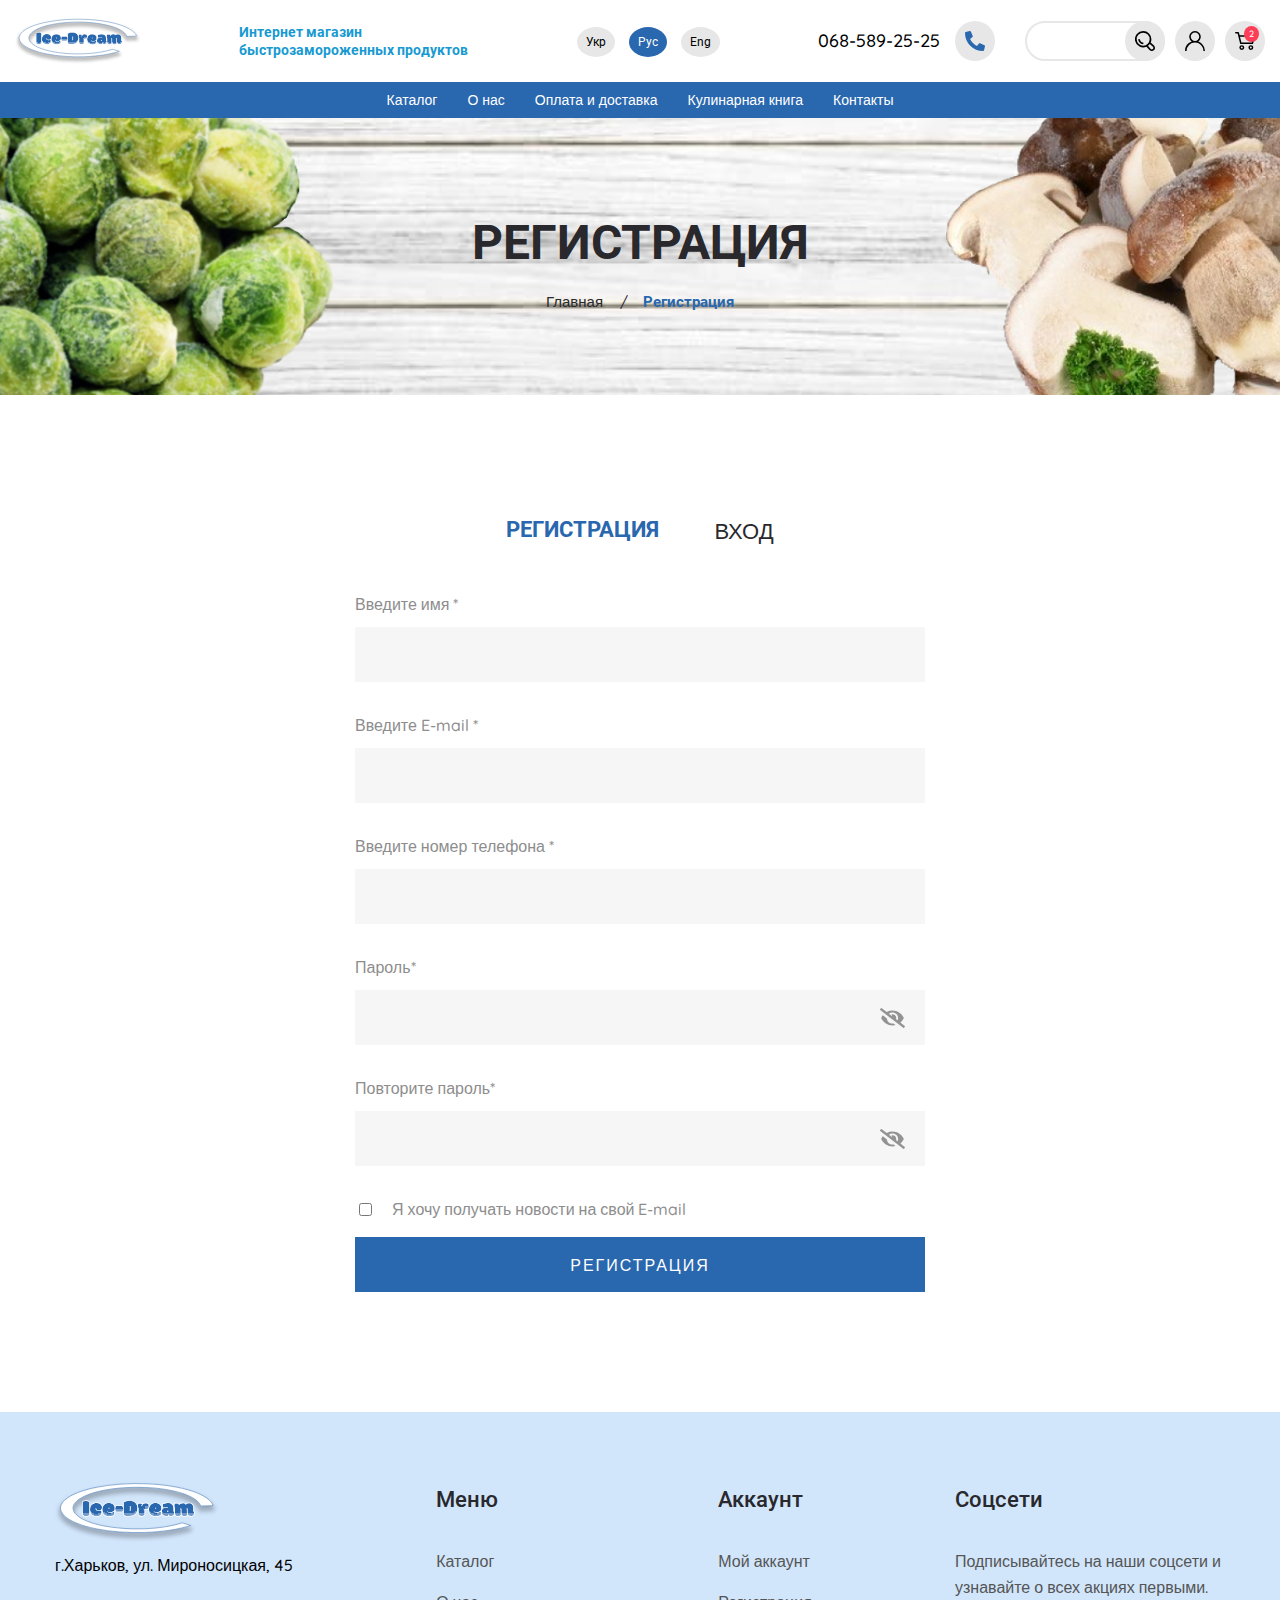
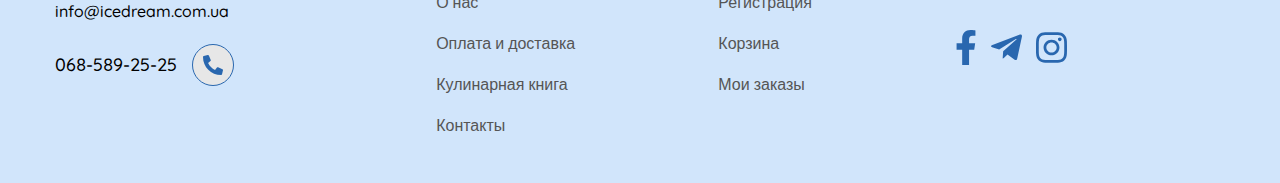
<file: register.html>
<!DOCTYPE html>
<html lang="ru">

<head>
  <meta charset="UTF-8">
  <meta name="viewport" content="width=device-width, initial-scale=1.0">
  <link rel="stylesheet" href="css/style.min.css">
  <title>Ice-Dream</title>
</head>

<body>
  <header class="header">
    <div class="header-top">
      <div class="header-top__wrapper">
        <div class="container">
          <div class="header-top__inner">
            <a class="logo" href="#">
              <img class="logo__img header-top__logo-img" src="images/icons/logo.svg" alt="logo">
            </a>
            <div class="header-top__text">
              Интернет магазин быстрозамороженных
              продуктов
            </div>
            <div class="leng">
              <a class="leng__link" href="#">Укр</a>
              <a class="leng__link leng__link--active" href="#">Рус</a>
              <a class="leng__link" href="#">Eng</a>
            </div>
            <div class="header-top__info">
              <div class="callback">
                <a class="callback__link" href="#tel:+380685892525">068-589-25-25</a>
                <a class="callback__btn-popup" href="#popup" data-modal="#popup">
                  <svg xmlns="http://www.w3.org/2000/svg" xmlns:xlink="http://www.w3.org/1999/xlink" width="40pt"
                    height="40pt" viewBox="0 0 40 40" version="1.1">
                    <g>
                      <path
                        d="M 38.859375 28.265625 L 30.109375 24.515625 C 29.339844 24.1875 28.449219 24.40625 27.921875 25.054688 L 24.046875 29.789062 C 17.964844 26.921875 13.070312 22.027344 10.203125 15.945312 L 14.9375 12.070312 C 15.585938 11.542969 15.804688 10.652344 15.476562 9.882812 L 11.726562 1.132812 C 11.363281 0.300781 10.460938 -0.152344 9.578125 0.046875 L 1.453125 1.921875 C 0.601562 2.117188 0 2.875 0 3.75 C 0 23.789062 16.242188 40 36.25 40 C 37.125 40 37.882812 39.398438 38.078125 38.546875 L 39.953125 30.421875 C 40.152344 29.535156 39.695312 28.628906 38.859375 28.265625 Z M 38.859375 28.265625 " />
                    </g>
                  </svg>
                </a>
              </div>
              <div class="header-top__account">
                <form class="search" action="#">
                  <div class="search__input-box">
                    <input class="search__input" type="text">
                  </div>
                  <button class="search__btn user-btn" type="submit">
                    <svg xmlns="http://www.w3.org/2000/svg" width="20" height="20.002" viewBox="0 0 15.28 15.281">
                      <path
                        d="M1547.7,72.076a0.617,0.617,0,0,1,.75.485,2.583,2.583,0,0,0,.78,1.489,3.036,3.036,0,0,0,1.49.777,0.636,0.636,0,0,1,.49.743,0.649,0.649,0,0,1-.72.515,4.21,4.21,0,0,1-2.14-1.13,4.164,4.164,0,0,1-1.13-2.136A0.6,0.6,0,0,1,1547.7,72.076ZM1550.98,66a6.267,6.267,0,0,1,6.28,6.257,6.136,6.136,0,0,1-.57,2.6l2.34,2.036c1.7,1.746.74,3.266,0.29,3.717-0.42.454-1.99,1.414-3.73-.292l-2.06-2.35A6.261,6.261,0,1,1,1550.98,66Zm5.55,13.517a1.352,1.352,0,0,0,1.88.226,1.313,1.313,0,0,0-.23-1.874l-2.16-1.88a6.236,6.236,0,0,1-1.37,1.34Zm-5.55-2.312a4.948,4.948,0,1,0-4.97-4.948A4.963,4.963,0,0,0,1550.98,77.2Z"
                        transform="translate(-1544.72 -66)" />
                    </svg>
                  </button>
                </form>
                <a class="header-top__user user-btn" href="#">
                  <svg xmlns="http://www.w3.org/2000/svg" width="20" height="20" viewBox="0 0 20 20">
                    <path
                      d="M1392.07,57.928a9.923,9.923,0,0,0-3.8-2.383,5.78,5.78,0,1,0-6.54,0A10.018,10.018,0,0,0,1375,65h1.56a8.44,8.44,0,0,1,16.88,0H1395A9.931,9.931,0,0,0,1392.07,57.928Zm-11.29-7.148A4.22,4.22,0,1,1,1385,55,4.222,4.222,0,0,1,1380.78,50.78Z"
                      transform="translate(-1375 -45)" />
                  </svg>
                </a>
                <div class="header-top__cart user-btn">
                  <a class="header-top__cart-link" href="#">
                    <svg xmlns="http://www.w3.org/2000/svg" width="22" height="20" viewBox="0 0 22 20">
                      <path
                        d="M1527.44,65a2.724,2.724,0,1,1,2.74-2.724A2.738,2.738,0,0,1,1527.44,65Zm0-3.814a1.09,1.09,0,1,0,1.09,1.09A1.094,1.094,0,0,0,1527.44,61.183Zm1.75-2.806h-12.81a0.823,0.823,0,0,1-.8-0.628l-2.68-11.115h-2.06a0.817,0.817,0,1,1,0-1.634h2.71a0.824,0.824,0,0,1,.8.627l0.74,3.078h16.1a0.818,0.818,0,0,1,.8,1.014l-2,8.038A0.822,0.822,0,0,1,1529.19,58.377Zm-12.16-1.635h11.52l1.59-6.4h-14.65ZM1517.48,65a2.724,2.724,0,1,1,2.74-2.724A2.738,2.738,0,0,1,1517.48,65Zm0-3.814a1.09,1.09,0,1,0,1.09,1.09A1.094,1.094,0,0,0,1517.48,61.183Z"
                        transform="translate(-1510 -45)" />
                    </svg>
                  </a>
                  <span class="header-top__cart-num">2</span>
                </div>
              </div>
              <div class="btn-menu">
                <span></span>
              </div>
            </div>
          </div>
        </div>
        <div class="menu-box">
          <nav class="menu">
            <ul class="menu__list">
              <li class="menu__item">
                <a class="menu__link" href="#">Каталог</a>
              </li>
              <li class="menu__item">
                <a class="menu__link" href="#">О нас</a>
              </li>
              <li class="menu__item">
                <a class="menu__link" href="#">Оплата и доставка</a>
              </li>
              <li class="menu__item">
                <a class="menu__link" href="#">Кулинарная книга</a>
              </li>
              <li class="menu__item">
                <a class="menu__link" href="#">Контакты</a>
              </li>
            </ul>
          </nav>
          <div class="menu-box__bottom">
            <div class="menu-box__user">
              <a class="menu-box__link" href="#">Вход</a>
              <span> / </span>
              <a class="menu-box__link" href="#">Регистрация</a>
            </div>
            <div class="leng">
              <a class="leng__link" href="#">Укр</a>
              <a class="leng__link leng__link--active" href="#">Рус</a>
              <a class="leng__link" href="#">Eng</a>
            </div>
          </div>
        </div>
      </div>
    </div>
    <div class="popup" id="popup">
      <div class="popup__body">
        <div class="popup__content">
          <a class="popup__close" href="#" data-close="">X</a>
          <div class="popup__title">Мы Вам перезвоним:</div>
          <form class="popup__form" action="#">
            <input class="popup__input" type="text" placeholder="Ваше имя">
            <input class="popup__input popup__input--tel" type="tel" placeholder="Номер телефона">
            <button class="popup__btn btn" type="submit">Позвонить мне</button>
          </form>
        </div>
      </div>
    </div>
  </header>

  <main class="main">

    <section class="top">
      <div class="container top__container">
        <div class="top__wrapper" style="background-image: url('../images/bg-catalog-left.png');">
          <div class="top__inner" style="background-image: url('../images/bg-catalog-right.png');">
            <h5 class="title top__title">Регистрация</h5>
            <div class="breadcrumbs">
              <ul class="breadcrumbs__list">
                <li class="breadcrumbs__item">
                  <a href="#" class="breadcrumbs__link">Главная</a>
                </li>
                <li class="breadcrumbs__item">
                  <a href="#" class="breadcrumbs__link">Регистрация</a>
                </li>
              </ul>
            </div>
          </div>
        </div>
      </div>
    </section>

    <section class="register-login">
      <div class="container-small">
        <div class="register-login__tuds">
          <div class="register-login__buttons">
            <h6 class="register-login__title">
              <a class="register-login__tub register-login__tub--active" id="register-btn" href="#register">Регистрация</a>
            </h6>
            <div class="register-login__title">
              <a class="register-login__tub" id="login-btn" href="#login">Вход</a>
            </div>
          </div>
          <form class="register-login__form register-login__form--active" id="register" action="#">
            <label class="register-login__label">
              <p class="register-login__text">
                Введите имя *
              </p> 
              <input class="register-login__input" type="text">
            </label>
            <label class="register-login__label">
              <p class="register-login__text">
                Введите E-mail *
              </p>
              <input class="register-login__input" type="text">
            </label>
            <label class="register-login__label">
              <p class="register-login__text">
                Введите номер телефона *
              </p>
              <input class="register-login__input input-num" type="number">
            </label>
            <div class="register-login__label register-login__label-pass">
              <p class="register-login__text">
                Пароль*
              </p>
              <button class="register-login__label-btn register-login__label-btn--active">
                <img class="register-login__img" src="images/icons/eye-slash-solid.svg" alt="eye-slash">
              </button>
              <button class="register-login__label-btn" id="register-login__open">
                <img class="register-login__img" src="images/icons/eye-solid.svg" alt="eye">
              </button>
              <input class="register-login__input" type="password">
            </div>
            <div class="register-login__label register-login__label-pass">
              <p class="register-login__text">
                Повторите пароль*
              </p>
              <button class="register-login__label-btn register-login__label-btn--active">
                <img class="register-login__img" src="images/icons/eye-slash-solid.svg" alt="eye-slash">
              </button>
              <button class="register-login__label-btn" id="register-login__open-1">
                <img class="register-login__img" src="images/icons/eye-solid.svg" alt="eye">
              </button>
              <input class="register-login__input" type="password">
            </div>
            <label class="register-login__agree">
              <input class="register-login__checkbox" type="checkbox">
              <p class="register-login__text register-login__text--agree">
                Я хочу получать новости на свой E-mail
              </p>
            </label>
            <button class="register-login__btn btn" type="submit">регистрация</button>
          </form>
          <form class="register-login__form" id="login" action="#">
            <label class="register-login__label">
              <p class="register-login__text">
                Введите имя или E-mail *
              </p>
              <input class="register-login__input" type="text">
            </label>
            <div class="register-login__label register-login__label-pass">
              <p class="register-login__text">
                Пароль*
              </p>
              <button class="register-login__label-btn register-login__label-btn--active">
                <img class="register-login__img" src="images/icons/eye-slash-solid.svg" alt="eye-slash">
              </button>
              <button class="register-login__label-btn" id="register-login__open-2">
                <img class="register-login__img" src="images/icons/eye-solid.svg" alt="eye">
              </button>
              <input class="register-login__input" type="password">
            </div>
            <a class="register-login__link" href="#">Забыли пароль?</a>
            <button class="register-login__btn btn" type="submit">вход</button>
          </form>
        </div>
      </div>
    </section>

  </main>

  <footer class="footer">
    <div class="container-small">
      <div class="footer__items">
        <div class="footer__item footer__info">
          <a class="logo" href="#">
            <img class="logo__img footer__logo-img" src="images/icons/logo.svg" alt="logo">
          </a>
          <p class="footer__addres">
            г.Харьков, ул. Мироносицкая, 45
          </p>
          <a class="footer__email" href="#mailto:arktikashop@gmail.com">info@icedream.com.ua</a>
          <div class="callback">
            <a class="callback__link" href="#tel:+380685892525">068-589-25-25</a>
            <a class="callback__btn-popup footer__btn-popup" href="#" data-modal="#popup">
              <svg xmlns="http://www.w3.org/2000/svg" xmlns:xlink="http://www.w3.org/1999/xlink" width="40pt"
                height="40pt" viewBox="0 0 40 40" version="1.1">
                <g>
                  <path
                    d="M 38.859375 28.265625 L 30.109375 24.515625 C 29.339844 24.1875 28.449219 24.40625 27.921875 25.054688 L 24.046875 29.789062 C 17.964844 26.921875 13.070312 22.027344 10.203125 15.945312 L 14.9375 12.070312 C 15.585938 11.542969 15.804688 10.652344 15.476562 9.882812 L 11.726562 1.132812 C 11.363281 0.300781 10.460938 -0.152344 9.578125 0.046875 L 1.453125 1.921875 C 0.601562 2.117188 0 2.875 0 3.75 C 0 23.789062 16.242188 40 36.25 40 C 37.125 40 37.882812 39.398438 38.078125 38.546875 L 39.953125 30.421875 C 40.152344 29.535156 39.695312 28.628906 38.859375 28.265625 Z M 38.859375 28.265625 " />
                </g>
              </svg>
            </a>
          </div>
        </div>
        <div class="footer__item footer__menu">
          <div class="footer__title">Меню</div>
          <ul class="footer__list">
            <li class="footer__list-item">
              <a class="footer__link" href="#">Каталог</a>
            </li>
            <li class="footer__list-item">
              <a class="footer__link" href="#">О нас</a>
            </li>
            <li class="footer__list-item">
              <a class="footer__link" href="#">Оплата и доставка</a>
            </li>
            <li class="footer__list-item">
              <a class="footer__link" href="#">Кулинарная книга</a>
            </li>
            <li class="footer__list-item">
              <a class="footer__link" href="#">Контакты</a>
            </li>
          </ul>
        </div>
        <div class="footer__item footer__user">
          <div class="footer__title">Аккаунт</div>
          <ul class="footer__list">
            <li class="footer__list-item">
              <a class="footer__link" href="#">Мой аккаунт</a>
            </li>
            <li class="footer__list-item">
              <a class="footer__link" href="#">Регистрация</a>
            </li>
            <li class="footer__list-item">
              <a class="footer__link" href="#">Корзина</a>
            </li>
            <li class="footer__list-item">
              <a class="footer__link" href="#">Мои заказы</a>
            </li>
          </ul>
        </div>
        <div class="footer__item footer__social">
          <div class="footer__title">Соцсети</div>
          <p class="footer__text">
            Подписывайтесь на наши соцсети и узнавайте о всех акциях первыми.
          </p>
          <div class="social">
            <a class="social__link" href="#">
              <svg width="22" height="35" viewBox="0 0 22 35" fill="none" xmlns="http://www.w3.org/2000/svg">
                <path
                  d="M19.1914 19.6875L20.168 13.3516H14.0547V9.24219C14.0547 7.51172 14.9102 5.82031 17.6484 5.82031H20.4258V0.429688C20.4258 0.429688 17.9062 0 15.4922 0C10.4609 0 7.16797 3.03516 7.16797 8.52734V13.3516H1.57422V19.6875H7.16797V35H14.0547V19.6875H19.1914Z" />
              </svg>
            </a>
            <a class="social__link" href="#">
              <svg width="31" height="35" viewBox="0 0 31 35" fill="none" xmlns="http://www.w3.org/2000/svg">
                <g clip-path="url(#clip0)">
                  <path
                    d="M30.9101 6.74219L26.2305 28.5313C25.8789 30.0703 24.9609 30.4531 23.6523 29.7305L16.5234 24.5391L13.0859 27.8086C12.7031 28.1836 12.3867 28.5 11.6523 28.5L12.164 21.3281L25.375 9.53516C25.9492 9.03125 25.25 8.75 24.4805 9.25781L8.15233 19.4141L1.12108 17.2422C-0.410172 16.7695 -0.437516 15.7305 1.43748 15.0039L28.9375 4.53906C30.2109 4.06641 31.3242 4.82031 30.9101 6.74219Z" />
                </g>
                <defs>
                  <clipPath>
                    <rect width="31" height="35" fill="white" />
                  </clipPath>
                </defs>
              </svg>
            </a>
            <a class="social__link" href="#">
              <svg width="31" height="35" viewBox="0 0 31 35" fill="none" xmlns="http://www.w3.org/2000/svg">
                <g clip-path="url(#clip0)">
                  <path
                    d="M15.5078 9.64062C11.1055 9.64062 7.55469 13.1445 7.55469 17.4922C7.55469 21.8398 11.1055 25.3477 15.5078 25.3477C19.9062 25.3477 23.457 21.8398 23.457 17.4922C23.457 13.1445 19.9062 9.64062 15.5078 9.64062ZM15.5078 22.6016C12.6641 22.6016 10.3398 20.3086 10.3398 17.4922C10.3398 14.6758 12.6562 12.3867 15.5078 12.3867C18.3594 12.3867 20.6758 14.6758 20.6758 17.4922C20.6758 20.3086 18.3516 22.6016 15.5078 22.6016ZM25.6367 9.31641C25.6367 10.3359 24.8086 11.1484 23.7812 11.1484C22.75 11.1484 21.9297 10.3281 21.9297 9.31641C21.9297 8.30469 22.7578 7.48438 23.7812 7.48438C24.8086 7.48438 25.6367 8.30469 25.6367 9.31641ZM30.9023 11.1758C30.7852 8.72266 30.2188 6.54688 28.3984 4.75781C26.5859 2.96484 24.3867 2.40625 21.9023 2.28125C19.3398 2.14062 11.668 2.14062 9.10547 2.28125C6.62891 2.39844 4.42969 2.96094 2.60938 4.75C0.789062 6.54297 0.226562 8.71484 0.105469 11.1719C-0.0429688 13.6992 -0.0429688 21.2812 0.105469 23.8086C0.222656 26.2656 0.789062 28.4375 2.60938 30.2305C4.42969 32.0195 6.62109 32.5781 9.10547 32.7031C11.668 32.8477 19.3398 32.8477 21.9023 32.7031C24.3867 32.5859 26.5859 32.0273 28.3984 30.2305C30.2109 28.4375 30.7773 26.2656 30.9023 23.8086C31.0469 21.2812 31.0469 13.707 30.9023 11.1758ZM27.5938 26.5234C27.0547 27.8633 26.0117 28.8945 24.6484 29.4375C22.6055 30.2344 17.7617 30.0508 15.5078 30.0508C13.25 30.0508 8.40234 30.2305 6.36719 29.4375C5.01172 28.9023 3.96484 27.8711 3.41797 26.5234C2.60938 24.5078 2.79688 19.7227 2.79688 17.4922C2.79688 15.2656 2.61719 10.4727 3.41797 8.46094C3.95703 7.125 5.00391 6.08984 6.36719 5.55078C8.40625 4.75 13.25 4.9375 15.5078 4.9375C17.7617 4.9375 22.6133 4.75781 24.6484 5.55078C26.0039 6.08594 27.0508 7.11719 27.5938 8.46094C28.4062 10.4805 28.2188 15.2656 28.2188 17.4922C28.2188 19.7227 28.4062 24.5156 27.5938 26.5234Z" />
                </g>
                <defs>
                  <clipPath>
                    <rect width="31" height="35" fill="white" />
                  </clipPath>
                </defs>
              </svg>
            </a>
          </div>
        </div>
      </div>
    </div>
  </footer>


  <script src="js/main.min.js"></script>
</body>

</html>
</file>
<file: css/style.min.css>
.leng__link{font-family:'Roboto-Regular', sans-serif;font-weight:400}.categories__info-title,.categories__item-title,.product-item__price-num,.footer__title,.popular-item__title,.popular-item__price,.product-one__price,.product-one__tub,.blog-item__title{font-family:'Roboto-Medium', sans-serif;font-weight:500}.title,.title-filters,.breadcrumbs__item:last-child,.header-top__text,.header-content__title,.sale__counter-time,.product-item__promo,.product-item__title,.cooking__subtitle,.popup__title,.product-one__item-title,.reviews__name,.register-login__tub--active,.contacts__review-title{font-family:'Roboto-Bold', sans-serif;font-weight:700}body{font-family:'Quicksand-Medium', sans-serif;font-weight:500}@font-face{font-family:'Roboto-Regular';font-weight:400;font-style:normal;src:local("Roboto-Regular"),url("../fonts/Roboto-Regular.woff2") format("woff2"),url("../fonts/Roboto-Regular.woff") format("woff");font-display:swap}@font-face{font-family:'Roboto-Medium';font-weight:500;font-style:normal;src:local("Roboto-Medium"),url("../fonts/Roboto-Medium.woff2") format("woff2"),url("../fonts/Roboto-Medium.woff") format("woff");font-display:swap}@font-face{font-family:'Roboto-Bold';font-weight:700;font-style:normal;src:local("Roboto-Bold"),url("../fonts/Roboto-Bold.woff2") format("woff2"),url("../fonts/Roboto-Bold.woff") format("woff");font-display:swap}@font-face{font-family:'Quicksand-Medium';font-weight:500;font-style:normal;src:local("Quicksand-Medium"),url("../fonts/Quicksand-Medium.woff2") format("woff2"),url("../fonts/Quicksand-Medium.woff") format("woff");font-display:swap}html{-webkit-box-sizing:border-box;box-sizing:border-box;scroll-behavior:smooth}*,*::after,*::before{-webkit-box-sizing:inherit;box-sizing:inherit}ul[class],ol[class]{padding:0}body,h1,h2,h3,h4,h5,h6,p,ul[class],ol[class],li,figure,figcaption,blockquote,dl,dd{margin:0}ul[class]{list-style:none}img{max-width:100%;display:block}input,button,textarea,select{font:inherit}a{text-decoration:none}.slick-slider{position:relative;display:block;-webkit-box-sizing:border-box;box-sizing:border-box;-webkit-touch-callout:none;-webkit-user-select:none;-moz-user-select:none;-ms-user-select:none;user-select:none;-ms-touch-action:pan-y;touch-action:pan-y;-webkit-tap-highlight-color:transparent}.slick-list{position:relative;overflow:hidden;display:block;margin:0;padding:0}.slick-list:focus{outline:none}.slick-list.dragging{cursor:pointer;cursor:hand}.slick-slider .slick-track,.slick-slider .slick-list{-webkit-transform:translate3d(0, 0, 0);-ms-transform:translate3d(0, 0, 0);transform:translate3d(0, 0, 0)}.slick-track{position:relative;left:0;top:0;display:block;margin-left:auto;margin-right:auto}.slick-track:before,.slick-track:after{content:"";display:table}.slick-track:after{clear:both}.slick-loading .slick-track{visibility:hidden}.slick-slide{float:left;height:100%;min-height:1px;display:none}[dir="rtl"] .slick-slide{float:right}.slick-slide img{display:block}.slick-slide.slick-loading img{display:none}.slick-slide.dragging img{pointer-events:none}.slick-initialized .slick-slide{display:block}.slick-loading .slick-slide{visibility:hidden}.slick-vertical .slick-slide{display:block;height:auto;border:1px solid transparent}.slick-arrow.slick-hidden{display:none}body.compensate-for-scrollbar{overflow:hidden}.fancybox-active{height:auto}.fancybox-is-hidden{left:-9999px;margin:0;position:absolute !important;top:-9999px;visibility:hidden}.fancybox-container{-webkit-backface-visibility:hidden;height:100%;left:0;outline:none;position:fixed;-webkit-tap-highlight-color:transparent;top:0;-ms-touch-action:manipulation;touch-action:manipulation;-webkit-transform:translateZ(0);transform:translateZ(0);width:100%;z-index:99992}.fancybox-container *{-webkit-box-sizing:border-box;box-sizing:border-box}.fancybox-outer,.fancybox-inner,.fancybox-bg,.fancybox-stage{bottom:0;left:0;position:absolute;right:0;top:0}.fancybox-outer{-webkit-overflow-scrolling:touch;overflow-y:auto}.fancybox-bg{background:#1e1e1e;opacity:0;-webkit-transition-duration:inherit;-o-transition-duration:inherit;transition-duration:inherit;-webkit-transition-property:opacity;-o-transition-property:opacity;transition-property:opacity;-webkit-transition-timing-function:cubic-bezier(0.47, 0, 0.74, 0.71);-o-transition-timing-function:cubic-bezier(0.47, 0, 0.74, 0.71);transition-timing-function:cubic-bezier(0.47, 0, 0.74, 0.71)}.fancybox-is-open .fancybox-bg{opacity:.9;-webkit-transition-timing-function:cubic-bezier(0.22, 0.61, 0.36, 1);-o-transition-timing-function:cubic-bezier(0.22, 0.61, 0.36, 1);transition-timing-function:cubic-bezier(0.22, 0.61, 0.36, 1)}.fancybox-infobar,.fancybox-toolbar,.fancybox-caption,.fancybox-navigation .fancybox-button{direction:ltr;opacity:0;position:absolute;-webkit-transition:opacity .25s ease, visibility 0s ease .25s;-o-transition:opacity .25s ease, visibility 0s ease .25s;transition:opacity .25s ease, visibility 0s ease .25s;visibility:hidden;z-index:99997}.fancybox-show-infobar .fancybox-infobar,.fancybox-show-toolbar .fancybox-toolbar,.fancybox-show-caption .fancybox-caption,.fancybox-show-nav .fancybox-navigation .fancybox-button{opacity:1;-webkit-transition:opacity .25s ease 0s, visibility 0s ease 0s;-o-transition:opacity .25s ease 0s, visibility 0s ease 0s;transition:opacity .25s ease 0s, visibility 0s ease 0s;visibility:visible}.fancybox-infobar{color:#ccc;font-size:13px;-webkit-font-smoothing:subpixel-antialiased;height:44px;left:0;line-height:44px;min-width:44px;mix-blend-mode:difference;padding:0 10px;pointer-events:none;top:0;-webkit-touch-callout:none;-webkit-user-select:none;-moz-user-select:none;-ms-user-select:none;user-select:none}.fancybox-toolbar{right:0;top:0}.fancybox-stage{direction:ltr;overflow:visible;-webkit-transform:translateZ(0);transform:translateZ(0);z-index:99994}.fancybox-is-open .fancybox-stage{overflow:hidden}.fancybox-slide{-webkit-backface-visibility:hidden;display:none;height:100%;left:0;outline:none;overflow:auto;-webkit-overflow-scrolling:touch;padding:44px;position:absolute;text-align:center;top:0;-webkit-transition-property:opacity, -webkit-transform;transition-property:opacity, -webkit-transform;-o-transition-property:transform, opacity;transition-property:transform, opacity;transition-property:transform, opacity, -webkit-transform;white-space:normal;width:100%;z-index:99994}.fancybox-slide::before{content:'';display:inline-block;font-size:0;height:100%;vertical-align:middle;width:0}.fancybox-is-sliding .fancybox-slide,.fancybox-slide--previous,.fancybox-slide--current,.fancybox-slide--next{display:block}.fancybox-slide--image{overflow:hidden;padding:44px 0}.fancybox-slide--image::before{display:none}.fancybox-slide--html{padding:6px}.fancybox-content{background:#fff;display:inline-block;margin:0;max-width:100%;overflow:auto;-webkit-overflow-scrolling:touch;padding:44px;position:relative;text-align:left;vertical-align:middle}.fancybox-slide--image .fancybox-content{-webkit-animation-timing-function:cubic-bezier(0.5, 0, 0.14, 1);animation-timing-function:cubic-bezier(0.5, 0, 0.14, 1);-webkit-backface-visibility:hidden;background:transparent;background-repeat:no-repeat;background-size:100% 100%;left:0;max-width:none;overflow:visible;padding:0;position:absolute;top:0;-ms-transform-origin:top left;-webkit-transform-origin:top left;transform-origin:top left;-webkit-transition-property:opacity, -webkit-transform;transition-property:opacity, -webkit-transform;-o-transition-property:transform, opacity;transition-property:transform, opacity;transition-property:transform, opacity, -webkit-transform;-webkit-user-select:none;-moz-user-select:none;-ms-user-select:none;user-select:none;z-index:99995}.fancybox-can-zoomOut .fancybox-content{cursor:-webkit-zoom-out;cursor:zoom-out}.fancybox-can-zoomIn .fancybox-content{cursor:-webkit-zoom-in;cursor:zoom-in}.fancybox-can-swipe .fancybox-content,.fancybox-can-pan .fancybox-content{cursor:-webkit-grab;cursor:grab}.fancybox-is-grabbing .fancybox-content{cursor:-webkit-grabbing;cursor:grabbing}.fancybox-container [data-selectable='true']{cursor:text}.fancybox-image,.fancybox-spaceball{background:transparent;border:0;height:100%;left:0;margin:0;max-height:none;max-width:none;padding:0;position:absolute;top:0;-webkit-user-select:none;-moz-user-select:none;-ms-user-select:none;user-select:none;width:100%}.fancybox-spaceball{z-index:1}.fancybox-slide--video .fancybox-content,.fancybox-slide--map .fancybox-content,.fancybox-slide--pdf .fancybox-content,.fancybox-slide--iframe .fancybox-content{height:100%;overflow:visible;padding:0;width:100%}.fancybox-slide--video .fancybox-content{background:#000}.fancybox-slide--map .fancybox-content{background:#e5e3df}.fancybox-slide--iframe .fancybox-content{background:#fff}.fancybox-video,.fancybox-iframe{background:transparent;border:0;display:block;height:100%;margin:0;overflow:hidden;padding:0;width:100%}.fancybox-iframe{left:0;position:absolute;top:0}.fancybox-error{background:#fff;cursor:default;max-width:400px;padding:40px;width:100%}.fancybox-error p{color:#444;font-size:16px;line-height:20px;margin:0;padding:0}.fancybox-button{background:rgba(30,30,30,0.6);border:0;border-radius:0;-webkit-box-shadow:none;box-shadow:none;cursor:pointer;display:inline-block;height:44px;margin:0;padding:10px;position:relative;-webkit-transition:color .2s;-o-transition:color .2s;transition:color .2s;vertical-align:top;visibility:inherit;width:44px}.fancybox-button,.fancybox-button:visited,.fancybox-button:link{color:#ccc}.fancybox-button:hover{color:#fff}.fancybox-button:focus{outline:none}.fancybox-button.fancybox-focus{outline:1px dotted}.fancybox-button[disabled],.fancybox-button[disabled]:hover{color:#888;cursor:default;outline:none}.fancybox-button div{height:100%}.fancybox-button svg{display:block;height:100%;overflow:visible;position:relative;width:100%}.fancybox-button svg path{fill:currentColor;stroke-width:0}.fancybox-button--play svg:nth-child(2),.fancybox-button--fsenter svg:nth-child(2){display:none}.fancybox-button--pause svg:nth-child(1),.fancybox-button--fsexit svg:nth-child(1){display:none}.fancybox-progress{background:#ff5268;height:2px;left:0;position:absolute;right:0;top:0;-ms-transform:scaleX(0);-webkit-transform:scaleX(0);transform:scaleX(0);-ms-transform-origin:0;-webkit-transform-origin:0;transform-origin:0;-webkit-transition-property:-webkit-transform;transition-property:-webkit-transform;-o-transition-property:transform;transition-property:transform;transition-property:transform, -webkit-transform;-webkit-transition-timing-function:linear;-o-transition-timing-function:linear;transition-timing-function:linear;z-index:99998}.fancybox-close-small{background:transparent;border:0;border-radius:0;color:#ccc;cursor:pointer;opacity:.8;padding:8px;position:absolute;right:-12px;top:-44px;z-index:401}.fancybox-close-small:hover{color:#fff;opacity:1}.fancybox-slide--html .fancybox-close-small{color:currentColor;padding:10px;right:0;top:0}.fancybox-slide--image.fancybox-is-scaling .fancybox-content{overflow:hidden}.fancybox-is-scaling .fancybox-close-small,.fancybox-is-zoomable.fancybox-can-pan .fancybox-close-small{display:none}.fancybox-navigation .fancybox-button{background-clip:content-box;height:100px;opacity:0;position:absolute;top:calc(50% - 50px);width:70px}.fancybox-navigation .fancybox-button div{padding:7px}.fancybox-navigation .fancybox-button--arrow_left{left:0;left:env(safe-area-inset-left);padding:31px 26px 31px 6px}.fancybox-navigation .fancybox-button--arrow_right{padding:31px 6px 31px 26px;right:0;right:env(safe-area-inset-right)}.fancybox-caption{background:-webkit-gradient(linear, left bottom, left top, from(rgba(0,0,0,0.85)), color-stop(50%, rgba(0,0,0,0.3)), color-stop(65%, rgba(0,0,0,0.15)), color-stop(75.5%, rgba(0,0,0,0.075)), color-stop(82.85%, rgba(0,0,0,0.037)), color-stop(88%, rgba(0,0,0,0.019)), to(rgba(0,0,0,0)));background:-o-linear-gradient(bottom, rgba(0,0,0,0.85) 0%, rgba(0,0,0,0.3) 50%, rgba(0,0,0,0.15) 65%, rgba(0,0,0,0.075) 75.5%, rgba(0,0,0,0.037) 82.85%, rgba(0,0,0,0.019) 88%, rgba(0,0,0,0) 100%);background:linear-gradient(to top, rgba(0,0,0,0.85) 0%, rgba(0,0,0,0.3) 50%, rgba(0,0,0,0.15) 65%, rgba(0,0,0,0.075) 75.5%, rgba(0,0,0,0.037) 82.85%, rgba(0,0,0,0.019) 88%, rgba(0,0,0,0) 100%);bottom:0;color:#eee;font-size:14px;font-weight:400;left:0;line-height:1.5;padding:75px 44px 25px 44px;pointer-events:none;right:0;text-align:center;z-index:99996}@supports (padding: max(0px)){.fancybox-caption{padding:75px max(44px,env(safe-area-inset-right)) max(25px,env(safe-area-inset-bottom)) max(44px,env(safe-area-inset-left))}}.fancybox-caption--separate{margin-top:-50px}.fancybox-caption__body{max-height:50vh;overflow:auto;pointer-events:all}.fancybox-caption a,.fancybox-caption a:link,.fancybox-caption a:visited{color:#ccc;text-decoration:none}.fancybox-caption a:hover{color:#fff;text-decoration:underline}.fancybox-loading{-webkit-animation:fancybox-rotate 1s linear infinite;animation:fancybox-rotate 1s linear infinite;background:transparent;border:4px solid #888;border-bottom-color:#fff;border-radius:50%;height:50px;left:50%;margin:-25px 0 0 -25px;opacity:.7;padding:0;position:absolute;top:50%;width:50px;z-index:99999}@-webkit-keyframes fancybox-rotate{100%{-webkit-transform:rotate(360deg);transform:rotate(360deg)}}@keyframes fancybox-rotate{100%{-webkit-transform:rotate(360deg);transform:rotate(360deg)}}.fancybox-animated{-webkit-transition-timing-function:cubic-bezier(0, 0, 0.25, 1);-o-transition-timing-function:cubic-bezier(0, 0, 0.25, 1);transition-timing-function:cubic-bezier(0, 0, 0.25, 1)}.fancybox-fx-slide.fancybox-slide--previous{opacity:0;-webkit-transform:translate3d(-100%, 0, 0);transform:translate3d(-100%, 0, 0)}.fancybox-fx-slide.fancybox-slide--next{opacity:0;-webkit-transform:translate3d(100%, 0, 0);transform:translate3d(100%, 0, 0)}.fancybox-fx-slide.fancybox-slide--current{opacity:1;-webkit-transform:translate3d(0, 0, 0);transform:translate3d(0, 0, 0)}.fancybox-fx-fade.fancybox-slide--previous,.fancybox-fx-fade.fancybox-slide--next{opacity:0;-webkit-transition-timing-function:cubic-bezier(0.19, 1, 0.22, 1);-o-transition-timing-function:cubic-bezier(0.19, 1, 0.22, 1);transition-timing-function:cubic-bezier(0.19, 1, 0.22, 1)}.fancybox-fx-fade.fancybox-slide--current{opacity:1}.fancybox-fx-zoom-in-out.fancybox-slide--previous{opacity:0;-webkit-transform:scale3d(1.5, 1.5, 1.5);transform:scale3d(1.5, 1.5, 1.5)}.fancybox-fx-zoom-in-out.fancybox-slide--next{opacity:0;-webkit-transform:scale3d(0.5, 0.5, 0.5);transform:scale3d(0.5, 0.5, 0.5)}.fancybox-fx-zoom-in-out.fancybox-slide--current{opacity:1;-webkit-transform:scale3d(1, 1, 1);transform:scale3d(1, 1, 1)}.fancybox-fx-rotate.fancybox-slide--previous{opacity:0;-ms-transform:rotate(-360deg);-webkit-transform:rotate(-360deg);transform:rotate(-360deg)}.fancybox-fx-rotate.fancybox-slide--next{opacity:0;-ms-transform:rotate(360deg);-webkit-transform:rotate(360deg);transform:rotate(360deg)}.fancybox-fx-rotate.fancybox-slide--current{opacity:1;-ms-transform:rotate(0deg);-webkit-transform:rotate(0deg);transform:rotate(0deg)}.fancybox-fx-circular.fancybox-slide--previous{opacity:0;-webkit-transform:scale3d(0, 0, 0) translate3d(-100%, 0, 0);transform:scale3d(0, 0, 0) translate3d(-100%, 0, 0)}.fancybox-fx-circular.fancybox-slide--next{opacity:0;-webkit-transform:scale3d(0, 0, 0) translate3d(100%, 0, 0);transform:scale3d(0, 0, 0) translate3d(100%, 0, 0)}.fancybox-fx-circular.fancybox-slide--current{opacity:1;-webkit-transform:scale3d(1, 1, 1) translate3d(0, 0, 0);transform:scale3d(1, 1, 1) translate3d(0, 0, 0)}.fancybox-fx-tube.fancybox-slide--previous{-webkit-transform:translate3d(-100%, 0, 0) scale(0.1) skew(-10deg);transform:translate3d(-100%, 0, 0) scale(0.1) skew(-10deg)}.fancybox-fx-tube.fancybox-slide--next{-webkit-transform:translate3d(100%, 0, 0) scale(0.1) skew(10deg);transform:translate3d(100%, 0, 0) scale(0.1) skew(10deg)}.fancybox-fx-tube.fancybox-slide--current{-webkit-transform:translate3d(0, 0, 0) scale(1);transform:translate3d(0, 0, 0) scale(1)}@media all and (max-height: 576px){.fancybox-slide{padding-left:6px;padding-right:6px}.fancybox-slide--image{padding:6px 0}.fancybox-close-small{right:-6px}.fancybox-slide--image .fancybox-close-small{background:#4e4e4e;color:#f2f4f6;height:36px;opacity:1;padding:6px;right:0;top:0;width:36px}.fancybox-caption{padding-left:12px;padding-right:12px}@supports (padding: max(0px)){.fancybox-caption{padding-left:max(12px,env(safe-area-inset-left));padding-right:max(12px,env(safe-area-inset-right))}}}.fancybox-share{background:#f4f4f4;border-radius:3px;max-width:90%;padding:30px;text-align:center}.fancybox-share h1{color:#222;font-size:35px;font-weight:700;margin:0 0 20px 0}.fancybox-share p{margin:0;padding:0}.fancybox-share__button{border:0;border-radius:3px;display:inline-block;font-size:14px;font-weight:700;line-height:40px;margin:0 5px 10px 5px;min-width:130px;padding:0 15px;text-decoration:none;-webkit-transition:all .2s;-o-transition:all .2s;transition:all .2s;-webkit-user-select:none;-moz-user-select:none;-ms-user-select:none;user-select:none;white-space:nowrap}.fancybox-share__button:visited,.fancybox-share__button:link{color:#fff}.fancybox-share__button:hover{text-decoration:none}.fancybox-share__button--fb{background:#3b5998}.fancybox-share__button--fb:hover{background:#344e86}.fancybox-share__button--pt{background:#bd081d}.fancybox-share__button--pt:hover{background:#aa0719}.fancybox-share__button--tw{background:#1da1f2}.fancybox-share__button--tw:hover{background:#0d95e8}.fancybox-share__button svg{height:25px;margin-right:7px;position:relative;top:-1px;vertical-align:middle;width:25px}.fancybox-share__button svg path{fill:#fff}.fancybox-share__input{background:transparent;border:0;border-bottom:1px solid #d7d7d7;border-radius:0;color:#5d5b5b;font-size:14px;margin:10px 0 0 0;outline:none;padding:10px 15px;width:100%}.fancybox-thumbs{background:#ddd;bottom:0;display:none;margin:0;-webkit-overflow-scrolling:touch;-ms-overflow-style:-ms-autohiding-scrollbar;padding:2px 2px 4px 2px;position:absolute;right:0;-webkit-tap-highlight-color:rgba(0,0,0,0);top:0;width:212px;z-index:99995}.fancybox-thumbs-x{overflow-x:auto;overflow-y:hidden}.fancybox-show-thumbs .fancybox-thumbs{display:block}.fancybox-show-thumbs .fancybox-inner{right:212px}.fancybox-thumbs__list{font-size:0;height:100%;list-style:none;margin:0;overflow-x:hidden;overflow-y:auto;padding:0;position:absolute;position:relative;white-space:nowrap;width:100%}.fancybox-thumbs-x .fancybox-thumbs__list{overflow:hidden}.fancybox-thumbs-y .fancybox-thumbs__list::-webkit-scrollbar{width:7px}.fancybox-thumbs-y .fancybox-thumbs__list::-webkit-scrollbar-track{background:#fff;border-radius:10px;-webkit-box-shadow:inset 0 0 6px rgba(0,0,0,0.3);box-shadow:inset 0 0 6px rgba(0,0,0,0.3)}.fancybox-thumbs-y .fancybox-thumbs__list::-webkit-scrollbar-thumb{background:#2a2a2a;border-radius:10px}.fancybox-thumbs__list a{-webkit-backface-visibility:hidden;backface-visibility:hidden;background-color:rgba(0,0,0,0.1);background-position:center center;background-repeat:no-repeat;background-size:cover;cursor:pointer;float:left;height:75px;margin:2px;max-height:calc(100% - 8px);max-width:calc(50% - 4px);outline:none;overflow:hidden;padding:0;position:relative;-webkit-tap-highlight-color:transparent;width:100px}.fancybox-thumbs__list a::before{border:6px solid #ff5268;bottom:0;content:'';left:0;opacity:0;position:absolute;right:0;top:0;-webkit-transition:all 0.2s cubic-bezier(0.25, 0.46, 0.45, 0.94);-o-transition:all 0.2s cubic-bezier(0.25, 0.46, 0.45, 0.94);transition:all 0.2s cubic-bezier(0.25, 0.46, 0.45, 0.94);z-index:99991}.fancybox-thumbs__list a:focus::before{opacity:.5}.fancybox-thumbs__list a.fancybox-thumbs-active::before{opacity:1}@media all and (max-width: 576px){.fancybox-thumbs{width:110px}.fancybox-show-thumbs .fancybox-inner{right:110px}.fancybox-thumbs__list a{max-width:calc(100% - 10px)}}.slick-slider{position:relative;display:block;-webkit-box-sizing:border-box;box-sizing:border-box;-webkit-touch-callout:none;-webkit-user-select:none;-moz-user-select:none;-ms-user-select:none;user-select:none;-ms-touch-action:pan-y;touch-action:pan-y;-webkit-tap-highlight-color:transparent}.slick-list{position:relative;overflow:hidden;display:block;margin:0;padding:0}.slick-list:focus{outline:none}.slick-list.dragging{cursor:pointer;cursor:hand}.slick-slider .slick-track,.slick-slider .slick-list{-webkit-transform:translate3d(0, 0, 0);-ms-transform:translate3d(0, 0, 0);transform:translate3d(0, 0, 0)}.slick-track{position:relative;left:0;top:0;display:block;margin-left:auto;margin-right:auto}.slick-track:before,.slick-track:after{content:"";display:table}.slick-track:after{clear:both}.slick-loading .slick-track{visibility:hidden}.slick-slide{float:left;height:100%;min-height:1px;display:none}[dir="rtl"] .slick-slide{float:right}.slick-slide img{display:block}.slick-slide.slick-loading img{display:none}.slick-slide.dragging img{pointer-events:none}.slick-initialized .slick-slide{display:block}.slick-loading .slick-slide{visibility:hidden}.slick-vertical .slick-slide{display:block;height:auto;border:1px solid transparent}.slick-arrow.slick-hidden{display:none}.jq-checkbox,.jq-radio{position:relative;display:inline-block;overflow:hidden;-webkit-user-select:none;-moz-user-select:none;-ms-user-select:none;user-select:none}.jq-checkbox input,.jq-radio input{position:absolute;z-index:-1;margin:0;padding:0;opacity:0}.jq-file{position:relative;display:inline-block;overflow:hidden}.jq-file input{position:absolute;top:0;right:0;height:auto;margin:0;padding:0;opacity:0;font-size:100px;line-height:1em}.jq-file__name{overflow:hidden;white-space:nowrap;-o-text-overflow:ellipsis;text-overflow:ellipsis}.jq-selectbox,.jq-select-multiple{position:relative;display:inline-block}.jq-selectbox select,.jq-select-multiple select{position:absolute;top:0;left:0;width:100%;height:100%;margin:0;padding:0;opacity:0}.jq-selectbox li,.jq-select-multiple li{-webkit-user-select:none;-moz-user-select:none;-ms-user-select:none;user-select:none;white-space:nowrap}.jq-selectbox{z-index:10}.jq-selectbox__select{position:relative}.jq-selectbox__select-text{overflow:hidden;-webkit-user-select:none;-moz-user-select:none;-ms-user-select:none;user-select:none;white-space:nowrap;-o-text-overflow:ellipsis;text-overflow:ellipsis}.jq-selectbox__dropdown{position:absolute}.jq-selectbox__search input{-webkit-appearance:textfield}.jq-selectbox__search input::-webkit-search-cancel-button,.jq-selectbox__search input::-webkit-search-decoration{-webkit-appearance:none}.jq-selectbox__dropdown ul{position:relative;overflow:auto;overflow-x:hidden;list-style:none;-webkit-overflow-scrolling:touch}.jq-select-multiple ul{position:relative;overflow-x:hidden;-webkit-overflow-scrolling:touch}.jq-number{display:inline-block}.jq-number__field input{-moz-appearance:textfield;text-align:left}.jq-number__field input::-webkit-inner-spin-button,.jq-number__field input::-webkit-outer-spin-button{margin:0;-webkit-appearance:none}.jq-checkbox,.jq-radio{vertical-align:-4px;width:16px;height:16px;margin:0 4px 0 0;border:1px solid #C3C3C3;background:-webkit-gradient(linear, left top, left bottom, from(#fff), to(#E6E6E6));background:-o-linear-gradient(#fff, #E6E6E6);background:linear-gradient(#fff, #E6E6E6);-webkit-box-shadow:0 1px 1px rgba(0,0,0,0.05),inset -1px -1px #fff,inset 1px -1px #fff;box-shadow:0 1px 1px rgba(0,0,0,0.05),inset -1px -1px #fff,inset 1px -1px #fff;cursor:pointer}.jq-checkbox.focused,.jq-radio.focused{border:1px solid #08C}.jq-checkbox.disabled,.jq-radio.disabled{opacity:.55}.jq-checkbox{border-radius:3px}.jq-checkbox.checked .jq-checkbox__div{width:8px;height:4px;margin:3px 0 0 3px;border-bottom:2px solid #666;border-left:2px solid #666;-webkit-transform:rotate(-50deg);-ms-transform:rotate(-50deg);transform:rotate(-50deg)}.jq-radio{border-radius:50%}.jq-radio.checked .jq-radio__div{width:10px;height:10px;margin:3px 0 0 3px;border-radius:50%;background:#777;-webkit-box-shadow:inset 1px 1px 1px rgba(0,0,0,0.7);box-shadow:inset 1px 1px 1px rgba(0,0,0,0.7)}.jq-file{width:270px;border-radius:4px;-webkit-box-shadow:0 1px 2px rgba(0,0,0,0.1);box-shadow:0 1px 2px rgba(0,0,0,0.1)}.jq-file input{cursor:pointer}.jq-file__name{-webkit-box-sizing:border-box;box-sizing:border-box;width:100%;height:34px;padding:0 80px 0 10px;border:1px solid #CCC;border-bottom-color:#B3B3B3;border-radius:4px;background:#FFF;-webkit-box-shadow:inset 1px 1px #F1F1F1;box-shadow:inset 1px 1px #F1F1F1;font:14px/32px Arial, sans-serif;color:#333}.jq-file__browse{position:absolute;top:1px;right:1px;padding:0 10px;border-left:1px solid #CCC;border-radius:0 4px 4px 0;background:-webkit-gradient(linear, left top, left bottom, from(#fff), to(#E6E6E6));background:-o-linear-gradient(#fff, #E6E6E6);background:linear-gradient(#fff, #E6E6E6);-webkit-box-shadow:inset 1px -1px #F1F1F1,inset -1px 0 #F1F1F1,0 1px 2px rgba(0,0,0,0.1);box-shadow:inset 1px -1px #F1F1F1,inset -1px 0 #F1F1F1,0 1px 2px rgba(0,0,0,0.1);font:14px/32px Arial, sans-serif;color:#333;text-shadow:1px 1px #FFF}.jq-file:hover .jq-file__browse{background:-webkit-gradient(linear, left top, left bottom, from(#F6F6F6), to(#E6E6E6));background:-o-linear-gradient(#F6F6F6, #E6E6E6);background:linear-gradient(#F6F6F6, #E6E6E6)}.jq-file:active .jq-file__browse{background:#F5F5F5;-webkit-box-shadow:inset 1px 1px 3px #DDD;box-shadow:inset 1px 1px 3px #DDD}.jq-file.focused .jq-file__name{border:1px solid #5794BF}.jq-file.disabled,.jq-file.disabled .jq-file__name,.jq-file.disabled .jq-file__browse{border-color:#CCC;background:#F5F5F5;-webkit-box-shadow:none;box-shadow:none;color:#888}.jq-number{position:relative;vertical-align:middle;padding:0 36px 0 0}.jq-number__field{width:100px;border:1px solid #CCC;border-bottom-color:#B3B3B3;border-radius:4px;-webkit-box-shadow:inset 1px 1px #F1F1F1,0 1px 2px rgba(0,0,0,0.1);box-shadow:inset 1px 1px #F1F1F1,0 1px 2px rgba(0,0,0,0.1)}.jq-number__field:hover{border-color:#B3B3B3}.jq-number__field input{-webkit-box-sizing:border-box;box-sizing:border-box;width:100%;padding:8px 9px;border:none;outline:none;background:none;font:14px Arial, sans-serif;color:#333}.jq-number__spin{position:absolute;top:0;right:0;width:32px;height:14px;border:1px solid #CCC;border-bottom-color:#B3B3B3;border-radius:4px;background:-webkit-gradient(linear, left top, left bottom, from(#fff), to(#E6E6E6));background:-o-linear-gradient(#fff, #E6E6E6);background:linear-gradient(#fff, #E6E6E6);-webkit-box-shadow:0 1px 2px rgba(0,0,0,0.1);box-shadow:0 1px 2px rgba(0,0,0,0.1);-webkit-box-shadow:inset 1px -1px #F1F1F1,inset -1px 0 #F1F1F1,0 1px 2px rgba(0,0,0,0.1);box-shadow:inset 1px -1px #F1F1F1,inset -1px 0 #F1F1F1,0 1px 2px rgba(0,0,0,0.1);-webkit-user-select:none;-moz-user-select:none;-ms-user-select:none;user-select:none;text-shadow:1px 1px #FFF;cursor:pointer}.jq-number__spin.minus{top:auto;bottom:0}.jq-number__spin:hover{background:-webkit-gradient(linear, left top, left bottom, from(#F6F6F6), to(#E6E6E6));background:-o-linear-gradient(#F6F6F6, #E6E6E6);background:linear-gradient(#F6F6F6, #E6E6E6)}.jq-number__spin:active{background:#F5F5F5;-webkit-box-shadow:inset 1px 1px 3px #DDD;box-shadow:inset 1px 1px 3px #DDD}.jq-number__spin:after{content:'';position:absolute;top:4px;left:11px;width:0;height:0;border-right:5px solid transparent;border-bottom:5px solid #999;border-left:5px solid transparent}.jq-number__spin.minus:after{top:5px;border-top:5px solid #999;border-right:5px solid transparent;border-bottom:none;border-left:5px solid transparent}.jq-number__spin.minus:hover:after{border-top-color:#000}.jq-number__spin.plus:hover:after{border-bottom-color:#000}.jq-number.focused .jq-number__field{border:1px solid #5794BF}.jq-number.disabled .jq-number__field,.jq-number.disabled .jq-number__spin{border-color:#CCC;background:#F5F5F5;-webkit-box-shadow:none;box-shadow:none;color:#888}.jq-number.disabled .jq-number__spin:after{border-bottom-color:#AAA}.jq-number.disabled .jq-number__spin.minus:after{border-top-color:#AAA}.jq-selectbox{vertical-align:middle;cursor:pointer}.jq-selectbox__select{height:32px;padding:0 45px 0 10px;border:1px solid #CCC;border-bottom-color:#B3B3B3;border-radius:4px;background:-webkit-gradient(linear, left top, left bottom, from(#fff), to(#E6E6E6));background:-o-linear-gradient(#fff, #E6E6E6);background:linear-gradient(#fff, #E6E6E6);-webkit-box-shadow:inset 1px -1px #F1F1F1,inset -1px 0 #F1F1F1,0 1px 2px rgba(0,0,0,0.1);box-shadow:inset 1px -1px #F1F1F1,inset -1px 0 #F1F1F1,0 1px 2px rgba(0,0,0,0.1);font:14px/32px Arial, sans-serif;color:#333;text-shadow:1px 1px #FFF}.jq-selectbox__select:hover{background:-webkit-gradient(linear, left top, left bottom, from(#F6F6F6), to(#E6E6E6));background:-o-linear-gradient(#F6F6F6, #E6E6E6);background:linear-gradient(#F6F6F6, #E6E6E6)}.jq-selectbox__select:active{background:#F5F5F5;-webkit-box-shadow:inset 1px 1px 3px #DDD;box-shadow:inset 1px 1px 3px #DDD}.jq-selectbox.focused .jq-selectbox__select{border:1px solid #5794BF}.jq-selectbox.disabled .jq-selectbox__select{border-color:#CCC;background:#F5F5F5;-webkit-box-shadow:none;box-shadow:none;color:#888}.jq-selectbox__select-text{display:block;width:100%}.jq-selectbox .placeholder{color:#888}.jq-selectbox__trigger{position:absolute;top:0;right:0;width:34px;height:100%;border-left:1px solid #CCC}.jq-selectbox__trigger-arrow{position:absolute;top:14px;right:12px;width:0;height:0;border-top:5px solid #999;border-right:5px solid transparent;border-left:5px solid transparent}.jq-selectbox:hover .jq-selectbox__trigger-arrow{border-top-color:#000}.jq-selectbox.disabled .jq-selectbox__trigger-arrow{border-top-color:#AAA}.jq-selectbox__dropdown{-webkit-box-sizing:border-box;box-sizing:border-box;width:100%;margin:2px 0 0;padding:0;border:1px solid #CCC;border-radius:4px;background:#FFF;-webkit-box-shadow:0 2px 10px rgba(0,0,0,0.2);box-shadow:0 2px 10px rgba(0,0,0,0.2);font:14px/18px Arial, sans-serif}.jq-selectbox__search{margin:5px}.jq-selectbox__search input{-webkit-box-sizing:border-box;box-sizing:border-box;width:100%;margin:0;padding:5px 27px 6px 8px;border:1px solid #CCC;border-radius:3px;outline:none;background:url("[data-uri]") no-repeat 100% 50%;-webkit-box-shadow:inset 1px 1px #F1F1F1;box-shadow:inset 1px 1px #F1F1F1;color:#333}.jq-selectbox__not-found{margin:5px;padding:5px 8px 6px;background:#F0F0F0;font-size:13px}.jq-selectbox ul{margin:0;padding:0}.jq-selectbox li{min-height:18px;padding:5px 10px 6px;color:#231F20}.jq-selectbox li.selected{background-color:#A3ABB1;color:#FFF}.jq-selectbox li:hover{background-color:#08C;color:#FFF}.jq-selectbox li.disabled{color:#AAA}.jq-selectbox li.disabled:hover{background:none}.jq-selectbox li.optgroup{font-weight:bold}.jq-selectbox li.optgroup:hover{background:none;color:#231F20;cursor:default}.jq-selectbox li.option{padding-left:25px}.jq-select-multiple{-webkit-box-sizing:border-box;box-sizing:border-box;padding:1px;border:1px solid #CCC;border-bottom-color:#B3B3B3;border-radius:4px;background:#FFF;-webkit-box-shadow:inset 1px 1px #F1F1F1,0 1px 2px rgba(0,0,0,0.1);box-shadow:inset 1px 1px #F1F1F1,0 1px 2px rgba(0,0,0,0.1);font:14px/18px Arial, sans-serif;color:#333;cursor:default}.jq-select-multiple.focused{border:1px solid #5794BF}.jq-select-multiple.disabled{border-color:#CCC;background:#F5F5F5;-webkit-box-shadow:none;box-shadow:none;color:#888}.jq-select-multiple ul{margin:0;padding:0}.jq-select-multiple li{padding:3px 9px 4px;list-style:none}.jq-select-multiple li:first-child{border-radius:3px 3px 0 0}.jq-select-multiple li:last-child{border-radius:0 0 3px 3px}.jq-select-multiple li.selected{background:#08C;color:#FFF}.jq-select-multiple li.disabled{color:#AAA}.jq-select-multiple li.optgroup{font-weight:bold}.jq-select-multiple li.option{padding-left:25px}.jq-select-multiple.disabled li.selected,.jq-select-multiple li.selected.disabled{background:#CCC;color:#FFF}input[type='email'].styler,input[type='password'].styler,input[type='search'].styler,input[type='tel'].styler,input[type='text'].styler,input[type='url'].styler,textarea.styler{padding:8px 9px;border:1px solid #CCC;border-bottom-color:#B3B3B3;border-radius:4px;-webkit-box-shadow:inset 1px 1px #F1F1F1,0 1px 2px rgba(0,0,0,0.1);box-shadow:inset 1px 1px #F1F1F1,0 1px 2px rgba(0,0,0,0.1);font:14px Arial, sans-serif;color:#333}input[type='search'].styler{-webkit-appearance:none;-moz-appearance:none;appearance:none}textarea.styler{overflow:auto}input[type='email'].styler:hover,input[type='password'].styler:hover,input[type='search'].styler:hover,input[type='tel'].styler:hover,input[type='text'].styler:hover,input[type='url'].styler:hover,textarea.styler:hover{border-color:#B3B3B3}input[type='email'].styler:hover:focus,input[type='password'].styler:hover:focus,input[type='search'].styler:hover:focus,input[type='tel'].styler:hover:focus,input[type='text'].styler:hover:focus,input[type='url'].styler:hover:focus,textarea.styler:hover:focus{border-color:#CCC;border-top-color:#B3B3B3;outline:none;-webkit-box-shadow:inset 0 1px 2px rgba(0,0,0,0.1);box-shadow:inset 0 1px 2px rgba(0,0,0,0.1)}button.styler,input[type='button'].styler,input[type='submit'].styler,input[type='reset'].styler{overflow:visible;padding:8px 11px;border:1px solid #CCC;border-bottom-color:#B3B3B3;border-radius:4px;outline:none;background:-webkit-gradient(linear, left top, left bottom, from(#fff), to(#E6E6E6));background:-o-linear-gradient(#fff, #E6E6E6);background:linear-gradient(#fff, #E6E6E6);-webkit-box-shadow:inset 1px -1px #F1F1F1,inset -1px 0 #F1F1F1,0 1px 2px rgba(0,0,0,0.1);box-shadow:inset 1px -1px #F1F1F1,inset -1px 0 #F1F1F1,0 1px 2px rgba(0,0,0,0.1);font:14px Arial, sans-serif;color:#333;text-shadow:1px 1px #FFF;cursor:pointer}button.styler.styler::-moz-focus-inner,input[type='button'].styler.styler::-moz-focus-inner,input[type='submit'].styler.styler::-moz-focus-inner,input[type='reset'].styler.styler::-moz-focus-inner{padding:0;border:0}button.styler:not([disabled]):hover,input[type='button'].styler:not([disabled]):hover,input[type='submit'].styler:not([disabled]):hover,input[type='reset'].styler:not([disabled]):hover,input[type='reset'].styler:hover{background:-webkit-gradient(linear, left top, left bottom, from(#F6F6F6), to(#E6E6E6));background:-o-linear-gradient(#F6F6F6, #E6E6E6);background:linear-gradient(#F6F6F6, #E6E6E6)}button.styler:active,input[type='button'].styler:active,input[type='submit'].styler:active,input[type='reset'].styler:active{background:#F5F5F5;-webkit-box-shadow:inset 1px 1px 3px #DDD;box-shadow:inset 1px 1px 3px #DDD}button.styler[disabled],input[type='button'].styler[disabled],input[type='submit'].styler[disabled]{border-color:#CCC;background:#F5F5F5;-webkit-box-shadow:none;box-shadow:none;color:#888}.irs{position:relative;display:block;-webkit-touch-callout:none;-webkit-user-select:none;-moz-user-select:none;-ms-user-select:none;user-select:none;font-size:12px;font-family:Arial, sans-serif}.irs-line{position:relative;display:block;overflow:hidden;outline:none !important}.irs-bar{position:absolute;display:block;left:0;width:0}.irs-shadow{position:absolute;display:none;left:0;width:0}.irs-handle{position:absolute;display:block;-webkit-box-sizing:border-box;box-sizing:border-box;cursor:default;z-index:1}.irs-handle.type_last{z-index:2}.irs-min,.irs-max{position:absolute;display:block;cursor:default}.irs-min{left:0}.irs-max{right:0}.irs-from,.irs-to,.irs-single{position:absolute;display:block;top:0;left:0;cursor:default;white-space:nowrap}.irs-grid{position:absolute;display:none;bottom:0;left:0;width:100%;height:20px}.irs-with-grid .irs-grid{display:block}.irs-grid-pol{position:absolute;top:0;left:0;width:1px;height:8px;background:#000}.irs-grid-pol.small{height:4px}.irs-grid-text{position:absolute;bottom:0;left:0;white-space:nowrap;text-align:center;font-size:9px;line-height:9px;padding:0 3px;color:#000}.irs-disable-mask{position:absolute;display:block;top:0;left:-1%;width:102%;height:100%;cursor:default;background:rgba(0,0,0,0);z-index:2}.lt-ie9 .irs-disable-mask{background:#000;filter:alpha(opacity=0);cursor:not-allowed}.irs-disabled{opacity:0.4}.irs-hidden-input{position:absolute !important;display:block !important;top:0 !important;left:0 !important;width:0 !important;height:0 !important;font-size:0 !important;line-height:0 !important;padding:0 !important;margin:0 !important;overflow:hidden;outline:none !important;z-index:-9999 !important;background:none !important;border-style:solid !important;border-color:transparent !important}.irs--flat{height:40px}.irs--flat.irs-with-grid{height:60px}.irs--flat .irs-line{top:25px;height:12px;background-color:#e1e4e9;border-radius:4px}.irs--flat .irs-bar{top:25px;height:12px;background-color:#ed5565}.irs--flat .irs-bar--single{border-radius:4px 0 0 4px}.irs--flat .irs-shadow{height:1px;bottom:16px;background-color:#e1e4e9}.irs--flat .irs-handle{top:22px;width:16px;height:18px;background-color:transparent}.irs--flat .irs-handle>i:first-child{position:absolute;display:block;top:0;left:50%;width:2px;height:100%;margin-left:-1px;background-color:#da4453}.irs--flat .irs-handle.state_hover>i:first-child,.irs--flat .irs-handle:hover>i:first-child{background-color:#a43540}.irs--flat .irs-min,.irs--flat .irs-max{top:0;padding:1px 3px;color:#999;font-size:10px;line-height:1.333;text-shadow:none;background-color:#e1e4e9;border-radius:4px}.irs--flat .irs-from,.irs--flat .irs-to,.irs--flat .irs-single{color:white;font-size:10px;line-height:1.333;text-shadow:none;padding:1px 5px;background-color:#ed5565;border-radius:4px}.irs--flat .irs-from:before,.irs--flat .irs-to:before,.irs--flat .irs-single:before{position:absolute;display:block;content:"";bottom:-6px;left:50%;width:0;height:0;margin-left:-3px;overflow:hidden;border:3px solid transparent;border-top-color:#ed5565}.irs--flat .irs-grid-pol{background-color:#e1e4e9}.irs--flat .irs-grid-text{color:#999}.irs--big{height:55px}.irs--big.irs-with-grid{height:70px}.irs--big .irs-line{top:33px;height:12px;background-color:white;background:-webkit-gradient(linear, left top, left bottom, color-stop(-50%, #ddd), color-stop(150%, white));background:-o-linear-gradient(top, #ddd -50%, white 150%);background:linear-gradient(to bottom, #ddd -50%, white 150%);border:1px solid #ccc;border-radius:12px}.irs--big .irs-bar{top:33px;height:12px;background-color:#92bce0;border:1px solid #428bca;background:-webkit-gradient(linear, left top, left bottom, from(#fff), color-stop(30%, #428bca), to(#b9d4ec));background:-o-linear-gradient(top, #fff 0%, #428bca 30%, #b9d4ec 100%);background:linear-gradient(to bottom, #fff 0%, #428bca 30%, #b9d4ec 100%);-webkit-box-shadow:inset 0 0 1px 1px rgba(255,255,255,0.5);box-shadow:inset 0 0 1px 1px rgba(255,255,255,0.5)}.irs--big .irs-bar--single{border-radius:12px 0 0 12px}.irs--big .irs-shadow{height:1px;bottom:16px;background-color:rgba(66,139,202,0.5)}.irs--big .irs-handle{top:25px;width:30px;height:30px;border:1px solid rgba(0,0,0,0.3);background-color:#cbcfd5;background:-webkit-gradient(linear, left top, left bottom, from(white), color-stop(30%, #B4B9BE), to(white));background:-o-linear-gradient(top, white 0%, #B4B9BE 30%, white 100%);background:linear-gradient(to bottom, white 0%, #B4B9BE 30%, white 100%);-webkit-box-shadow:1px 1px 2px rgba(0,0,0,0.2),inset 0 0 3px 1px white;box-shadow:1px 1px 2px rgba(0,0,0,0.2),inset 0 0 3px 1px white;border-radius:30px}.irs--big .irs-handle.state_hover,.irs--big .irs-handle:hover{border-color:rgba(0,0,0,0.45);background-color:#939ba7;background:-webkit-gradient(linear, left top, left bottom, from(white), color-stop(30%, #919BA5), to(white));background:-o-linear-gradient(top, white 0%, #919BA5 30%, white 100%);background:linear-gradient(to bottom, white 0%, #919BA5 30%, white 100%)}.irs--big .irs-min,.irs--big .irs-max{top:0;padding:1px 5px;color:white;text-shadow:none;background-color:#9f9f9f;border-radius:3px}.irs--big .irs-from,.irs--big .irs-to,.irs--big .irs-single{color:white;text-shadow:none;padding:1px 5px;background-color:#428bca;background:-webkit-gradient(linear, left top, left bottom, from(#428bca), to(#3071a9));background:-o-linear-gradient(top, #428bca 0%, #3071a9 100%);background:linear-gradient(to bottom, #428bca 0%, #3071a9 100%);border-radius:3px}.irs--big .irs-grid-pol{background-color:#428bca}.irs--big .irs-grid-text{color:#428bca}.irs--modern{height:55px}.irs--modern.irs-with-grid{height:55px}.irs--modern .irs-line{top:25px;height:5px;background-color:#d1d6e0;background:-webkit-gradient(linear, left top, left bottom, from(#e0e4ea), to(#d1d6e0));background:-o-linear-gradient(top, #e0e4ea 0%, #d1d6e0 100%);background:linear-gradient(to bottom, #e0e4ea 0%, #d1d6e0 100%);border:1px solid #a3adc1;border-bottom-width:0;border-radius:5px}.irs--modern .irs-bar{top:25px;height:5px;background:#20b426;background:-webkit-gradient(linear, left top, left bottom, from(#20b426), to(#18891d));background:-o-linear-gradient(top, #20b426 0%, #18891d 100%);background:linear-gradient(to bottom, #20b426 0%, #18891d 100%)}.irs--modern .irs-bar--single{border-radius:5px 0 0 5px}.irs--modern .irs-shadow{height:1px;bottom:21px;background-color:rgba(209,214,224,0.5)}.irs--modern .irs-handle{top:37px;width:12px;height:13px;border:1px solid #a3adc1;border-top-width:0;-webkit-box-shadow:1px 1px 1px rgba(0,0,0,0.1);box-shadow:1px 1px 1px rgba(0,0,0,0.1);border-radius:0 0 3px 3px}.irs--modern .irs-handle>i:nth-child(1){position:absolute;display:block;top:-4px;left:1px;width:6px;height:6px;border:1px solid #a3adc1;background:white;-webkit-transform:rotate(45deg);-ms-transform:rotate(45deg);transform:rotate(45deg)}.irs--modern .irs-handle>i:nth-child(2){position:absolute;display:block;-webkit-box-sizing:border-box;box-sizing:border-box;top:0;left:0;width:10px;height:12px;background:#e9e6e6;background:-webkit-gradient(linear, left top, left bottom, from(white), to(#e9e6e6));background:-o-linear-gradient(top, white 0%, #e9e6e6 100%);background:linear-gradient(to bottom, white 0%, #e9e6e6 100%);border-radius:0 0 3px 3px}.irs--modern .irs-handle>i:nth-child(3){position:absolute;display:block;-webkit-box-sizing:border-box;box-sizing:border-box;top:3px;left:3px;width:4px;height:5px;border-left:1px solid #a3adc1;border-right:1px solid #a3adc1}.irs--modern .irs-handle.state_hover,.irs--modern .irs-handle:hover{border-color:#7685a2;background:#c3c7cd;background:-webkit-gradient(linear, left top, left bottom, from(#fff), color-stop(30%, #919ba5), to(#fff));background:-o-linear-gradient(top, #fff 0%, #919ba5 30%, #fff 100%);background:linear-gradient(to bottom, #fff 0%, #919ba5 30%, #fff 100%)}.irs--modern .irs-handle.state_hover>i:nth-child(1),.irs--modern .irs-handle:hover>i:nth-child(1){border-color:#7685a2}.irs--modern .irs-handle.state_hover>i:nth-child(3),.irs--modern .irs-handle:hover>i:nth-child(3){border-color:#48536a}.irs--modern .irs-min,.irs--modern .irs-max{top:0;font-size:10px;line-height:1.333;text-shadow:none;padding:1px 5px;color:white;background-color:#d1d6e0;border-radius:5px}.irs--modern .irs-from,.irs--modern .irs-to,.irs--modern .irs-single{font-size:10px;line-height:1.333;text-shadow:none;padding:1px 5px;background-color:#20b426;color:white;border-radius:5px}.irs--modern .irs-from:before,.irs--modern .irs-to:before,.irs--modern .irs-single:before{position:absolute;display:block;content:"";bottom:-6px;left:50%;width:0;height:0;margin-left:-3px;overflow:hidden;border:3px solid transparent;border-top-color:#20b426}.irs--modern .irs-grid{height:25px}.irs--modern .irs-grid-pol{background-color:#dedede}.irs--modern .irs-grid-text{color:silver;font-size:13px}.irs--sharp{height:50px;font-size:12px;line-height:1}.irs--sharp.irs-with-grid{height:57px}.irs--sharp .irs-line{top:30px;height:2px;background-color:black;border-radius:2px}.irs--sharp .irs-bar{top:30px;height:2px;background-color:#ee22fa}.irs--sharp .irs-bar--single{border-radius:2px 0 0 2px}.irs--sharp .irs-shadow{height:1px;bottom:21px;background-color:rgba(0,0,0,0.5)}.irs--sharp .irs-handle{top:25px;width:10px;height:10px;background-color:#a804b2}.irs--sharp .irs-handle>i:first-child{position:absolute;display:block;top:100%;left:0;width:0;height:0;border:5px solid transparent;border-top-color:#a804b2}.irs--sharp .irs-handle.state_hover,.irs--sharp .irs-handle:hover{background-color:black}.irs--sharp .irs-handle.state_hover>i:first-child,.irs--sharp .irs-handle:hover>i:first-child{border-top-color:black}.irs--sharp .irs-min,.irs--sharp .irs-max{color:white;font-size:14px;line-height:1;top:0;padding:3px 4px;opacity:0.4;background-color:#a804b2;border-radius:2px}.irs--sharp .irs-from,.irs--sharp .irs-to,.irs--sharp .irs-single{font-size:14px;line-height:1;text-shadow:none;padding:3px 4px;background-color:#a804b2;color:white;border-radius:2px}.irs--sharp .irs-from:before,.irs--sharp .irs-to:before,.irs--sharp .irs-single:before{position:absolute;display:block;content:"";bottom:-6px;left:50%;width:0;height:0;margin-left:-3px;overflow:hidden;border:3px solid transparent;border-top-color:#a804b2}.irs--sharp .irs-grid{height:25px}.irs--sharp .irs-grid-pol{background-color:#dedede}.irs--sharp .irs-grid-text{color:silver;font-size:13px}.irs--round{height:50px}.irs--round.irs-with-grid{height:65px}.irs--round .irs-line{top:36px;height:4px;background-color:#dee4ec;border-radius:4px}.irs--round .irs-bar{top:36px;height:4px;background-color:#006cfa}.irs--round .irs-bar--single{border-radius:4px 0 0 4px}.irs--round .irs-shadow{height:4px;bottom:21px;background-color:rgba(222,228,236,0.5)}.irs--round .irs-handle{top:26px;width:24px;height:24px;border:4px solid #006cfa;background-color:white;border-radius:24px;-webkit-box-shadow:0 1px 3px rgba(0,0,255,0.3);box-shadow:0 1px 3px rgba(0,0,255,0.3)}.irs--round .irs-handle.state_hover,.irs--round .irs-handle:hover{background-color:#f0f6ff}.irs--round .irs-min,.irs--round .irs-max{color:#333;font-size:14px;line-height:1;top:0;padding:3px 5px;background-color:rgba(0,0,0,0.1);border-radius:4px}.irs--round .irs-from,.irs--round .irs-to,.irs--round .irs-single{font-size:14px;line-height:1;text-shadow:none;padding:3px 5px;background-color:#006cfa;color:white;border-radius:4px}.irs--round .irs-from:before,.irs--round .irs-to:before,.irs--round .irs-single:before{position:absolute;display:block;content:"";bottom:-6px;left:50%;width:0;height:0;margin-left:-3px;overflow:hidden;border:3px solid transparent;border-top-color:#006cfa}.irs--round .irs-grid{height:25px}.irs--round .irs-grid-pol{background-color:#dedede}.irs--round .irs-grid-text{color:silver;font-size:13px}.irs--square{height:50px}.irs--square.irs-with-grid{height:60px}.irs--square .irs-line{top:31px;height:4px;background-color:#dedede}.irs--square .irs-bar{top:31px;height:4px;background-color:black}.irs--square .irs-shadow{height:2px;bottom:21px;background-color:#dedede}.irs--square .irs-handle{top:25px;width:16px;height:16px;border:3px solid black;background-color:white;-webkit-transform:rotate(45deg);-ms-transform:rotate(45deg);transform:rotate(45deg)}.irs--square .irs-handle.state_hover,.irs--square .irs-handle:hover{background-color:#f0f6ff}.irs--square .irs-min,.irs--square .irs-max{color:#333;font-size:14px;line-height:1;top:0;padding:3px 5px;background-color:rgba(0,0,0,0.1)}.irs--square .irs-from,.irs--square .irs-to,.irs--square .irs-single{font-size:14px;line-height:1;text-shadow:none;padding:3px 5px;background-color:black;color:white}.irs--square .irs-grid{height:25px}.irs--square .irs-grid-pol{background-color:#dedede}.irs--square .irs-grid-text{color:silver;font-size:11px}html,body{height:100%}body{font-size:16px;line-height:26px}.main{mai-height:100%}.container{max-width:1800px;padding:0 15px;margin:0 auto}.container-small{max-width:1200px;padding:0 15px;margin:0 auto}.user-btn{background-color:#E7E7E7;padding:15px;margin-left:10px;border-radius:50%;display:-webkit-box;display:-ms-flexbox;display:flex;-webkit-box-pack:center;-ms-flex-pack:center;justify-content:center;-webkit-box-align:center;-ms-flex-align:center;align-items:center;-webkit-transition:all .3s;-o-transition:all .3s;transition:all .3s;cursor:pointer}.user-btn:hover{background-color:#2967af}.user-btn:hover path{fill:#fff}.user-btn svg{height:18px}.title{font-size:48px;line-height:50px;text-align:center;color:#29282d;text-transform:uppercase;margin-bottom:60px}.title-filters{display:inline-block;font-size:20px;color:#2967af;padding-right:55px;position:relative;text-transform:uppercase;margin-bottom:28px}.title-filters::after{content:'';position:absolute;height:2px;width:35px;background-color:#2967af;top:50%;-webkit-transform:translateY(-50%);-ms-transform:translateY(-50%);transform:translateY(-50%);right:0}.link-btn{display:inline-block;border:3px solid #2967af;text-transform:uppercase;padding:15px 35px;color:#29282d;-webkit-transition:all .3s;-o-transition:all .3s;transition:all .3s}.link-btn:hover{border:3px solid #fe3e57}.breadcrumbs{display:-webkit-inline-box;display:-ms-inline-flexbox;display:inline-flex;-webkit-box-pack:center;-ms-flex-pack:center;justify-content:center}.breadcrumbs__list{display:-webkit-box;display:-ms-flexbox;display:flex;-ms-flex-wrap:wrap;flex-wrap:wrap;-webkit-box-pack:center;-ms-flex-pack:center;justify-content:center;max-width:630px}.breadcrumbs__item{color:#29282d;font-size:15px;padding-right:40px;position:relative}.breadcrumbs__item::after{content:'/';position:absolute;right:15px;top:0}.breadcrumbs__item:last-child{padding-right:0;color:#2967af}.breadcrumbs__item:last-child::after{display:none}.breadcrumbs__item:hover{color:#2967af}.breadcrumbs__link{color:inherit}.checkbox{width:1px;height:1px;overflow:hidden;clip:rect(0 0 0 0);position:absolute}.btn{background-color:#2967af;border:none;cursor:pointer;text-transform:uppercase;outline-color:transparent;color:#fff;letter-spacing:2px;-webkit-transition:all .3s;-o-transition:all .3s;transition:all .3s}.btn:hover{background-color:#fe3e57}.input-num::-webkit-outer-spin-button,.input-num::-webkit-inner-spin-button{-webkit-appearance:none;margin:0}.input-num[type=number]{-moz-appearance:textfield}.header-top__inner{display:-webkit-box;display:-ms-flexbox;display:flex;-webkit-box-pack:justify;-ms-flex-pack:justify;justify-content:space-between;-webkit-box-align:center;-ms-flex-align:center;align-items:center;padding:18px 0}.header-top__logo-img{max-height:60px}.header-top__text{font-size:16px;color:#189AD1;max-width:342px}.header-top__info{display:-webkit-box;display:-ms-flexbox;display:flex;-webkit-box-align:center;-ms-flex-align:center;align-items:center}.header-top__account{display:-webkit-box;display:-ms-flexbox;display:flex;margin-left:30px}.header-top__cart{position:relative}.header-top__cart-link{display:-webkit-box;display:-ms-flexbox;display:flex;-webkit-box-align:center;-ms-flex-align:center;align-items:center;-webkit-box-pack:center;-ms-flex-pack:center;justify-content:center}.header-top__cart-num{position:absolute;background-color:#fe3e57;color:#fff;font-size:10px;line-height:12px;padding:2px 5px;border-radius:50%;top:12px;right:9px}.leng__link{background-color:#E7E7E7;font-size:14px;color:#000;padding:11px 12px;border-radius:50%;-webkit-transition:all .3s;-o-transition:all .3s;transition:all .3s}.leng__link:hover{background-color:#2967af;color:#fff}.leng__link+.leng__link{margin-left:10px}.leng__link--active{background-color:#2967af;color:#fff}.callback{display:-webkit-box;display:-ms-flexbox;display:flex;-webkit-box-align:center;-ms-flex-align:center;align-items:center}.callback__link{font-size:18px;color:#000;margin-right:15px}.callback__btn-popup{border:none;border-radius:50%;background-color:#E7E7E7;padding:13px;line-height:1px;cursor:pointer;position:relative;-webkit-transition:all .3s;-o-transition:all .3s;transition:all .3s}.callback__btn-popup svg{height:25px;width:25px}.callback__btn-popup path{fill:#2967af;-webkit-transition:all .3s;-o-transition:all .3s;transition:all .3s}.callback__btn-popup:hover{background-color:#2967af}.callback__btn-popup:hover path{fill:#fff}.search{display:-webkit-box;display:-ms-flexbox;display:flex}.search__input-box{width:190px}.search__input{width:100%;height:51px;border-radius:30px;border:2px solid #E7E7E7;padding:0 55px 0 10px;outline:none}.search__btn{border:none;margin-left:-50px}.btn-menu{width:40px;height:40px;background-color:#E7E7E7;border-radius:50%;display:none;-webkit-box-pack:center;-ms-flex-pack:center;justify-content:center;-webkit-box-align:center;-ms-flex-align:center;align-items:center;position:relative;cursor:pointer;z-index:10}.btn-menu span{background-color:#2967af;width:30px;height:2px;-webkit-transition:all .2s;-o-transition:all .2s;transition:all .2s}.btn-menu::before,.btn-menu::after{content:'';position:absolute;width:20px;height:2px;background-color:#2967af;left:50%;-webkit-transform:translateX(-50%);-ms-transform:translateX(-50%);transform:translateX(-50%);-webkit-transition:all .3s;-o-transition:all .3s;transition:all .3s}.btn-menu::before{top:10px}.btn-menu::after{bottom:10px}.btn-menu.btn-menu--close{background-color:#2967af}.btn-menu.btn-menu--close span{opacity:0}.btn-menu.btn-menu--close::before,.btn-menu.btn-menu--close::after{left:10px;top:19px;background-color:#fff}.btn-menu.btn-menu--close::before{-webkit-transform:rotate(45deg);-ms-transform:rotate(45deg);transform:rotate(45deg)}.btn-menu.btn-menu--close::after{-webkit-transform:rotate(-45deg);-ms-transform:rotate(-45deg);transform:rotate(-45deg)}.menu-box{background-color:#2967af}.menu-box__bottom{display:none}.menu__list{display:-webkit-box;display:-ms-flexbox;display:flex;-webkit-box-pack:center;-ms-flex-pack:center;justify-content:center;-webkit-box-align:center;-ms-flex-align:center;align-items:center}.menu__item{font-size:14px;color:#fff;padding:12px 0}.menu__item+.menu__item{margin-left:30px}.menu__link{color:inherit;border-bottom:1px solid transparent;-webkit-transition:all .3s;-o-transition:all .3s;transition:all .3s}.menu__link:hover{border-bottom:1px solid #fff}.header-content{background-image:url("../images/bg-header.png");background-repeat:no-repeat;background-position:center bottom;background-size:cover}.header-content__slider{height:760px}.header-content__item{margin-top:100px;height:500px}.header-content__item-wrapper{display:-webkit-box;display:-ms-flexbox;display:flex;-webkit-box-pack:justify;-ms-flex-pack:justify;justify-content:space-between;-webkit-box-align:center;-ms-flex-align:center;align-items:center}.header-content__img-box{overflow:hidden;border-radius:50%;width:500px;height:500px}.header-content__img{width:100%;height:100%;-o-object-fit:cover;object-fit:cover}.header-content__item-text{height:100%;display:-webkit-box;display:-ms-flexbox;display:flex;-webkit-box-orient:vertical;-webkit-box-direction:normal;-ms-flex-direction:column;flex-direction:column;-webkit-box-pack:center;-ms-flex-pack:center;justify-content:center}.header-content__title{font-size:58px;line-height:68px;margin-bottom:20px;max-width:400px}.header-content__desc{max-width:400px;margin-bottom:45px}.header-content__link{background-color:#2967af;color:#fff;max-width:207px;padding:8px 70px 8px 12px;position:relative;-webkit-transition:all .3s;-o-transition:all .3s;transition:all .3s}.header-content__link::after{content:'';position:absolute;width:22px;height:9px;right:16px;top:50%;-webkit-transform:translateY(-50%);-ms-transform:translateY(-50%);transform:translateY(-50%);background-image:url("../images/icons/shape.svg");background-repeat:no-repeat}.header-content__link:hover{background-color:#fe3e57}.slick-dots{display:-webkit-box;display:-ms-flexbox;display:flex;margin:0 auto;position:absolute;bottom:95px;left:50%;-webkit-transform:translateX(-50%);-ms-transform:translateX(-50%);transform:translateX(-50%)}.slick-dots li{font-size:1px;line-height:1px;opacity:60%}.slick-dots .slick-active{opacity:1}.slick-dots li+li{margin-left:10px}.slick-dots button{border:none;background-color:#2967af;width:20px;height:20px;border-radius:50%;cursor:pointer;outline:none}.categories{padding:120px 0;background-image:url("../images/bg-categories-right.png");background-repeat:no-repeat;background-position:right bottom 55px}.categories__container{background-image:url("../images/bg-categories-left.png");background-position:left top 120px;background-repeat:no-repeat}.categories__info{display:-webkit-box;display:-ms-flexbox;display:flex;-webkit-box-pack:justify;-ms-flex-pack:justify;justify-content:space-between;-webkit-box-align:center;-ms-flex-align:center;align-items:center;position:relative;z-index:2;margin-bottom:105px}.categories__info::before,.categories__info::after{content:'';position:absolute;z-index:1}.categories__info::before{width:125px;height:92px;background-image:url("../images/bg-info2.png");top:-35px;left:-70px}.categories__info::after{width:125px;height:105px;background-image:url("../images/bg-info3.png");right:-60px;bottom:-40px}.categories__info-item{padding:150px 30px 50px;-webkit-box-shadow:20px 0px 60px 0px rgba(202,202,202,0.35);box-shadow:20px 0px 60px 0px rgba(202,202,202,0.35);background-color:#fff;width:370px;height:300px;position:relative;z-index:2}.categories__info-item::before{content:'';position:absolute;width:60px;height:60px;top:50px;left:30px}.categories__info-item--exper::before{background-image:url("../images/icons/certificate.svg")}.categories__info-item--certif::before{background-image:url("../images/icons/plant.svg")}.categories__info-item--deliv::before{background-image:url("../images/icons/drive.svg")}.categories__info-title{color:#29282d;font-size:22px;line-height:26px;max-width:290px;margin-bottom:18px}.categories__info-text{max-width:290px;color:#8d8d8d}.categories__items{display:-ms-grid;display:grid;-ms-grid-columns:(1fr)[3];grid-template-columns:repeat(3, 1fr);-ms-grid-rows:(1fr)[2];grid-template-rows:repeat(2, 1fr);grid-gap:30px}.categories__item{min-height:300px;padding:40px;color:#29282d;-webkit-transition:all .3s;-o-transition:all .3s;transition:all .3s;background-repeat:no-repeat}.categories__item:hover .categories__item-link::before{width:100%}.categories__item--berries{background-color:#EEDEEF;background-position:center bottom;-ms-grid-row-span:2;grid-row:span 2}.categories__item--berries .categories__item-link::before{background-color:#5800e4}.categories__item--berries:hover .categories__item-link,.categories__item--berries:hover .categories__num{color:#5800e4}.categories__item--vegetables{background-color:#DEEEEF;-ms-grid-column-span:2;grid-column:span 2;background-position:right -130px center}.categories__item--vegetables .categories__item-link::before{background-color:#0093d5}.categories__item--vegetables:hover .categories__item-link,.categories__item--vegetables:hover .categories__num{color:#0093d5}.categories__item--mix{background-color:#FEF6A9;background-position:right -115px bottom -115px}.categories__item--mix .categories__item-link::before{background-color:#a66d00}.categories__item--mix:hover .categories__item-link,.categories__item--mix:hover .categories__num{color:#a66d00}.categories__item--mushrooms{background-color:#ECECEC;background-position:right -270px bottom -180px}.categories__item--mushrooms .categories__item-link::before{background-color:#fe3e57}.categories__item--mushrooms:hover .categories__item-link,.categories__item--mushrooms:hover .categories__num{color:#fe3e57}.categories__item-title{margin:8px 0 15px;font-size:22px}.categories__item-link{padding-bottom:5px;position:relative;-webkit-transition:all .3s;-o-transition:all .3s;transition:all .3s}.categories__item-link::before{content:'';position:absolute;height:2px;width:0;left:0;bottom:0;-webkit-transition:all .3s;-o-transition:all .3s;transition:all .3s}.categories__num{-webkit-transition:all .3s;-o-transition:all .3s;transition:all .3s}.sale{background-image:url("../images/bg-sale.png");background-repeat:no-repeat;background-position:center center;background-size:cover}.sale__container{padding:130px 0;background-image:url("../images/bg-sale-1.png");background-repeat:no-repeat;background-position:left center;background-size:50%}.sale__inner{width:50%;margin-left:auto;text-align:center}.sale__counter{display:-webkit-box;display:-ms-flexbox;display:flex;-webkit-box-pack:justify;-ms-flex-pack:justify;justify-content:space-between;-webkit-box-align:center;-ms-flex-align:center;align-items:center;margin-bottom:60px}.sale__counter-num{border-radius:50%;-webkit-box-shadow:0px 10px 40px 0px rgba(187,187,187,0.3);box-shadow:0px 10px 40px 0px rgba(187,187,187,0.3);background-color:#fff;width:120px;height:120px;display:-webkit-box;display:-ms-flexbox;display:flex;-webkit-box-orient:vertical;-webkit-box-direction:normal;-ms-flex-direction:column;flex-direction:column;-webkit-box-align:center;-ms-flex-align:center;align-items:center;-webkit-box-pack:center;-ms-flex-pack:center;justify-content:center}.sale__counter-time{font-size:48px;line-height:52px;color:#29282d}.sale__counter-text{color:#8d8d8d}.sale__link{display:inline-block}.product{padding:120px 0;text-align:center}.product__inner{display:-webkit-box;display:-ms-flexbox;display:flex;-ms-flex-pack:distribute;justify-content:space-around;-ms-flex-wrap:wrap;flex-wrap:wrap;text-align:left}.product-item{max-width:370px;height:600px;-webkit-box-shadow:0px 6px 47px 3px rgba(37,37,37,0.05);box-shadow:0px 6px 47px 3px rgba(37,37,37,0.05);background-color:#fff;border-radius:10px;margin-bottom:50px;overflow:hidden}.product-item__img-box{width:370px;height:300px;display:block;overflow:hidden;position:relative}.product-item__img-box:hover .product-item__img{-webkit-transform:scale(1.2);-ms-transform:scale(1.2);transform:scale(1.2)}.product-item__promo{position:absolute;top:23px;right:-40px;-webkit-transform:rotate(45deg);-ms-transform:rotate(45deg);transform:rotate(45deg);padding:10px 50px;background-color:#F10000;text-transform:uppercase;color:#fff;letter-spacing:5px}.product-item__img{width:100%;height:100%;-o-object-fit:cover;object-fit:cover;-webkit-transition:all .3s;-o-transition:all .3s;transition:all .3s}.product-item__content{padding:21px;height:300px;display:-webkit-box;display:-ms-flexbox;display:flex;-webkit-box-orient:vertical;-webkit-box-direction:normal;-ms-flex-direction:column;flex-direction:column;-webkit-box-pack:justify;-ms-flex-pack:justify;justify-content:space-between}.product-item__title{font-size:22px;color:#29282d;margin-bottom:12px}.product-item__text{line-height:30px}.product-item__info{margin-top:auto;display:-webkit-box;display:-ms-flexbox;display:flex;-webkit-box-align:center;-ms-flex-align:center;align-items:center}.product-item__price{display:-webkit-box;display:-ms-flexbox;display:flex;-webkit-box-orient:vertical;-webkit-box-direction:normal;-ms-flex-direction:column;flex-direction:column;-webkit-box-pack:justify;-ms-flex-pack:justify;justify-content:space-between}.product-item__price-promo{color:#ababab;position:relative}.product-item__price-promo::before{content:'';position:absolute;height:1px;width:110%;top:50%;left:-4px;background-color:#ababab}.product-item__search{margin:0 10px 0 auto}.product-item__search,.product-item__btn{background-color:#E7E7E7;border-radius:50%;display:-webkit-box;display:-ms-flexbox;display:flex;-webkit-box-pack:center;-ms-flex-pack:center;justify-content:center;-webkit-box-align:center;-ms-flex-align:center;align-items:center;width:50px;height:50px;-webkit-transition:all .3s;-o-transition:all .3s;transition:all .3s}.product-item__search path,.product-item__btn path{-webkit-transition:all .3s;-o-transition:all .3s;transition:all .3s}.product-item__search:hover,.product-item__btn:hover{background-color:#2967af}.product-item__search:hover path,.product-item__btn:hover path{fill:#fff}.product-item__btn{border:none;cursor:pointer}.product-item.product-item--list{max-width:100%;width:100%;height:252px;display:-webkit-box;display:-ms-flexbox;display:flex}.product-item.product-item--list .product-item__img-box{width:200px;height:252px}.product-item.product-item--list .product-item__content{height:252px;width:100%;max-width:600px;padding:25px 40px}.product-item.product-item--list .product-item__promo{top:21px;right:-51px;padding:5px 50px}.product-item.product-item--list .product-item__price{-webkit-box-orient:horizontal;-webkit-box-direction:normal;-ms-flex-direction:row;flex-direction:row}.product-item.product-item--list .product-item__price-promo{-webkit-box-ordinal-group:2;-ms-flex-order:1;order:1}.product-item.product-item--list .product-item__price-num{margin-right:15px}.cooking{padding:120px 0;background-image:url("../images/bg-sale.png");background-repeat:no-repeat;background-size:cover;background-position:center center}.cooking__inner{display:-webkit-box;display:-ms-flexbox;display:flex}.cooking__link{width:45%;height:530px;background-repeat:no-repeat;background-position:center center;background-size:cover;margin-right:70px;display:-webkit-box;display:-ms-flexbox;display:flex;-webkit-box-pack:center;-ms-flex-pack:center;justify-content:center;-webkit-box-align:center;-ms-flex-align:center;align-items:center}.cooking__link:hover .cooking__link-img{-webkit-transform:scale(2);-ms-transform:scale(2);transform:scale(2)}.cooking__link-img{-webkit-transition:all .3s;-o-transition:all .3s;transition:all .3s}.cooking__content{width:45%}.cooking__subtitle{font-size:22px;color:#29282d;margin-bottom:15px}.cooking__item{font-size:20px;margin-bottom:15px}.cooking__content-link{margin-top:30px;display:inline-block;padding:15px 35px}.cooking__text{margin-bottom:10px}.partners{padding:120px 0}.partners__img-box{height:100px;display:-webkit-box;display:-ms-flexbox;display:flex;-webkit-box-pack:center;-ms-flex-pack:center;justify-content:center;-webkit-box-align:center;-ms-flex-align:center;align-items:center}.partners__img{height:100%;margin:0 auto}.certificates{background-image:url("../images/bg-categories-left.png");background-repeat:no-repeat;background-position:left bottom 20px;background-size:auto 65%}.certificates__wrapper{padding:120px 0;background-image:url("../images/bg-categories-right.png");background-repeat:no-repeat;background-position:right top;background-size:auto 50%}.certificates__inner{display:-webkit-box;display:-ms-flexbox;display:flex;-webkit-box-align:center;-ms-flex-align:center;align-items:center;-webkit-box-pack:justify;-ms-flex-pack:justify;justify-content:space-between}.certificates__img{height:380px}.footer{padding:70px 0 30px;background-color:#D1E5FB}.footer__items{display:-webkit-box;display:-ms-flexbox;display:flex;-webkit-box-pack:justify;-ms-flex-pack:justify;justify-content:space-between}.footer__logo-img{height:60px}.footer__addres{margin:10px 0 20px}.footer__email{display:inline-block;margin-bottom:20px;color:#000}.footer__title{font-size:22px;line-height:36px;color:#29282d;margin-bottom:30px}.footer__list-item{margin-bottom:15px;cursor:pointer}.footer__list-item:hover .footer__link{border-bottom:1px solid #555}.footer__link{color:#555;border-bottom:1px solid transparent;-webkit-transition:all .3s;-o-transition:all .3s;transition:all .3s}.footer__text{max-width:270px;color:#555;margin-bottom:30px}.footer__btn-popup{border:1px solid #2967af}.footer__btn-popup path{fill:#2967af}.social__link+.social__link{margin-left:10px}.social__link svg{height:35px}.social__link path{fill:#2967af;-webkit-transition:all .3s;-o-transition:all .3s;transition:all .3s}.social__link:hover path{fill:#fe3e57}.popup{position:fixed;top:0;left:0;width:100%;height:100%;display:-webkit-box;display:-ms-flexbox;display:flex;-webkit-box-pack:center;-ms-flex-pack:center;justify-content:center;-webkit-box-align:center;-ms-flex-align:center;align-items:center;background-color:rgba(0,0,0,0.6);z-index:20;opacity:0;visibility:hidden;-webkit-transition:all .3s;-o-transition:all .3s;transition:all .3s}.popup.open{opacity:1;visibility:visible}.popup.open .popup__content{-webkit-transform:translateY(0);-ms-transform:translateY(0);transform:translateY(0);opacity:1}.popup__content{background-color:#fff;max-width:800px;padding:65px;position:relative;-webkit-transform:translateY(-100%);-ms-transform:translateY(-100%);transform:translateY(-100%);opacity:0;-webkit-transition:all .3s;-o-transition:all .3s;transition:all .3s}.popup__close{position:absolute;top:15px;right:15px;color:#000;font-size:40px}.popup__title{font-size:28px;margin-bottom:25px}.popup__form{display:-webkit-box;display:-ms-flexbox;display:flex;-webkit-box-orient:vertical;-webkit-box-direction:normal;-ms-flex-direction:column;flex-direction:column}.popup__input{padding:8px 10px;margin-bottom:15px;outline:none}.popup__btn{padding:10px}.top__container{background-image:url("../images/bg-catalog.jpg");background-repeat:no-repeat;background-position:center -100px;background-size:cover;padding:0}.top__wrapper{background-repeat:no-repeat;background-position:left -50px center}.top__inner{background-repeat:no-repeat;background-position:right -50px center;padding:120px 0;text-align:center}.top__title{margin:20px auto 20px;max-width:815px}.shop{padding:120px 0}.shop__inner{display:-webkit-box;display:-ms-flexbox;display:flex}.shop__filter-wrapper{width:calc(1 / 3 * 100%);margin-right:40px}.shop__filter-title{display:none}.shop__search{margin-bottom:70px}.shop__price{margin-bottom:70px}.form-price__label{display:-webkit-box;display:-ms-flexbox;display:flex;-webkit-box-pack:justify;-ms-flex-pack:justify;justify-content:space-between;-webkit-box-align:center;-ms-flex-align:center;align-items:center;margin-top:40px}.form-price__from,.form-price__to{outline-color:#2967af;width:85px;padding:3px 15px;border:1px solid #cecece;margin-right:15px}.form-price__input-box{display:-webkit-box;display:-ms-flexbox;display:flex}.irs--flat .irs-bar{top:25px;height:5px;background-color:#2967af}.irs--flat .irs-line{top:25px;height:5px;background-color:#e1e4e9;border-radius:4px}.irs--flat .irs-min,.irs--flat .irs-max{display:none}.irs--flat .irs-handle{top:12px;width:30px;height:30px;background-color:#fff;-webkit-box-shadow:0px 0px 13px 0px rgba(90,90,90,0.2);box-shadow:0px 0px 13px 0px rgba(90,90,90,0.2);-webkit-transition:background-color .3s;-o-transition:background-color .3s;transition:background-color .3s;cursor:pointer}.irs--flat .irs-handle>i:first-child{display:none}.irs--flat .irs-handle:hover{background-color:#2967af}.irs--flat .irs-from,.irs--flat .irs-to,.irs--flat .irs-single{display:none}.filter{margin-bottom:70px}.filter__label{display:block;cursor:pointer;margin-bottom:15px}.filter__checkbox{display:-webkit-box;display:-ms-flexbox;display:flex;-webkit-box-pack:justify;-ms-flex-pack:justify;justify-content:space-between;-webkit-box-align:center;-ms-flex-align:center;align-items:center;background-color:#f6f6f6;padding:20px;letter-spacing:1.5px;-webkit-transition:all .3s;-o-transition:all .3s;transition:all .3s}.filter__input:checked+.filter__checkbox{background-color:#2967af;color:#fff}.popular-item{display:-webkit-box;display:-ms-flexbox;display:flex;margin-bottom:20px}.popular-item.popular-item--big{-webkit-box-orient:vertical;-webkit-box-direction:normal;-ms-flex-direction:column;flex-direction:column;text-align:center;-webkit-box-shadow:0px 6px 47px 3px rgba(37,37,37,0.05);box-shadow:0px 6px 47px 3px rgba(37,37,37,0.05)}.popular-item.popular-item--big .popular-item__img-box{width:275px;height:275px;overflow:hidden;margin-right:0;margin-bottom:20px}.popular-item.popular-item--big .popular-item__descr{padding:15px}.popular-item:hover .popular-item__img{-webkit-transform:scale(1.3);-ms-transform:scale(1.3);transform:scale(1.3)}.popular-item:hover .popular-item__title,.popular-item:hover .popular-item__price{color:#2967af}.popular-item__img-box{width:70px;height:70px;overflow:hidden;margin-right:20px}.popular-item__img{-webkit-transition:all .3s;-o-transition:all .3s;transition:all .3s}.popular-item__title,.popular-item__price{display:block;color:#000}.popular-item__title{margin-bottom:5px}.shop-content{width:calc(2 / 3 * 100%)}.shop-content__filter-box{display:-webkit-box;display:-ms-flexbox;display:flex;-webkit-box-pack:justify;-ms-flex-pack:justify;justify-content:space-between;-webkit-box-align:center;-ms-flex-align:center;align-items:center;margin-bottom:20px}.shop-content__filter-btn{border:none;padding:0;margin:0 10px;background-color:transparent;cursor:pointer;outline-color:transparent}.shop-content__filter-btn path{fill:#8d8d8d;-webkit-transition:all .3s;-o-transition:all .3s;transition:all .3s}.shop-content__filter-btn--active path{fill:#2967af}.shop-content__filter-form{display:-webkit-box;display:-ms-flexbox;display:flex}.shop-content__filters{display:-webkit-box;display:-ms-flexbox;display:flex}.shop-content__btn{display:none;padding:0 10px;margin-right:20px}.shop-content__btn-img{max-height:15px}.shop-content__filter-inner{display:-webkit-box;display:-ms-flexbox;display:flex;margin-right:20px}.shop-content__filter-inner:last-child{margin-right:0}.shop-content__inner{display:-webkit-box;display:-ms-flexbox;display:flex;-ms-flex-wrap:wrap;flex-wrap:wrap;-webkit-box-pack:justify;-ms-flex-pack:justify;justify-content:space-between}.shop-content__select.opened .jq-selectbox__trigger-arrow{border-top:5px solid #2967af;-webkit-transform:rotate(-180deg);-ms-transform:rotate(-180deg);transform:rotate(-180deg)}.jq-selectbox__select{height:32px;padding:0 45px 0 10px;border:none;border-bottom-color:none;border-radius:0;-webkit-box-shadow:none;box-shadow:none;color:#333;text-shadow:none;background:#f6f6f6}.jq-selectbox__trigger{border-left:none}.jq-selectbox__trigger-arrow{border-top:5px solid #616161;-webkit-transition:all .3s;-o-transition:all .3s;transition:all .3s}.jq-selectbox:hover .jq-selectbox__trigger-arrow{border-top-color:#2967af}.jq-selectbox li.selected{background-color:#2967af;color:#FFF}.jq-selectbox li:hover{background-color:#2967af;color:#FFF}.pagination{padding:30px 0;display:-webkit-box;display:-ms-flexbox;display:flex;-webkit-box-pack:center;-ms-flex-pack:center;justify-content:center;-webkit-box-align:center;-ms-flex-align:center;align-items:center}.pagination__list{display:-webkit-box;display:-ms-flexbox;display:flex}.pagination__item+.pagination__item,.pagination__next{margin-left:15px}.pagination__item{color:#2967af}.pagination__link,.pagination__arrow{border:1px solid #2967af;color:#2967af;-webkit-transition:all .3s;-o-transition:all .3s;transition:all .3s}.pagination__link:hover,.pagination__arrow:hover{background-color:#2967af;color:#fff}.pagination__link{padding:10px 20px}.pagination__item--active .pagination__link{background-color:#2967af;color:#fff}.pagination__arrow{height:42px;width:42px;display:-webkit-box;display:-ms-flexbox;display:flex;-webkit-box-pack:center;-ms-flex-pack:center;justify-content:center;-webkit-box-align:center;-ms-flex-align:center;align-items:center}.pagination__arrow svg{height:20px}.pagination__arrow path{fill:#2967af;-webkit-transition:all .3s;-o-transition:all .3s;transition:all .3s}.pagination__arrow:hover path{fill:#fff}.pagination__prev{margin-right:15px;display:none}.product-one{padding:120px 0 50px}.product-one__inner{display:-webkit-box;display:-ms-flexbox;display:flex;margin-bottom:50px}.product-one__slider{margin-right:25px;width:550px}.product-one__content{padding:20px 0}.product-one__title{font-size:40px;line-height:50px;color:#29282d;margin-bottom:35px}.product-one__price{margin-bottom:30px;font-size:22px;color:#29282d}.product-one__promo{margin-left:15px;color:#ababab;position:relative}.product-one__promo::before{content:'';position:absolute;height:1px;width:110%;top:50%;left:-4px;background-color:#ababab}.product-one__item+.product-one__item{margin-top:5px}.product-one__form{margin-top:35px}.product-one__form-num{display:-webkit-box;display:-ms-flexbox;display:flex;-webkit-box-align:center;-ms-flex-align:center;align-items:center;margin-bottom:40px}.product-one__input{width:148px;height:50px;margin-right:15px}.product-one__btn{width:205px;height:52px;padding:10px}.product-one__form-tags{color:#656464;line-height:30px}.product-one__buttons{display:-webkit-box;display:-ms-flexbox;display:flex;-webkit-box-align:center;-ms-flex-align:center;align-items:center;margin-bottom:35px}.product-one__tubs{margin-bottom:60px}.product-one__tub{width:200px;background-color:#edf1f4;color:#2967af;font-size:16px;line-height:35px;text-align:center;margin-right:15px}.product-one__tub.product-one__tub--active{background-color:#2967af;color:#fff}.product-one__tubs-item{display:none}.product-one__tubs-item.product-one__tubs-item--active{display:block}.product-one__tubs-title{font-size:20px;color:#2967af;margin-bottom:15px}.product-one .jq-number__spin{width:50px;height:50px;position:absolute;top:1px;right:1px;border:none;border-bottom-color:none;border-radius:0;background:#fff;-webkit-box-shadow:none;box-shadow:none;text-shadow:none;cursor:pointer}.product-one .jq-number__spin:hover{background:none}.product-one .jq-number__spin::after,.product-one .jq-number__spin::before{content:'';position:absolute;top:50%;left:50%;-webkit-transform:translate(-50%, -50%);-ms-transform:translate(-50%, -50%);transform:translate(-50%, -50%);background-color:#000;border-right:none;border-bottom:none;border-left:none}.product-one .jq-number__spin::after{width:10px;height:1.5px}.product-one .jq-number__spin::before{height:10px;width:1.5px}.product-one .jq-number__spin.minus{left:1px;top:1px;border-right:1px solid #2967af}.product-one .jq-number__spin.minus::after{top:50%;left:50%;-webkit-transform:translate(-50%, -50%);-ms-transform:translate(-50%, -50%);transform:translate(-50%, -50%);border-top:none;border-right:none;border-left:none}.product-one .jq-number__spin.minus::before{display:none}.product-one .jq-number__spin.plus{border-left:1px solid #2967af}.product-one .jq-number__field{width:148px;border:1px solid #2967af;border-bottom-color:#2967af;border-radius:0;-webkit-box-shadow:none;box-shadow:none}.product-one .jq-number__field:hover{border-color:#2967af}.product-one .jq-number__field input{padding:8px 53px;text-align:center;color:#000}.product-slider{display:-webkit-box;display:-ms-flexbox;display:flex}.product-slider__big{width:380px}.product-slider__small{width:140px;height:530px;margin-right:24px}.product-slider__big-item{overflow:hidden;height:534px;margin-bottom:30px}.product-slider__small-item{overflow:hidden;height:164px;margin-bottom:12px;cursor:pointer}.product-slider__big-img,.product-slider__small-img{width:100%;height:100%;-o-object-fit:cover;object-fit:cover}.product-slider__small-item,.product-slider__big-item{border:2px solid #f2f2f2}.reviews__inner.reviews__inner--form .review-form{display:block}.reviews__item{display:-webkit-box;display:-ms-flexbox;display:flex;margin-bottom:30px}.reviews__item.reviews__item--small{padding-left:95px}.reviews__box-img{width:70px;height:70px;border-radius:50%;overflow:hidden;margin-right:25px}.reviews__img{-o-object-fit:contain;object-fit:contain;width:70px;height:70px}.reviews__content{width:100%;max-width:calc(100% - 95px)}.reviews__top{display:-webkit-box;display:-ms-flexbox;display:flex;-webkit-box-pack:justify;-ms-flex-pack:justify;justify-content:space-between;margin-bottom:10px}.reviews__btn{padding:0;padding-left:25px;border:none;background-color:transparent;cursor:pointer;margin-top:10px;position:relative;color:#2967af;outline-color:transparent}.reviews__btn::before{content:'';position:absolute;width:15px;height:13px;left:0;top:50%;-webkit-transform:translateY(-50%);-ms-transform:translateY(-50%);transform:translateY(-50%);background-image:url("../images/icons/arrow.svg")}.review-form{width:100%;display:-webkit-box;display:-ms-flexbox;display:flex;-webkit-box-orient:vertical;-webkit-box-direction:normal;-ms-flex-direction:column;flex-direction:column;margin-bottom:30px;display:none}.review-form.review-form--small{padding-left:95px}.review-form__textarea{width:100%;resize:none;padding:15px;margin-bottom:10px;outline-color:rgba(41,103,175,0.5)}.review-form__box-btn{display:-webkit-box;display:-ms-flexbox;display:flex}.review-form__btn{width:200px;font-size:14px;margin-right:15px;padding:10px}.review-form__btn-text{font-size:14px;color:#8d8d8d}.review__title{font-size:22px;margin-bottom:40px}.review__form{width:100%}.review__form-top{display:-webkit-box;display:-ms-flexbox;display:flex;margin-bottom:30px}.review__input+.review__input{margin-left:28px}.review__input,.review__textarea{width:100%;border:1px solid #ececec;outline-color:rgba(41,103,175,0.5);padding:15px}.review__input{height:47px}.review__textarea{height:220px;resize:none;border-radius:0;margin-bottom:40px}.review__btn{width:180px;height:50px}.popular{padding:50px 0}.popular__items{display:-webkit-box;display:-ms-flexbox;display:flex;-webkit-box-pack:justify;-ms-flex-pack:justify;justify-content:space-between}.blog{padding:116px 0}.blog__inner{display:-webkit-box;display:-ms-flexbox;display:flex}.blog__items{max-width:770px;margin-right:60px}.blog__item+.blog__item{margin-top:60px}.blog__categories{width:100%}.search-big{display:-webkit-box;display:-ms-flexbox;display:flex;margin-bottom:40px}.search-big__box{width:100%}.search-big__input{width:100%;height:50px;padding:15px 60px 15px 15px;background-color:#f6f6f6;border:none;outline-color:#2967af}.search-big__btn{margin-left:-50px;border:none;cursor:pointer;width:50px;height:50px;background-color:#2967af;display:-webkit-box;display:-ms-flexbox;display:flex;-webkit-box-pack:center;-ms-flex-pack:center;justify-content:center;-webkit-box-align:center;-ms-flex-align:center;align-items:center}.search-big__btn path{fill:#fff}.blog-item{border:1px solid #ececec;overflow:hidden}.blog-item__img-link{max-width:768px;width:100%;height:450px;overflow:hidden;display:-webkit-box;display:-ms-flexbox;display:flex;-webkit-box-pack:center;-ms-flex-pack:center;justify-content:center;-webkit-box-align:center;-ms-flex-align:center;align-items:center;background-repeat:no-repeat;background-size:cover;background-position:center}.blog-item__img-link:hover .blog-item__img-box{background-color:#2967af}.blog-item__img-link:hover .blog-item__img{-webkit-transform:scale(1.2);-ms-transform:scale(1.2);transform:scale(1.2)}.blog-item__img-link:hover path{fill:#fff}.blog-item__img{-webkit-transition:all .3s;-o-transition:all .3s;transition:all .3s;-o-object-fit:cover;object-fit:cover;width:100%;height:100%}.blog-item__img-box{display:-webkit-box;display:-ms-flexbox;display:flex;-webkit-box-pack:center;-ms-flex-pack:center;justify-content:center;-webkit-box-align:center;-ms-flex-align:center;align-items:center;width:80px;height:80px;background-color:#fff;border-radius:50%;-webkit-transition:all .3s;-o-transition:all .3s;transition:all .3s;margin-bottom:7px}.blog-item__img-box path{fill:#2967af;-webkit-transition:all .3s;-o-transition:all .3s;transition:all .3s}.blog-item__content{padding:40px}.blog-item__title{font-size:22px;line-height:32px;color:#29282d;margin-bottom:25px}.blog-item__title:hover{color:#2967af}.blog-item__title-link{color:inherit}.blog-item__info{display:-webkit-box;display:-ms-flexbox;display:flex}.blog-item__info-text{color:#8d8d8d;padding-left:30px;margin-bottom:30px;position:relative}.blog-item__info-text::before{content:'';position:absolute;width:20px;height:20px;left:0;top:50%;-webkit-transform:translateY(-50%);-ms-transform:translateY(-50%);transform:translateY(-50%);background-repeat:no-repeat}.blog-item__info-text--time{margin-right:30px}.blog-item__info-text--time::before{background-image:url("../images/icons/clock.svg")}.blog-item__info-text--kcal::before{background-image:url("../images/icons/check.svg")}.blog-item__text{color:#8d8d8d}.blog-item__text:hover{color:#2967af}.blog-item .slick-arrow{position:absolute;top:50%;-webkit-transform:translateY(-50%);-ms-transform:translateY(-50%);transform:translateY(-50%);-webkit-transform:rotate(180deg);-ms-transform:rotate(180deg);transform:rotate(180deg);display:-webkit-box;display:-ms-flexbox;display:flex;-webkit-box-pack:center;-ms-flex-pack:center;justify-content:center;-webkit-box-align:center;-ms-flex-align:center;align-items:center;padding:0;font-size:1px;cursor:pointer;width:40px;height:40px;background-color:#2967af;border:none;border-radius:50%;outline:none}.blog-item .slick-arrow path{fill:#fff}.blog-item .slick-disabled{background-color:#fff;-webkit-box-shadow:0px 7px 20px 0px rgba(168,168,168,0.3);box-shadow:0px 7px 20px 0px rgba(168,168,168,0.3)}.blog-item .slick-disabled path{fill:#2967af}.blog-item .slick-prev{left:35px;z-index:10}.blog-item .slick-next{right:35px}.register-login{padding:120px 0}.register-login__buttons{display:-webkit-box;display:-ms-flexbox;display:flex;-webkit-box-pack:center;-ms-flex-pack:center;justify-content:center;-webkit-box-align:center;-ms-flex-align:center;align-items:center;margin-bottom:45px}.register-login__tub{font-size:22px;line-height:30px;color:#29282d;text-transform:uppercase}.register-login__tub--active{color:#2967af}.register-login__title+.register-login__title{margin-left:55px}.register-login__form{max-width:570px;width:100%;margin:0 auto;display:none}.register-login__form--active{display:block}.register-login__text{color:#8d8d8d}.register-login__input,.register-login__btn{width:100%;height:55px}.register-login__input{padding:20px;margin-top:10px;background-color:#f6f6f6;outline-color:#2967af;border:none;margin-bottom:30px}.register-login__agree{display:-webkit-box;display:-ms-flexbox;display:flex;-webkit-box-align:center;-ms-flex-align:center;align-items:center;margin-bottom:15px;cursor:pointer}.register-login__checkbox{margin-right:20px;cursor:pointer}.register-login__link{margin-bottom:15px;display:inline-block;color:#2967af}.register-login__link:hover{color:#fe3e57}.register-login__label-pass{position:relative}.register-login__label-btn{background-color:transparent;border:none;padding:0;opacity:0.4;outline:none;cursor:pointer;position:absolute;right:15px;width:30px;height:30px;top:49px;display:none}.register-login__label-btn--active{display:block}.register-login__img{height:20px}.contacts{padding:120px 0}.contacts__inner{display:-webkit-box;display:-ms-flexbox;display:flex;-webkit-box-pack:justify;-ms-flex-pack:justify;justify-content:space-between;margin-bottom:40px}.contacts__title{text-align:left;margin-bottom:20px}.contacts__subtitle{font-size:24px;line-height:40px;color:#8d8d8d;margin-bottom:45px}.contacts__content{margin-right:35px}.contacts__item{display:-webkit-box;display:-ms-flexbox;display:flex;-webkit-box-align:center;-ms-flex-align:center;align-items:center}.contacts__item+.contacts__item{margin-top:40px}.contacts__img-box{-webkit-box-shadow:0px 5px 20px 0px rgba(146,146,146,0.3);box-shadow:0px 5px 20px 0px rgba(146,146,146,0.3);background-color:#fff;display:-webkit-box;display:-ms-flexbox;display:flex;-webkit-box-pack:center;-ms-flex-pack:center;justify-content:center;-webkit-box-align:center;-ms-flex-align:center;align-items:center;margin-right:20px;width:60px;height:60px}.contacts__text{color:#292929;display:-webkit-box;display:-ms-flexbox;display:flex;-webkit-box-orient:vertical;-webkit-box-direction:normal;-ms-flex-direction:column;flex-direction:column;max-width:270px;width:100%}.contacts__link{color:inherit}.contacts__link+.contacts__link{margin-top:5px}.contacts__review{-webkit-box-shadow:0px 10px 40px 0px rgba(172,172,172,0.3);box-shadow:0px 10px 40px 0px rgba(172,172,172,0.3);background-color:#fff;max-width:700px;width:60%;padding:55px 40px}.contacts__review-title{font-size:22px;line-height:58px;color:#29282d}.contacts__form-top{display:-webkit-box;display:-ms-flexbox;display:flex;-webkit-box-align:center;-ms-flex-align:center;align-items:center;width:100%}.contacts__input+.contacts__input{margin-left:30px}.contacts__input{height:60px}.contacts__input--top{width:50%}.contacts__input,.contacts__textarea{margin-bottom:30px;border:none;outline-color:#2967af;background-color:#f6f6f6;width:100%;padding:10px 20px}.contacts__input::-webkit-input-placeholder, .contacts__textarea::-webkit-input-placeholder{color:#8d8d8d}.contacts__input::-moz-placeholder, .contacts__textarea::-moz-placeholder{color:#8d8d8d}.contacts__input:-ms-input-placeholder, .contacts__textarea:-ms-input-placeholder{color:#8d8d8d}.contacts__input::-ms-input-placeholder, .contacts__textarea::-ms-input-placeholder{color:#8d8d8d}.contacts__input::placeholder,.contacts__textarea::placeholder{color:#8d8d8d}.contacts__textarea{height:200px;resize:none}.contacts__btn{padding:10px;width:220px;height:60px}.contacts__map{width:100%;overflow:hidden}.contacts__map iframe{width:100%;height:450px}@media (max-width: 1400px){.header-top__text{max-width:240px;font-size:14px;line-height:18px}.header-top__cart-num{top:5px;right:6px;font-size:9px}.leng__link{font-size:12px;padding:8px 9px}.callback__btn-popup{padding:10px}.callback__btn-popup svg{width:20px;height:20px}.user-btn{padding:5px 10px;height:40px}.user-btn svg{width:20px;height:20px}.search__input-box{width:140px}.search__input{height:40px}.search__btn{margin-left:-40px}.menu__item{padding:5px 0}.categories{background-image:none}.categories__container{background-image:none}.categories__info::before,.categories__info::after{display:none}.partners__img{max-width:250px}.certificates{background-image:none}.certificates__wrapper{background-image:none}.top__wrapper{background-size:30%}.top__inner{background-size:30%;padding:80px 0}.top__title{max-width:400px}.breadcrumbs__list{max-width:455px}}@media (max-width: 1200px){.categories__info-item{padding:100px 30px 30px;width:270px;height:290px}.categories__info-item::before{top:20px}.categories__info-title{max-width:260px}.categories__item--mix{background-position:right -204px bottom -140px}.categories__item--mushrooms{background-position:right -353px bottom -205px}.categories__item--vegetables{background-position:right -290px center}.sale__container{padding:75px 0;background-image:none}.sale__inner{width:100%;margin:0 auto}.sale__counter{-webkit-box-pack:center;-ms-flex-pack:center;justify-content:center}.sale__counter-num+.sale__counter-num{margin-left:45px}.product-item{max-width:300px;height:490px}.product-item+.product-item{margin-left:10px}.product-item:nth-child(4){margin-left:0}.product-item__img-box{width:300px;height:220px}.product-item__content{height:265px}.blog__items{width:65%;margin-right:45px}.blog__categories{width:35%}}@media (max-width: 1100px){.callback__link{display:none}.header-content__item-wrapper{-ms-flex-pack:distribute;justify-content:space-around}.header-content__img-box{width:300px;height:300px}.header-content__item{height:400px;margin-top:50px}.header-content__title{font-size:50px;line-height:56px;margin-bottom:15px}.header-content__desc{margin-bottom:20px}.header-content__slider{height:500px}.title{font-size:40px;margin-bottom:40px}.cooking__link{height:400px}.certificates__wrapper{padding:85px 0}.footer__list,.footer__text{font-size:12px;line-height:24px}.footer__list-item{margin-bottom:10px}.footer__title{font-size:18px;line-height:24px;margin-bottom:20px}.footer__addres,.footer__email{font-size:14px;line-height:24px}.footer .social__link svg{height:25px}.top__inner{padding:55px 0}.top__title{margin:0 auto 15px}.breadcrumbs__list{max-width:350px;display:-webkit-box;display:-ms-flexbox;display:flex;-ms-flex-wrap:wrap;flex-wrap:wrap;-webkit-box-pack:center;-ms-flex-pack:center;justify-content:center}.form-price__label{-ms-flex-wrap:wrap;flex-wrap:wrap}.form-price__btn{width:100%;margin-top:20px;padding:7px 0}.shop{padding:90px 0}.shop .product-item{max-width:260px;height:465px}.shop .product-item--list{max-width:100%;height:252px}.shop .product-item__img-box{width:260px;height:190px}.shop .product-item__text{font-size:14px;line-height:24px}.shop .product-item__title{font-size:20px;margin-bottom:10px}.product-one{padding:120px 0 25px}.product-one__slider{display:-webkit-box;display:-ms-flexbox;display:flex;-webkit-box-pack:center;-ms-flex-pack:center;justify-content:center;width:440px}.product-one .slick-dots{bottom:0}.product-slider__small{display:none}.product-slider .slick-slide{outline:none}.popular-item.popular-item--big .popular-item__img-box{width:220px;height:220px}.register-login{padding:90px 0}.contacts__review{padding:30px;width:50%}.contacts__form-top{-webkit-box-orient:vertical;-webkit-box-direction:normal;-ms-flex-direction:column;flex-direction:column}.contacts__input+.contacts__input{margin-left:0}.contacts__btn{height:45px}}@media (max-width: 900px){.header-top__text{max-width:150px}.title{font-size:35px;margin-bottom:30px}.leng{display:-webkit-box;display:-ms-flexbox;display:flex;-webkit-box-orient:vertical;-webkit-box-direction:normal;-ms-flex-direction:column;flex-direction:column;-webkit-box-align:center;-ms-flex-align:center;align-items:center}.leng__link{padding:0 8px}.leng__link+.leng__link{margin-left:0;margin-top:5px}.categories__info-item{width:230px;height:250px}.categories__info-title{font-size:16px;margin-bottom:14px}.categories__info-text{font-size:12px;line-height:20px}.categories__item{padding:15px;min-height:270px}.categories__item--vegetables{background-position:right -423px center}.categories__item--mix{background-position:right -164px bottom -170px}.categories__item--mushrooms{background-position:right -244px bottom -253px}.cooking__title{font-size:30px;line-height:40px;margin-bottom:25px}.cooking__item{margin-bottom:10px}.partners{padding:50px 0}.partners__img-box{height:60px}.partners__img{max-width:150px}.certificates__wrapper{padding:50px 0}.certificates__img{height:270px}.footer__text{max-width:200px}.top__inner{padding:50px 0}.top__title{margin-bottom:10px}.no-scroll{overflow:hidden}.shop{padding:70px 0}.shop__filter-wrapper{position:fixed;opacity:0;visibility:hidden;top:0;left:0;width:100%;height:100%;background-color:rgba(0,0,0,0.3);z-index:15;-webkit-transition:all .3s;-o-transition:all .3s;transition:all .3s;cursor:pointer}.shop__filter-wrapper.shop__filter-wrapper--active{opacity:1;visibility:visible}.shop__filter{-webkit-transform:translateX(-200%);-ms-transform:translateX(-200%);transform:translateX(-200%);-webkit-transition:all .3s;-o-transition:all .3s;transition:all .3s;background-color:#fff;cursor:default;z-index:16;top:0;right:0;max-width:340px;height:100%;margin-right:0;width:auto;overflow:auto}.shop__filter.shop__filter--active{-webkit-transform:translateX(0);-ms-transform:translateX(0);transform:translateX(0)}.shop .product-item{margin-left:0;margin-bottom:0}.shop .product-item__btn,.shop .product-item__search{width:40px;height:40px}.shop .product-item__btn svg,.shop .product-item__search svg{max-width:20px;max-height:20px}.shop .product-item__price{font-size:14px}.shop__popular{display:none}.shop__filter-title{display:block;background-color:#2967af;color:#fff;text-transform:uppercase;font-size:24px;width:100%;padding:19px;letter-spacing:3px;display:-webkit-box;display:-ms-flexbox;display:flex;-webkit-box-align:center;-ms-flex-align:center;align-items:center;-webkit-box-pack:justify;-ms-flex-pack:justify;justify-content:space-between}.shop__filter-btn{background-color:transparent;border:none;color:#fff;padding:0;font-size:30px;cursor:pointer;outline:none}.shop__search,.shop__price,.shop__categories{padding:0 25px}.shop__search{margin-bottom:0;margin:40px 0}.shop__price{margin-bottom:40px}.search-big__input{height:40px}.search-big__btn{height:40px;width:40px;margin-left:-40px}.title-filters{font-size:18px;margin-bottom:20px}.form-price__label{margin-top:30px}.filter__checkbox{padding:10px 12px;font-size:14px}.shop-content{width:100%}.shop-content__inner{width:100%;display:-ms-grid;display:grid;grid-gap:30px;-ms-grid-columns:(1fr)[3];grid-template-columns:repeat(3, 1fr)}.shop-content__nogrid{display:-webkit-box;display:-ms-flexbox;display:flex}.shop-content__btn{display:block}.product-one__title{font-size:30px;line-height:40px;margin-bottom:20px}.product-one__price{font-size:18px;line-height:25px;margin-bottom:20px}.product-one__descr{font-size:14px}.product-one__btn{width:155px}.review__input,.review__textarea{font-size:13px}.review__input::-webkit-input-placeholder, .review__textarea::-webkit-input-placeholder{font-size:13px}.review__input::-moz-placeholder, .review__textarea::-moz-placeholder{font-size:13px}.review__input:-ms-input-placeholder, .review__textarea:-ms-input-placeholder{font-size:13px}.review__input::-ms-input-placeholder, .review__textarea::-ms-input-placeholder{font-size:13px}.review__input::placeholder,.review__textarea::placeholder{font-size:13px}.blog-item__img-link{height:290px}.register-login{padding:70px 0}.register-login__input,.register-login__btn{height:45px;padding:0 15px}.register-login__label-btn{width:25px;height:25px;top:47px}.register-login__img{height:17px}.contacts{padding:80px 0}.contacts__item{display:block}.contacts__img-box{margin-bottom:15px}.contacts__review{width:60%}}@media (max-width: 768px){body{font-size:14px;line-height:20px}.menu-box{padding:20px 15px;width:300px;position:absolute;top:70px;right:0;max-height:calc(100vh - 72px);display:-webkit-box;display:-ms-flexbox;display:flex;-webkit-box-orient:vertical;-webkit-box-direction:normal;-ms-flex-direction:column;flex-direction:column;-webkit-box-pack:justify;-ms-flex-pack:justify;justify-content:space-between;-webkit-transform:scaleY(0);-ms-transform:scaleY(0);transform:scaleY(0);-webkit-transform-origin:0 0;-ms-transform-origin:0 0;transform-origin:0 0;-webkit-transition:.5s ease-in-out;-o-transition:.5s ease-in-out;transition:.5s ease-in-out}.menu-box.menu-box--active{-webkit-transform:scaleY(1);-ms-transform:scaleY(1);transform:scaleY(1)}.menu-box__bottom{display:block;text-align:center;margin-top:70px}.menu-box__bottom .leng{display:block;text-align:center;margin-top:20px}.menu-box__user{color:#fff;font-size:14px}.menu-box__link{color:inherit;-webkit-transition:all .3s;-o-transition:all .3s;transition:all .3s}.menu-box__link:hover{color:#00bcd4}.menu__list{-webkit-box-orient:vertical;-webkit-box-direction:normal;-ms-flex-direction:column;flex-direction:column}.menu__item+.menu__item{margin-left:0}.leng{display:none}.search{display:none}.leng{margin-top:10px}.leng__link{padding:3px 8px}.leng__link:hover{background-color:#00bcd4}.leng__link--active{background-color:#00bcd4}.leng__link+.leng__link{margin-top:0;margin-left:5px}.btn-menu{display:-webkit-box;display:-ms-flexbox;display:flex;-webkit-box-ordinal-group:2;-ms-flex-order:1;order:1;margin-left:15px}.header-top{position:fixed;width:100%;background-color:#fff;z-index:15}.header-top__user{display:none}.header-top__wrapper{background-color:rgba(41,103,175,0.3)}.header-top .callback{-webkit-box-ordinal-group:2;-ms-flex-order:1;order:1;margin-left:15px}.header-top__text{max-width:240px;text-align:center}.header-top__account{margin-left:0}.header-top .user-btn{margin-left:0}.header-top__inner{padding:15px 0 10px}.header-content{padding-top:70px}.header-content__item-text{margin-right:15px}.header-content__title,.header-content__desc{max-width:270px}.header-content__title{font-size:40px;line-height:47px}.header-content__link{max-width:160px;padding:8px 45px 8px 12px}.popup__close{font-size:30px}.popup__content{padding:45px 40px}.popup__title{font-size:24px;line-height:30px;margin-bottom:15px}.popup__input{margin-bottom:10px}.categories,.product{padding:85px 0}.categories__info{-ms-flex-wrap:wrap;flex-wrap:wrap;-ms-flex-pack:distribute;justify-content:space-around;margin-bottom:50px}.categories__info-item{margin-right:10px;margin-bottom:30px}.categories__info-item:last-child{margin-right:0}.categories__items{-ms-grid-columns:(1fr)[2];grid-template-columns:repeat(2, 1fr);-ms-grid-rows:(1fr)[2];grid-template-rows:repeat(2, 1fr)}.categories__item--berries{-ms-grid-row-span:1;grid-row:span 1;background-position:bottom -244px center}.categories__item--vegetables{-ms-grid-column-span:1;grid-column:span 1;background-position:bottom -395px center}.sale__counter{margin-bottom:40px}.sale__counter-num{width:100px;height:100px}.sale__counter-num+.sale__counter-num{margin-left:20px}.sale__counter-time{font-size:35px;line-height:40px}.product-item{margin:0 auto;max-width:265px;height:485px}.product-item+.product-item{margin-left:0px}.product-item__img-box{width:265px}.product .slick-dots{bottom:-40px}.product__inner{margin-bottom:70px}.cooking{padding:85px 0 50px}.cooking__inner{-webkit-box-orient:vertical;-webkit-box-direction:normal;-ms-flex-direction:column;flex-direction:column}.cooking__link{-webkit-box-ordinal-group:2;-ms-flex-order:1;order:1;width:100%;margin-right:0;margin-top:30px}.cooking__content{width:100%}.cooking__item{font-size:18px}.partners__img-box{height:35px}.certificates__img{height:200px}.footer{padding:40px 0 30px}.footer__list,.footer__text{font-size:10px;line-height:18px}.footer__addres,.footer__email{font-size:11px;line-height:15px}.footer__addres{margin:15px 0 10px}.top{padding-top:70px}.top__inner{padding:30px 0}.top__title{font-size:30px;line-height:40px;max-width:300px;margin-bottom:15px}.breadcrumbs__list{max-width:290px}.shop-content__inner{-ms-grid-columns:(1fr)[2];grid-template-columns:repeat(2, 1fr)}.shop-content .product-item{max-width:100%}.shop-content .product-item__img-box{width:100%}.shop-content .jq-selectbox__select{padding:0 30px 0 10px}.product-one{padding:85px 0 50px}.product-one__inner{-webkit-box-orient:vertical;-webkit-box-direction:normal;-ms-flex-direction:column;flex-direction:column}.product-one__slider{width:100%;margin-right:0}.product-one__title{text-align:center}.product-slider__big-item{height:490px}.product-slider .slick-dots button{width:15px;height:15px}.product-slider__big{width:320px}.reviews__box-img{width:50px;height:50px;margin-right:20px}.reviews__img{width:50px;height:50px}.reviews__content{max-width:calc(100% - 70px)}.review-form__textarea{padding:5px 10px}.review-form__btn-text{font-size:12px}.review__btn{height:40px}.review__textarea,.review__form-top{margin-bottom:25px}.review__input+.review__input{margin-left:15px}.popular{padding:25px 0}.popular-item.popular-item--big{width:175px}.popular-item.popular-item--big .popular-item__img-box{width:175px;height:175px;margin-bottom:0}.popular-item.popular-item--big .popular-item__title{margin-bottom:10px}.blog{padding:85px 0 50px}.blog__inner{-webkit-box-orient:vertical;-webkit-box-direction:normal;-ms-flex-direction:column;flex-direction:column}.blog__categories{width:100%;-webkit-box-ordinal-group:0;-ms-flex-order:-1;order:-1}.blog .filter{display:-ms-grid;display:grid;grid-gap:15px;-ms-grid-columns:(1fr)[2];grid-template-columns:repeat(2, 1fr);margin-bottom:40px}.blog .filter__label{margin-bottom:0}.blog__items{width:100%;margin-right:0}.blog__item:last-child{margin-bottom:0}.register-login{padding:50px 0}.register-login__buttons{margin-bottom:35px}.register-login__tub{font-size:20px}.register-login__title+.register-login__title{margin-left:40px}.register-login__input{margin-bottom:15px}.register-login__label-btn{top:40px}.contacts{padding:50px 0}.contacts__inner{display:block}.contacts__content{margin-bottom:20px}.contacts__item{display:-webkit-box;display:-ms-flexbox;display:flex}.contacts__item+.contacts__item{margin-top:30px}.contacts__img-box{margin-bottom:0;width:50px;height:50px}.contacts__title{margin-bottom:5px}.contacts__subtitle{margin-bottom:20px}.contacts__review{padding:0;-webkit-box-shadow:none;box-shadow:none;width:100%}.contacts__form-top{-webkit-box-orient:horizontal;-webkit-box-direction:normal;-ms-flex-direction:row;flex-direction:row}.contacts__input+.contacts__input{margin-left:10px}.contacts__input{height:45px}.contacts__input,.contacts__textarea{padding:10px;margin-bottom:20px}.contacts__input::-webkit-input-placeholder, .contacts__textarea::-webkit-input-placeholder{font-size:12px}.contacts__input::-moz-placeholder, .contacts__textarea::-moz-placeholder{font-size:12px}.contacts__input:-ms-input-placeholder, .contacts__textarea:-ms-input-placeholder{font-size:12px}.contacts__input::-ms-input-placeholder, .contacts__textarea::-ms-input-placeholder{font-size:12px}.contacts__input::placeholder,.contacts__textarea::placeholder{font-size:12px}.contacts__textarea{height:110px}.contacts__btn{height:35px;padding:0 10px;font-size:12px}.contacts__title{font-size:28px}.contacts__map{height:250px}.contacts__map iframe{height:250px}.contacts__subtitle{font-size:18px}}@media (max-width: 615px){.header-top__text{display:none}.header-content__item{height:270px}.header-content__slider{height:355px}.header-content .slick-dots{bottom:50px}.header-content .slick-dots button{width:15px;height:15px}.header-content__img-box{width:200px;height:200px}.header-content__img{height:100%}.header-content__title{font-size:30px;line-height:36px;margin-bottom:10px}.menu-box{padding:10px 20px;width:215px}.menu-box__bottom{margin-top:15px}.menu-box .leng{margin-top:11px}.link-btn{padding:8px 22px}.product-item{max-width:220px;height:395px}.product-item__img-box{width:220px;height:130px}.product-item__content{padding:20px 15px;height:255px}.product-item__promo{font-size:10px;line-height:15px;padding:5px 30px;top:22px;right:-26px}.product-item__title{font-size:18px;line-height:24px;margin-bottom:7px}.product-item__text{line-height:20px}.footer__items{-ms-flex-wrap:wrap;flex-wrap:wrap}.footer__social{width:100%;margin-top:20px}.footer__text{max-width:100%;margin-bottom:15px}.footer__title{margin-bottom:10px}.top__inner{padding:30px 0}.top__title{margin-bottom:5px;font-size:25px;line-height:35px}.breadcrumbs__item{font-size:12px;padding-right:20px}.breadcrumbs__item::after{right:8px}.breadcrumbs__list{max-width:240px}.shop{padding:50px 0}.shop-content__filters{-webkit-box-pack:justify;-ms-flex-pack:justify;justify-content:space-between;-ms-flex-wrap:wrap;flex-wrap:wrap;width:100%}.shop-content__filter-buttons{display:none}.shop-content__btn,.shop-content__filter-inner{margin-right:0}.shop-content__btn:last-child,.shop-content__filter-inner:last-child{margin-bottom:0}.shop-content__btn{height:32px;margin-bottom:20px;margin-right:10px}.shop-content__filter-inner:first-child{margin-right:10px}.product-one{padding:50px 0 25px}.product-one__inner{margin-bottom:10px}.product-one__title{font-size:24px;line-height:35px}.product-one__price{font-size:15px;line-height:20px}.product-one__descr{font-size:13px}.product-one__form{margin-top:20px}.product-one__input{height:40px;width:120px}.product-one__btn{height:42px;width:120px}.product-one .jq-number__spin{height:40px;width:40px}.product-one .jq-number__field{width:120px}.product-one .jq-number__field input{padding:8px 45px}.product-one__form-num{margin-bottom:25px}.product-one__tub{width:140px;font-size:14px;line-height:30px}.product-one__tubs{margin-bottom:45px}.product-slider__big-item{height:300px}.product-slider__big{width:240px}.reviews__text{font-size:12px}.reviews__item.reviews__item--small{padding-left:60px}.review-form__btn-text{font-size:10px;line-height:15px}.review-form__textarea{font-size:12px}.review-form__textarea::-webkit-input-placeholder{font-size:12px}.review-form__textarea::-moz-placeholder{font-size:12px}.review-form__textarea:-ms-input-placeholder{font-size:12px}.review-form__textarea::-ms-input-placeholder{font-size:12px}.review-form__textarea::placeholder{font-size:12px}.review-form__btn{font-size:11px;width:140px;padding:2px 10px}.review-form.review-form--small{padding-left:0}.review__title{font-size:18px;margin-bottom:20px}.review__input,.review__textarea{padding:8px 10px}.review__input{height:35px}.review__textarea{height:130px}.review__btn{height:30px}.title{font-size:30px;line-height:40px}.popular{padding:25px 0 50px}.popular .slick-dots{bottom:-20px}.popular .slick-dots button{width:15px;height:15px}.popular-item{min-height:250px}.popular-item.popular-item--big{width:125px}.popular-item.popular-item--big .popular-item__img-box{width:125px;height:125px;margin-bottom:0}.popular-item.popular-item--big .popular-item__title{margin-bottom:10px}.popular-item.popular-item--big .popular-item__descr{font-size:12px}}@media (max-width: 520px){.header-content__slider{height:315px}.header-content__item{margin-top:30px;height:200px}.header-content__img-box{width:150px;height:150px}.header-content__title{font-size:24px;line-height:28px}.popup__content{padding:35px}.popup__close{right:8px;top:11px}.popup__title{font-size:20px}.categories__info{margin-bottom:5px}.categories__info-item{width:100%;margin-right:0;height:100%}.categories__info-title,.categories__info-text{max-width:100%}.categories__item-title{margin:8px 0 10px;line-height:30px}.sale__container{padding:50px 0}.sale__counter-num{width:75px;height:75px}.sale__counter-time{font-size:30px;line-height:35px}.cooking__item{font-size:16px}.cooking__subtitle{font-size:18px}.cooking__link{height:250px}.cooking__content-link{padding:10px 15px}.certificates__img{height:150px}.footer__items{-ms-flex-pack:distribute;justify-content:space-around}.footer__info{width:100%;text-align:center}.footer__logo-img,.footer__btn-popup{margin:0 auto}.footer__social{text-align:center}.footer__menu,.footer__user{margin-top:20px}.top__wrapper,.top__inner{background-image:none !important}.top__title{font-size:20px;margin-top:0}.top__container{background-position:center}.shop{padding:30px 0}.shop .product-item{height:450px}.shop .product-item__title{font-size:18px}.shop .product-item__text,.shop .product-item__price{font-size:12px}.shop .product-item__search,.shop .product-item__btn{width:30px;height:30px}.shop .product-item__search svg,.shop .product-item__btn svg{max-width:15px;max-height:15px}.shop .jq-selectbox__select{font:11px/28px Arial, sans-serif;padding:0 25px 0 7px}.shop .jq-selectbox__trigger-arrow{top:12px;right:8px}.shop .jq-selectbox__dropdown{font:11px/18px Arial, sans-serif}.shop__filter-title{font-size:18px;padding:12px 15px}.shop__search{margin:25px 0}.shop__price{margin-bottom:25px}.filter__checkbox{font-size:12px}.title-filters{font-size:16px}.search-big__input{height:35px}.search-big__input::-webkit-input-placeholder{font-size:12px}.search-big__input::-moz-placeholder{font-size:12px}.search-big__input:-ms-input-placeholder{font-size:12px}.search-big__input::-ms-input-placeholder{font-size:12px}.search-big__input::placeholder{font-size:12px}.search-big__btn{width:35px;height:35px;margin-left:-35px}.pagination__arrow{display:none}.pagination__link{padding:5px 10px}.review__form-top{-webkit-box-orient:vertical;-webkit-box-direction:normal;-ms-flex-direction:column;flex-direction:column}.review__input+.review__input{margin-left:0;margin-top:15px}.review__btn{width:122px}.blog{padding:50px 0}.blog-item__content{padding:20px}.register-login{padding:25px 0}.register-login__buttons{margin-bottom:20px}.register-login__tub{font-size:16px}.register-login__text,.register-login__btn,.register-login__input{font-size:12px}.register-login__input{height:35px;padding:0 10px;margin-top:3px;margin-bottom:10px}.register-login__btn{height:35px}.register-login__label-btn{width:20px;height:20px;top:30px;right:10px}.register-login__img{height:15px}}@media (min-width: 430px){.blog .filter{display:-ms-grid !important;display:grid !important}}@media (max-width: 430px){body{font-size:12px;line-height:20px}.header .logo__img{width:90px;margin-right:10px}.header .callback{margin-left:10px}.btn-menu{margin-left:10px}.menu-box{top:65px}.header-content{padding-top:64px}.header-content__slider{height:370px}.header-content__item-wrapper{-webkit-box-orient:vertical;-webkit-box-direction:normal;-ms-flex-direction:column;flex-direction:column}.header-content__item{height:260px}.header-content__item-text{-webkit-box-ordinal-group:2;-ms-flex-order:1;order:1;text-align:center}.header-content__img-box{width:100px;height:100px;margin-bottom:10px}.header-content__title{max-width:100%}.header-content__desc{max-width:100%}.header-content__link{margin:0 auto}.categories{padding:50px 0}.categories__items{display:-webkit-box;display:-ms-flexbox;display:flex;-ms-flex-wrap:wrap;flex-wrap:wrap}.categories__item{width:100%;min-height:200px}.categories__item--vegetables{background-position:bottom -395px left}.categories__item--vegetables{background-position:bottom -436px left -138px}.categories__item--mushrooms{background-position:right -302px bottom -253px}.sale__counter-num{width:55px;height:55px}.sale__counter-num+.sale__counter-num{margin-left:15px}.sale__counter-time{font-size:20px;line-height:25px}.sale__counter-text{font-size:10px;line-height:15px}.certificates__img{height:110px}.title{font-size:24px;line-height:30px;margin-bottom:20px}.top{padding-top:64px}.top__inner{padding:20px 0}.top__title{margin-bottom:10px}.breadcrumbs__list{max-width:185px}.shop-content__inner{-ms-grid-columns:(1fr)[2];grid-template-columns:repeat(2, 1fr)}.shop-content .product-item{height:335px}.shop-content .product-item__content{height:225px;padding:10px}.shop-content .product-item__img-box{height:100px}.shop-content .product-item__title{font-size:14px;line-height:20px}.shop-content .product-item__text,.shop-content .product-item__price{font-size:10px;line-height:15px}.shop-content .product-item__text{overflow:hidden;-o-text-overflow:ellipsis;text-overflow:ellipsis;display:-webkit-box;-webkit-box-orient:vertical;-webkit-line-clamp:3}.shop-content .product-item__price{margin-top:0;width:100%}.shop-content .product-item__price-promo{width:40%}.shop-content .product-item__search{margin-left:0;margin-top:auto}.shop-content .product-item__btn{margin-top:auto}.shop-content .product-item__promo{top:15px;right:-33px}.shop-content .product-item__info{-ms-flex-wrap:wrap;flex-wrap:wrap;height:85px}.product-one__title{font-size:20px;line-height:30px}.reviews__box-img{width:40px;height:40px;margin-right:10px}.reviews__img{width:40px;height:40px}.reviews__content{max-width:calc(100% - 50px)}.reviews__item.reviews__item--small{padding-left:35px}.review-form__box-btn{-webkit-box-orient:vertical;-webkit-box-direction:normal;-ms-flex-direction:column;flex-direction:column}.review-form__btn{margin-bottom:8px}.popular-item{min-height:220px}.popular-item.popular-item--big{width:100px}.popular-item.popular-item--big .popular-item__img-box{width:100px;height:100px;margin-bottom:0}.popular-item.popular-item--big .popular-item__descr{font-size:10px}.blog .filter{display:none}.blog .filter__label{margin-bottom:10px}.blog__title{margin-bottom:30px;padding-right:35px;position:relative}.blog__title::after,.blog__title::before{content:'';position:absolute;background-color:#2967af}.blog__title::after{width:14px;height:2px;right:1px;top:9px}.blog__title::before{width:2px;height:14px;right:7px;top:2px}.blog__title--active::before{display:none}.blog-item__img-link{height:170px}.blog-item__img-box{width:50px;height:50px}.blog-item__img-box svg{width:18px;height:18px}.blog-item__title{font-size:18px;line-height:25px;margin-bottom:10px}.blog-item__info-text{margin-bottom:15px}.blog-item .slick-arrow{top:70px}.blog-item .slick-prev{left:15px}.blog-item .slick-next{right:15px}.contacts__title{font-size:22px;line-height:30px;margin-bottom:10px}.contacts__subtitle{font-size:16px;line-height:20px;margin-bottom:15px}.contacts__img-box{width:40px;height:40px}.contacts__item+.contacts__item{margin-top:15px}.contacts__form-top{display:block}.contacts__input+.contacts__input{margin-left:0}.contacts__input{height:35px}.contacts__input,.contacts__textarea{font-size:10px;line-height:16px;margin-bottom:15px}.contacts__textarea{height:95px}.contacts__btn{height:30px;width:140px;font-size:10px}.register-login__text,.register-login__btn,.register-login__input{font-size:10px}.register-login__checkbox{margin-right:10px}}@media (max-width: 360px){.shop-content .product-item__price-promo{width:50%}}
</file>
